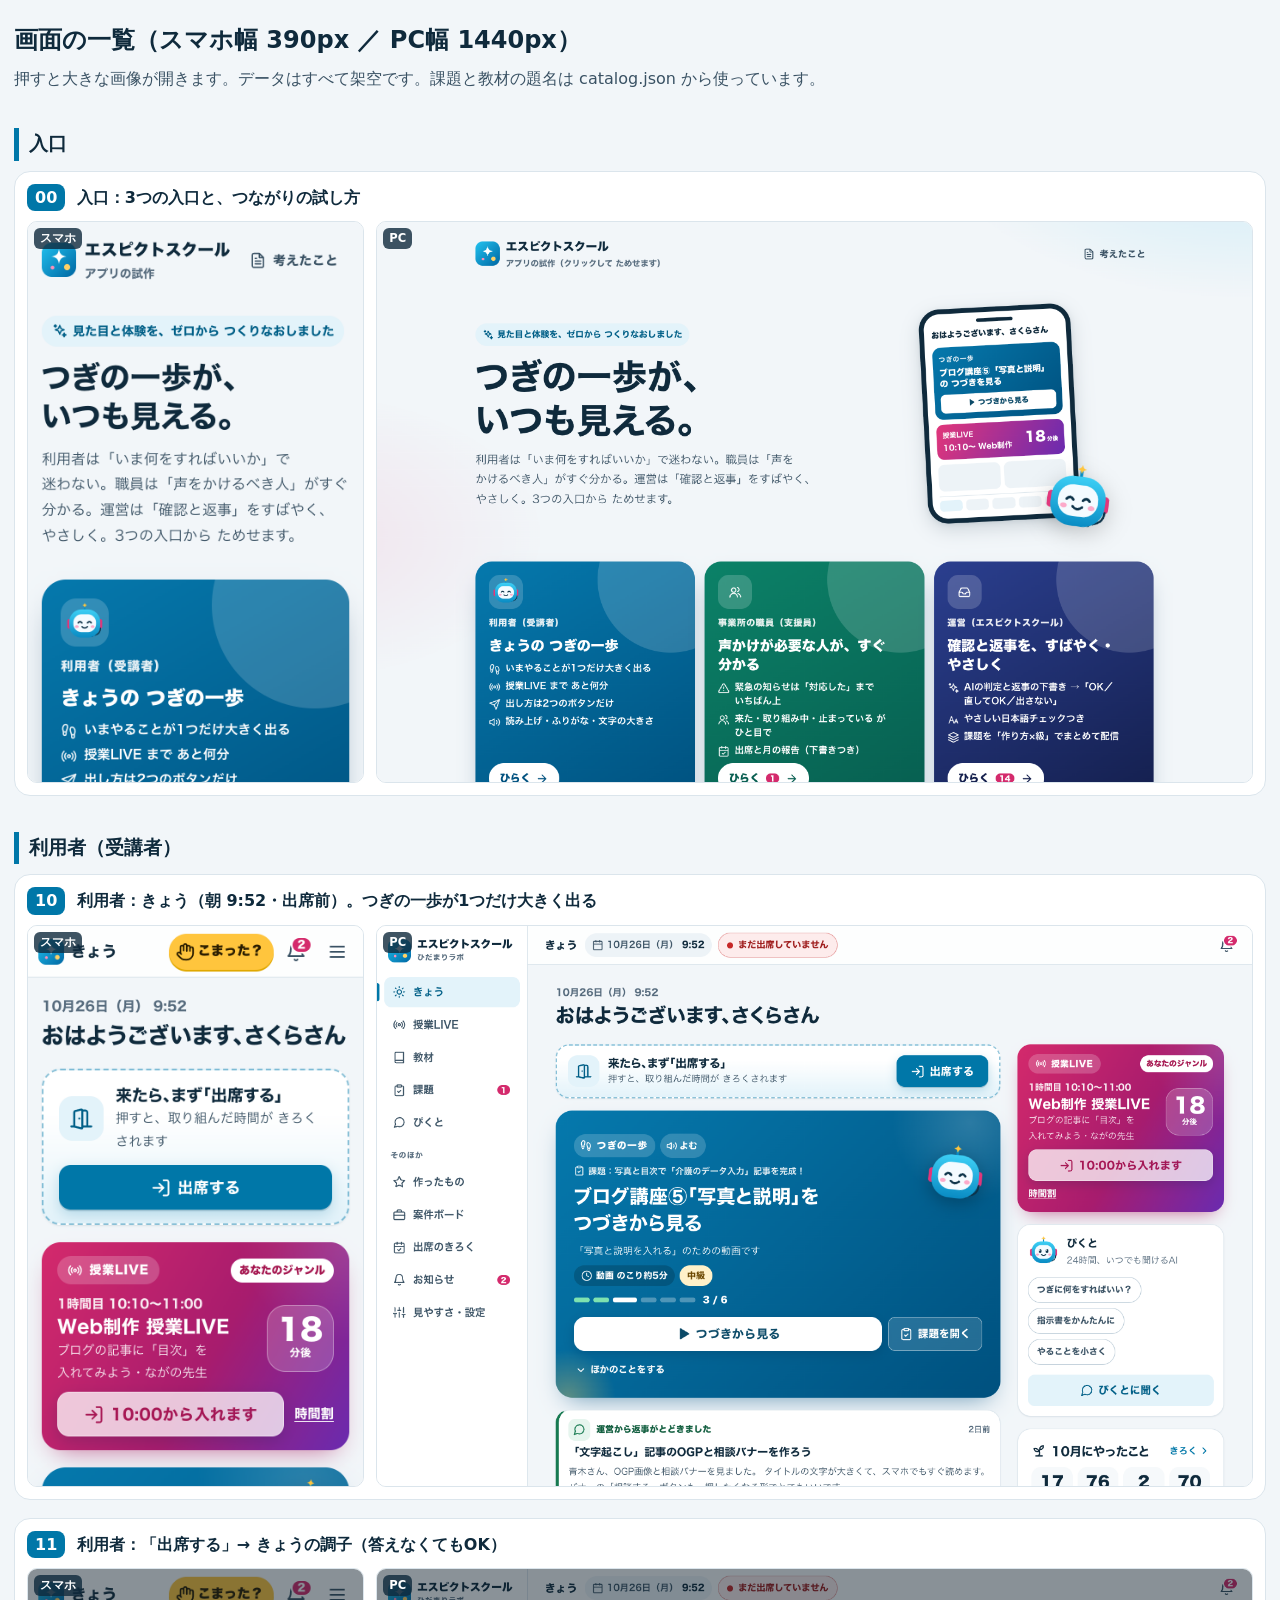
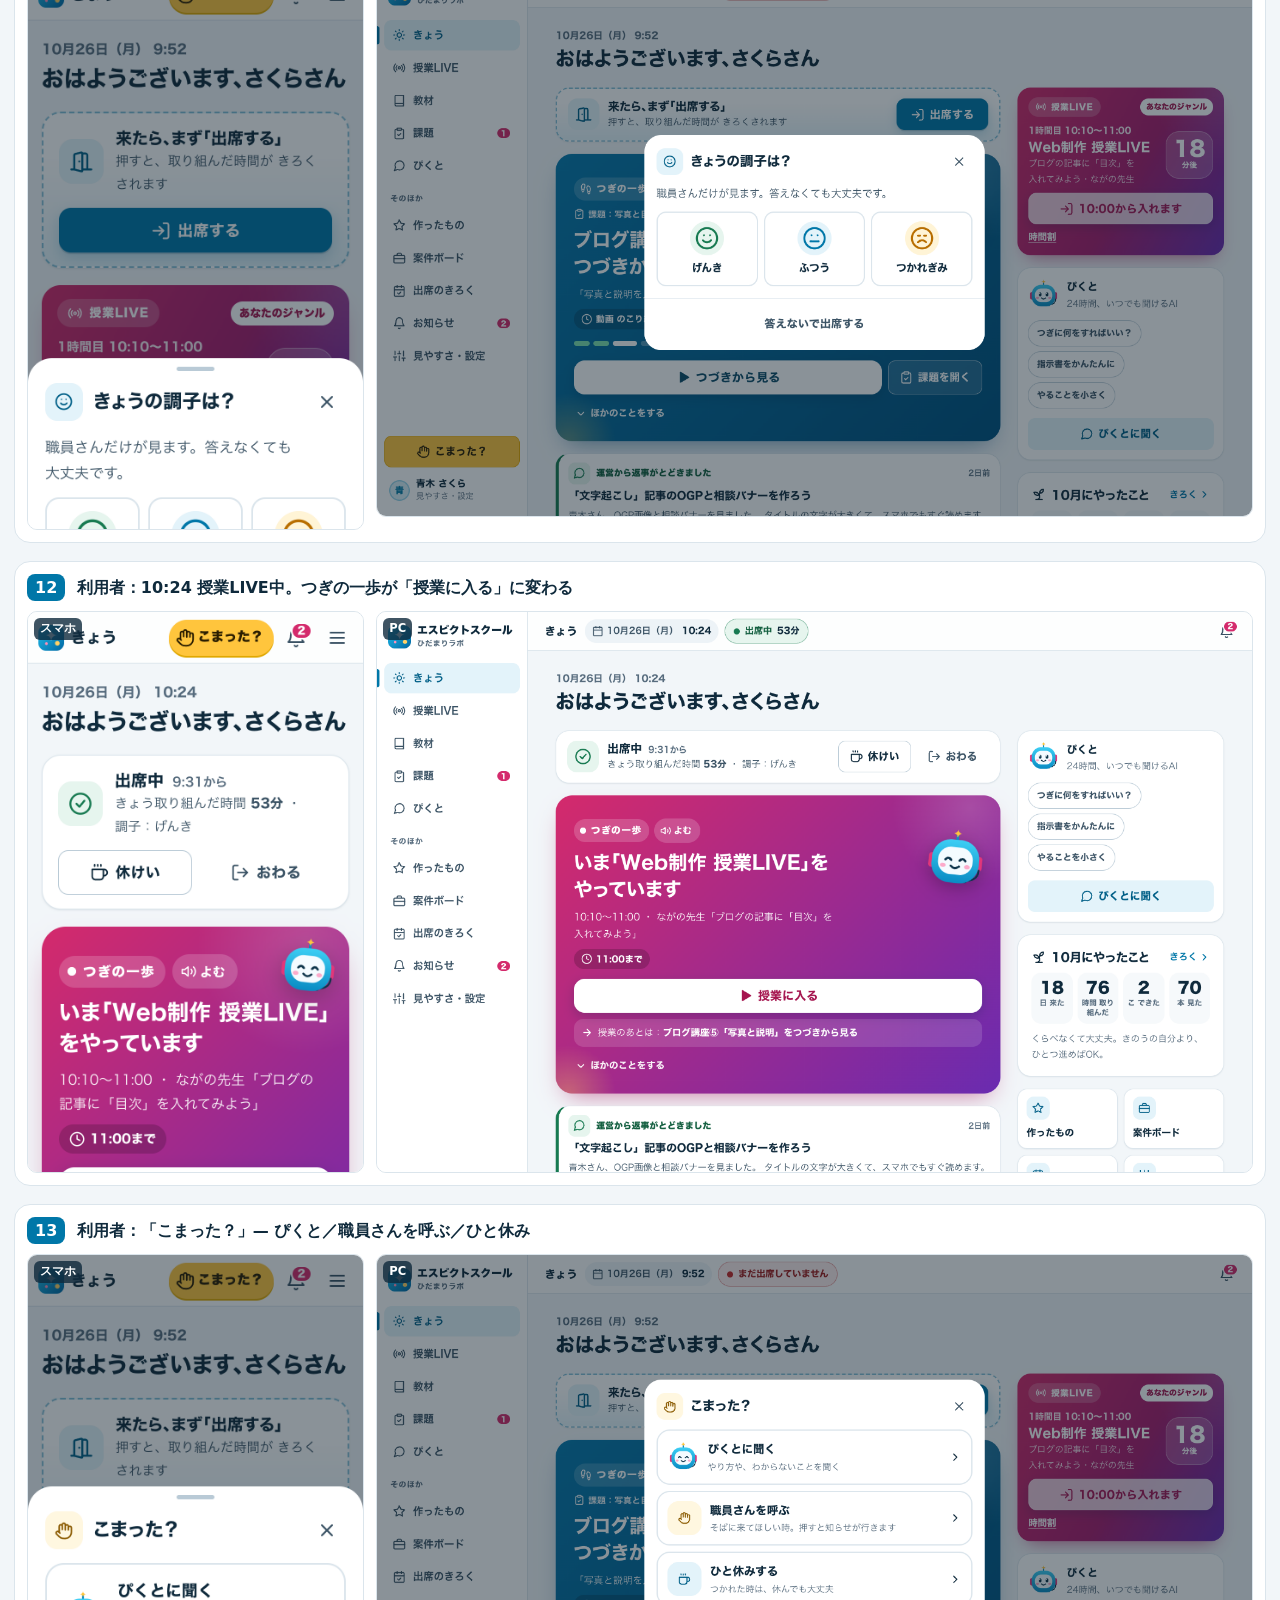
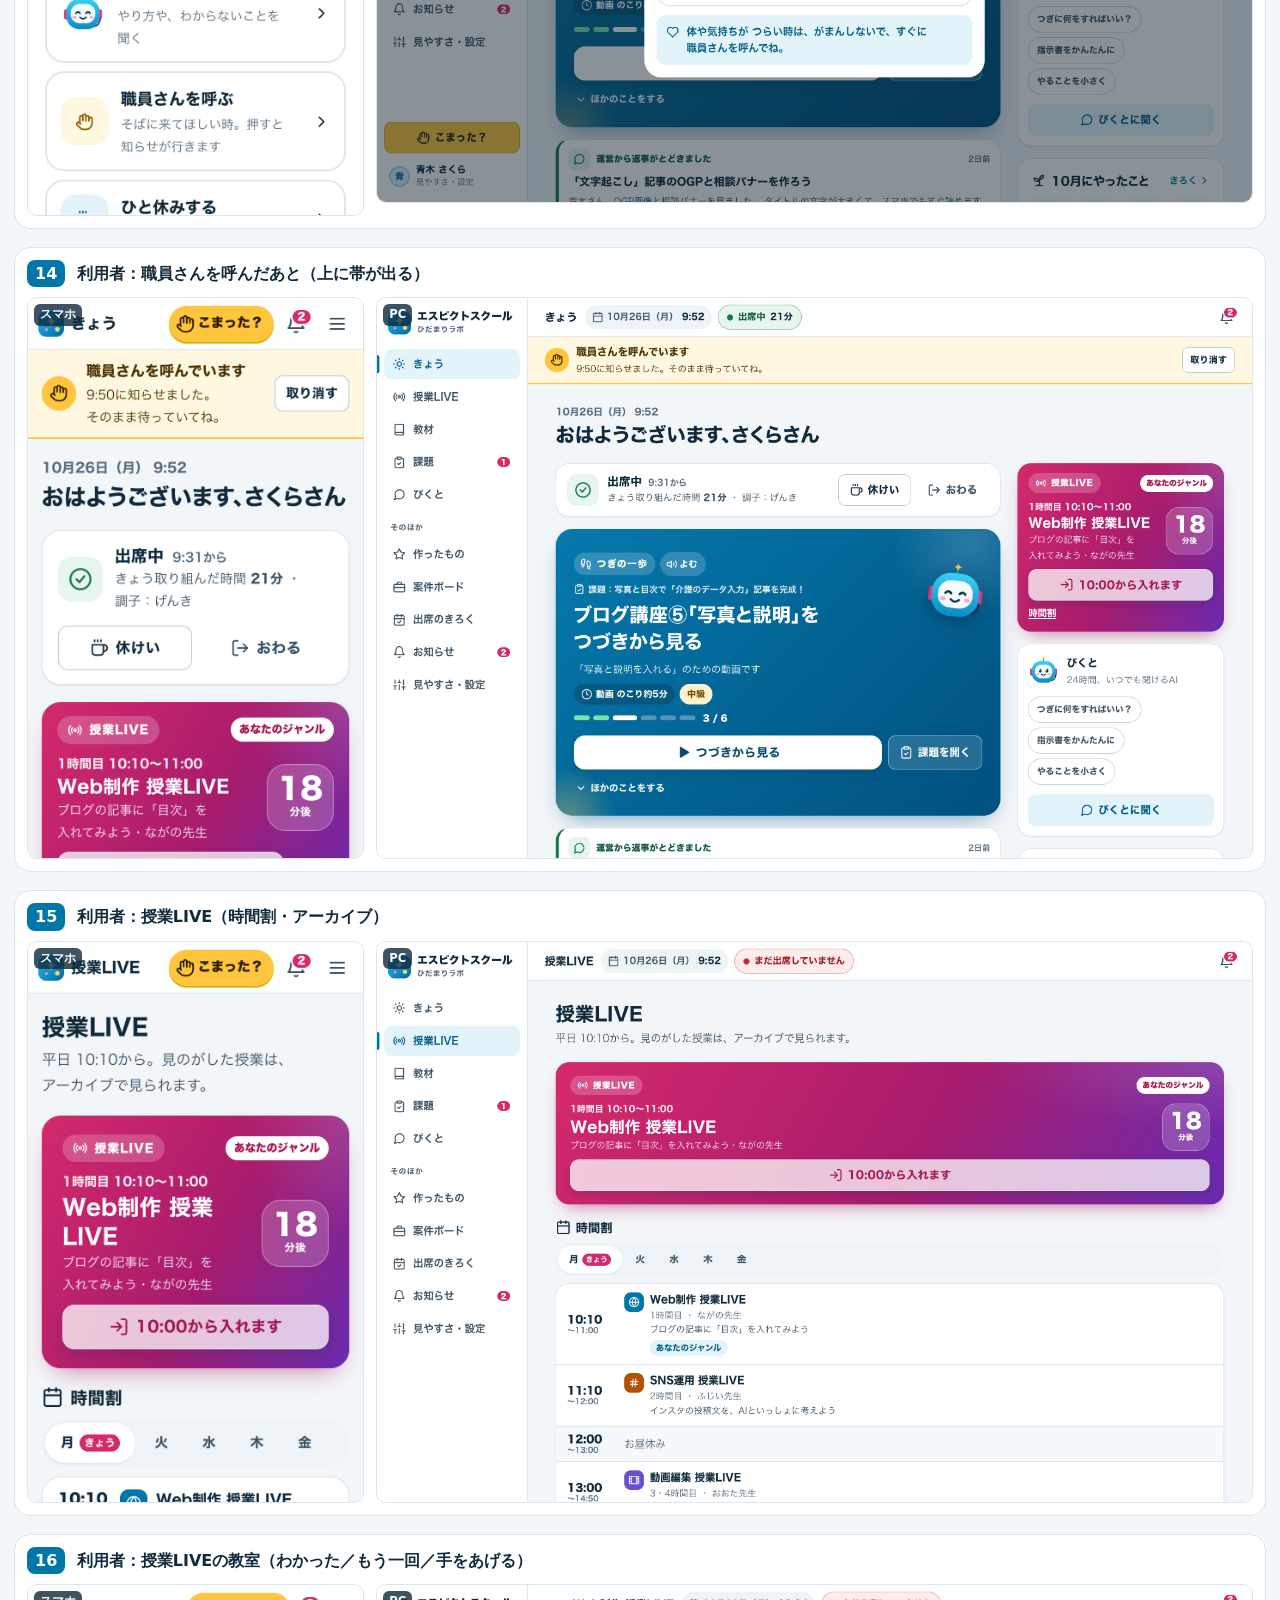
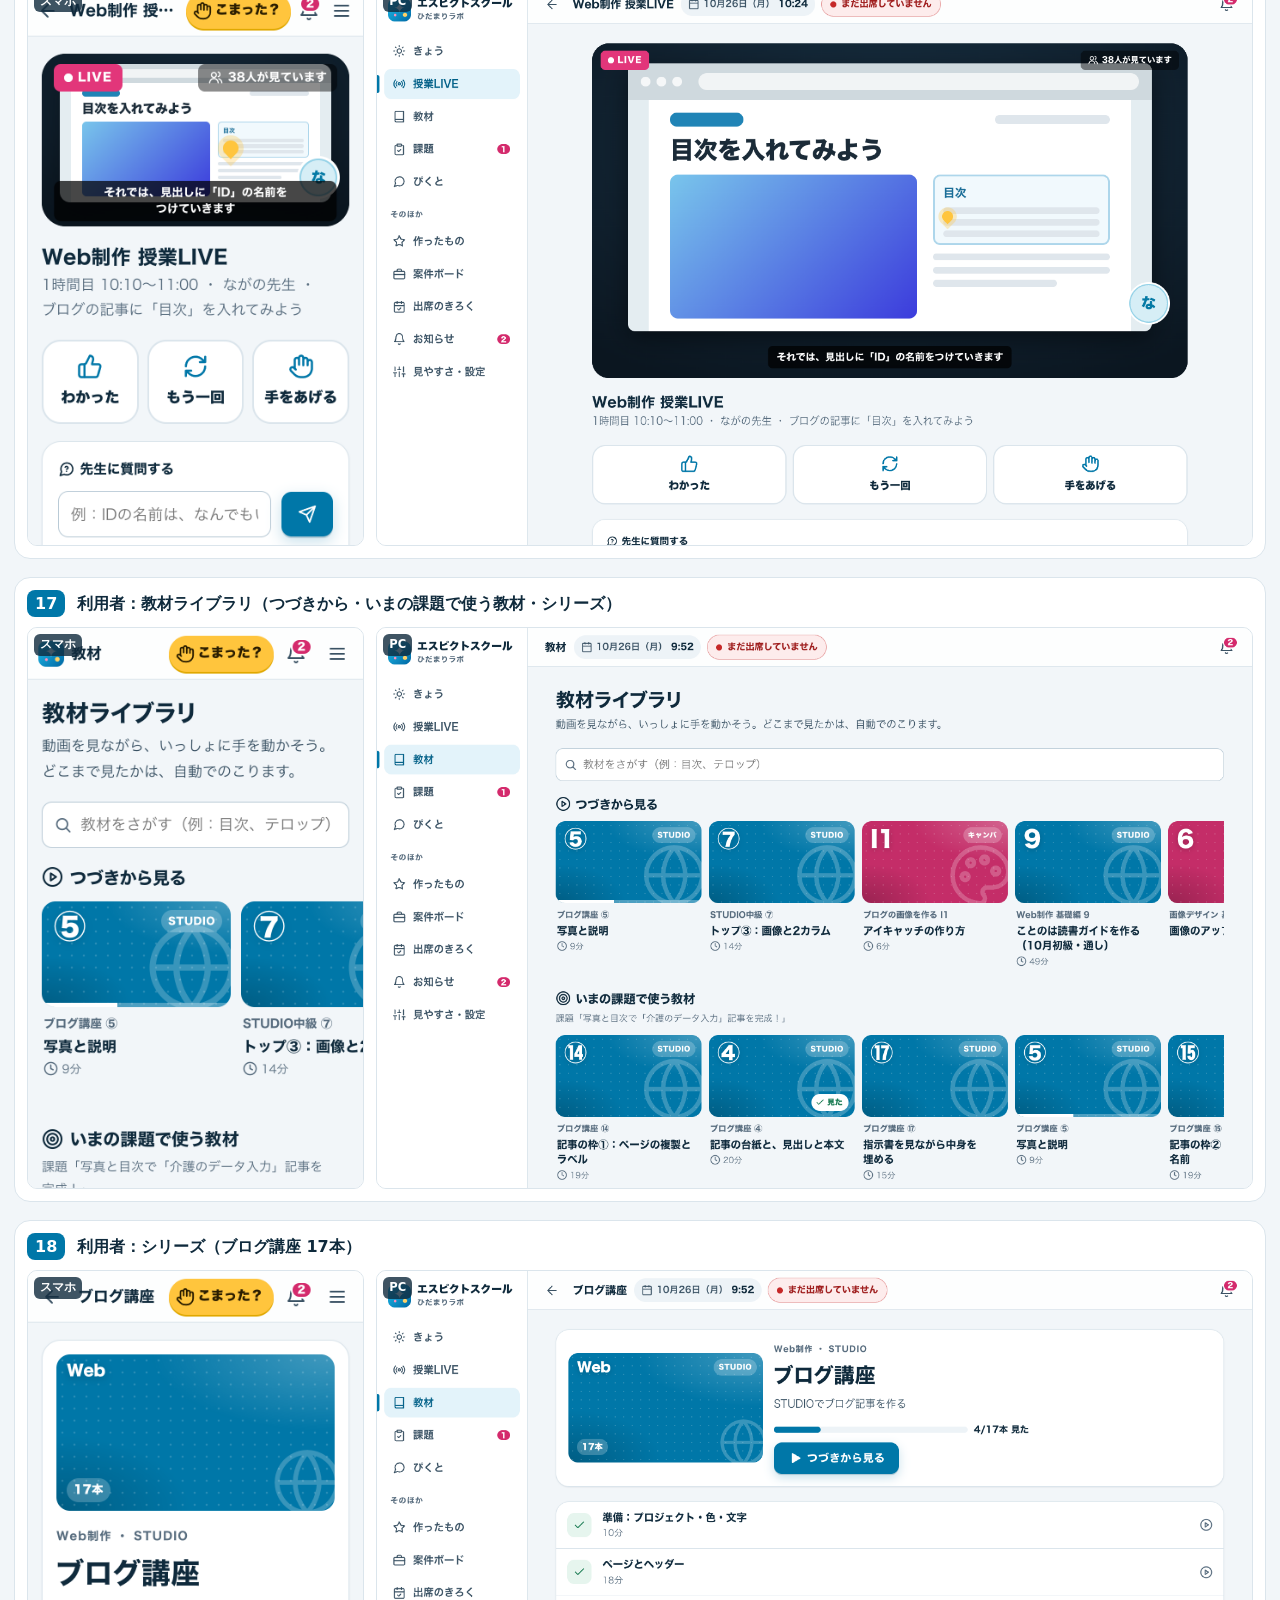
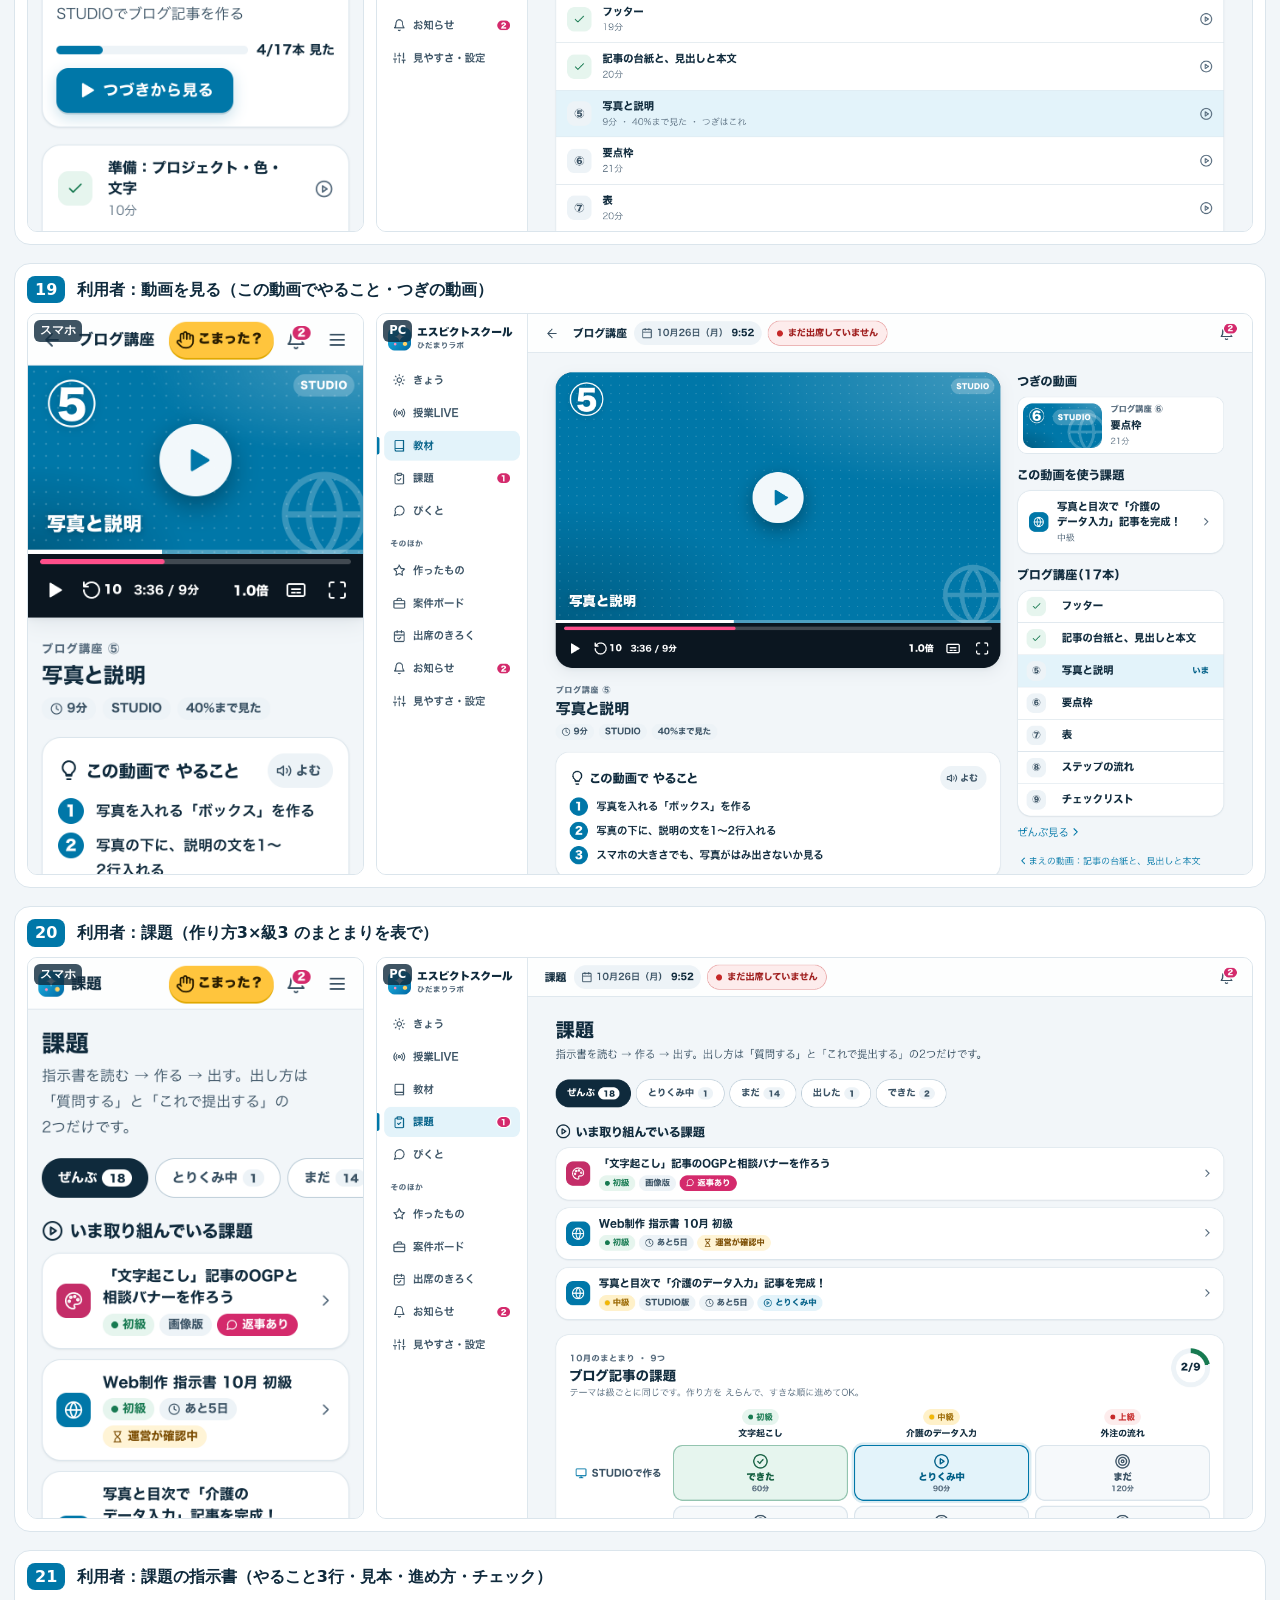
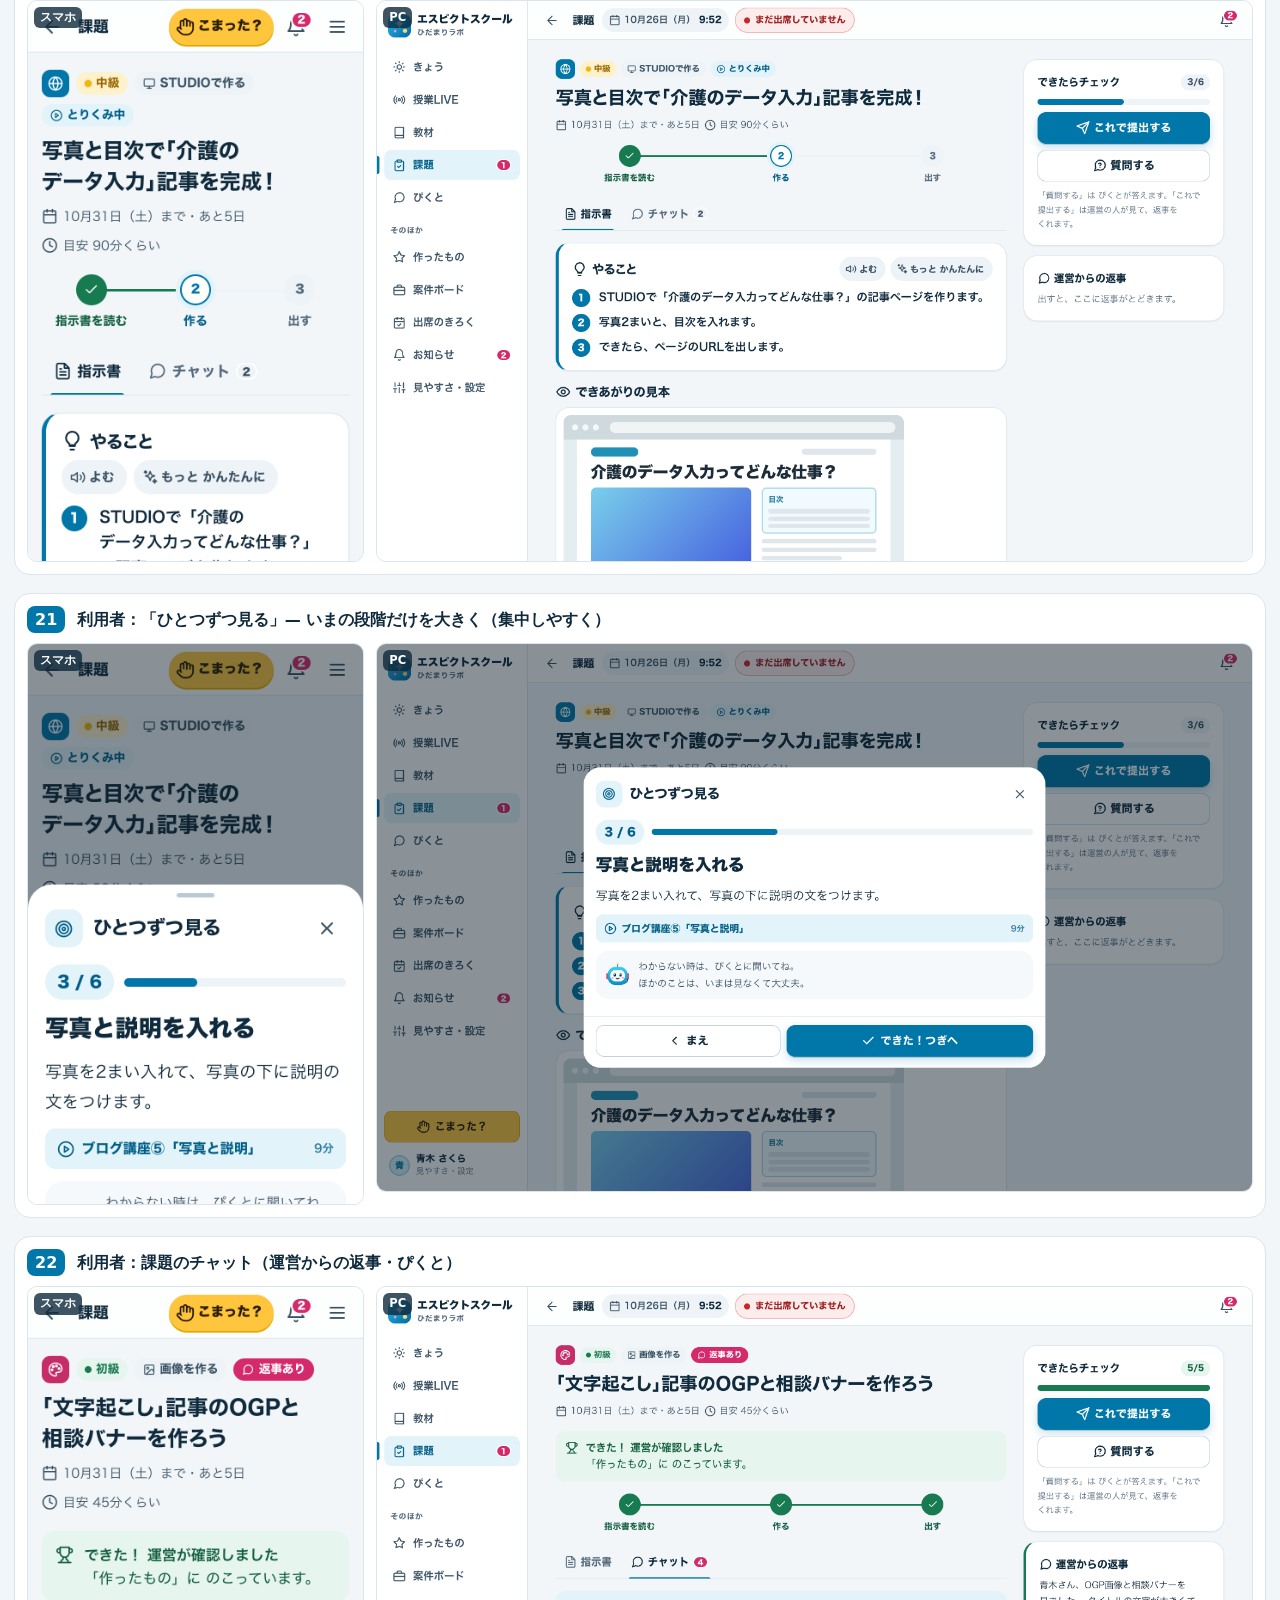
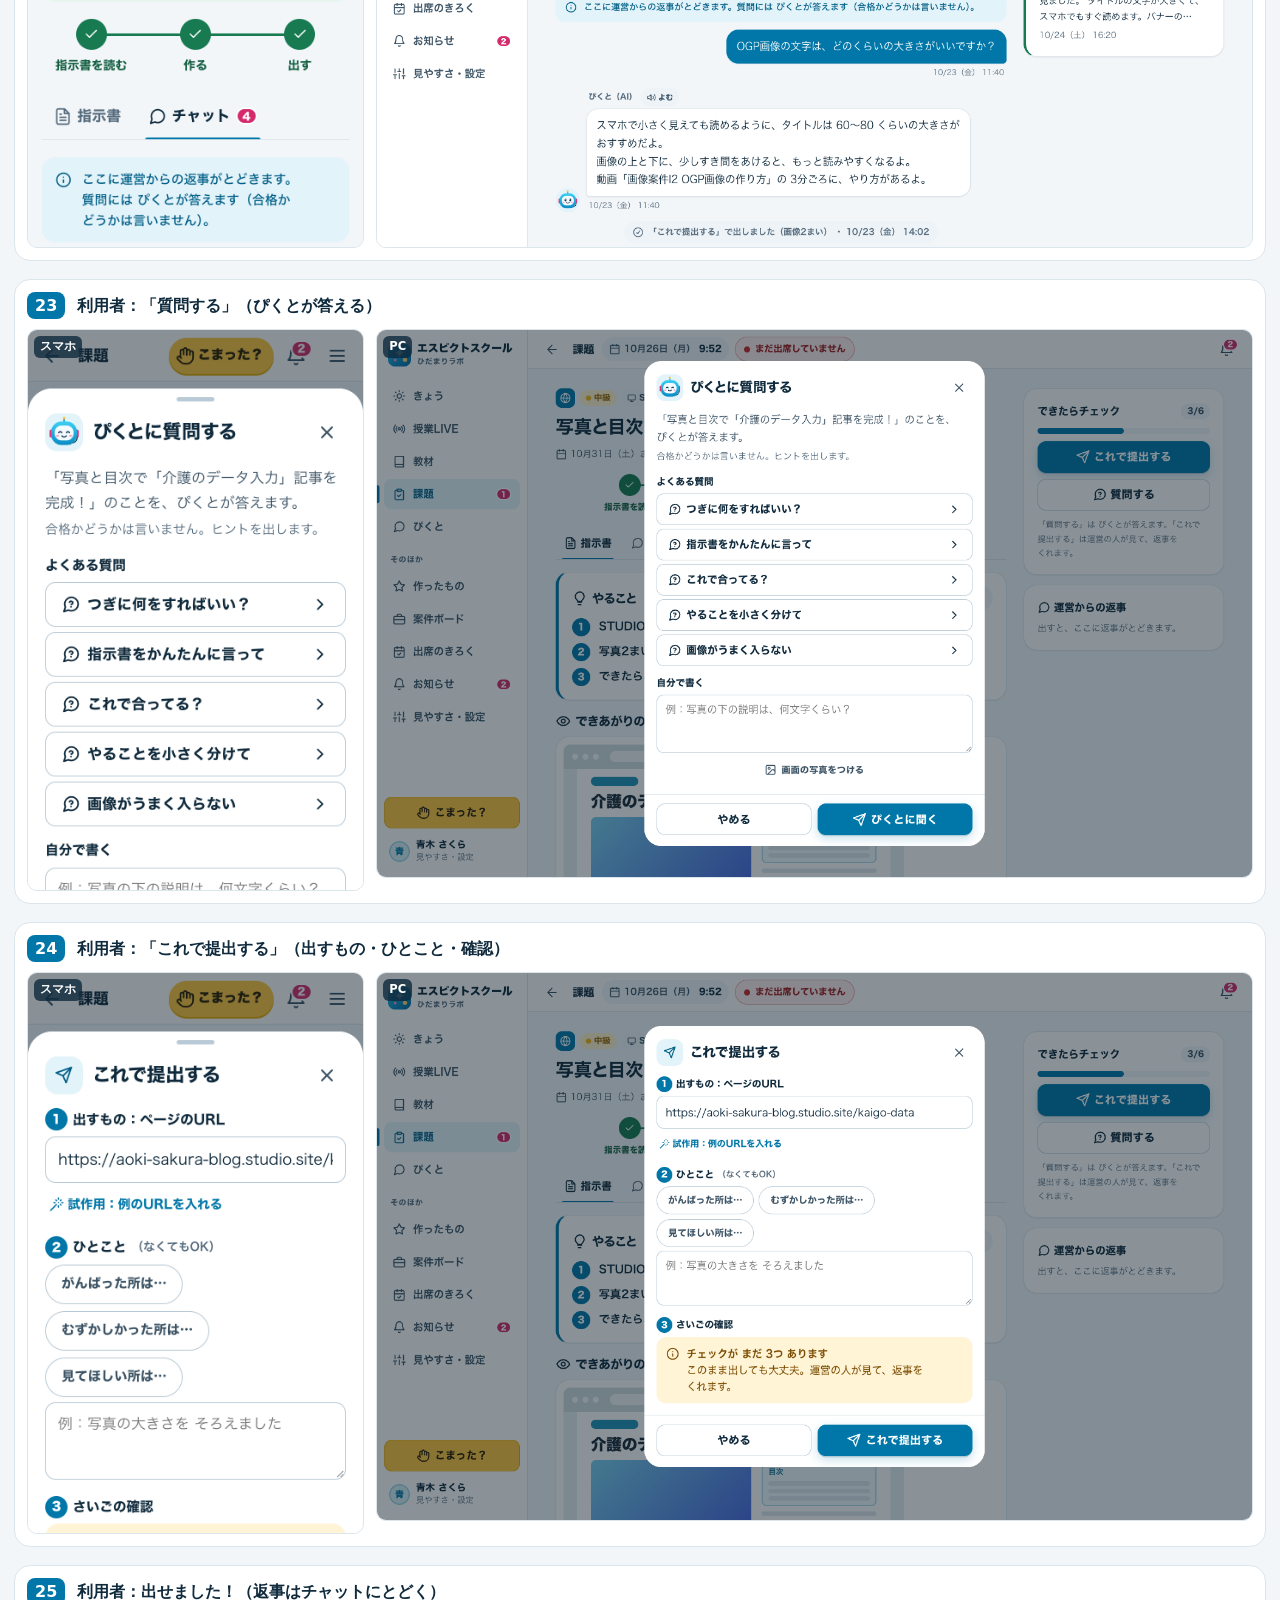
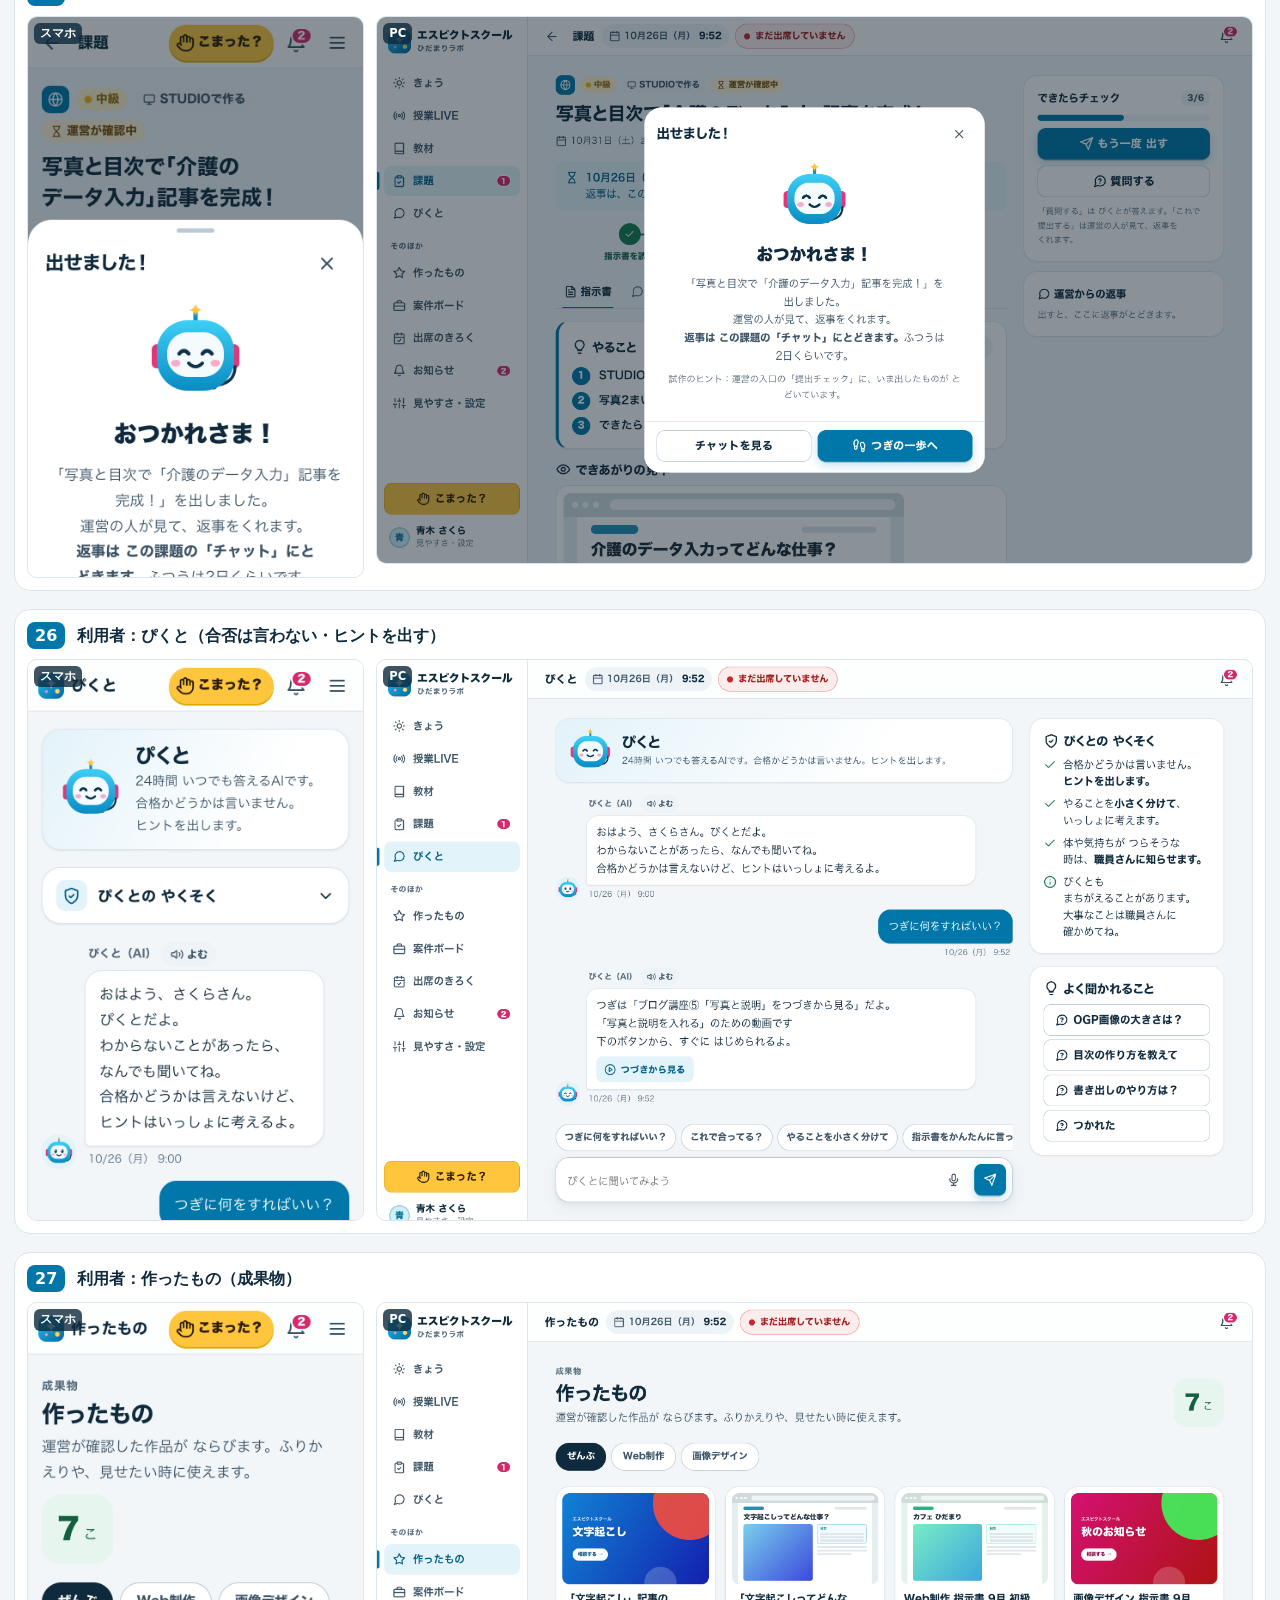
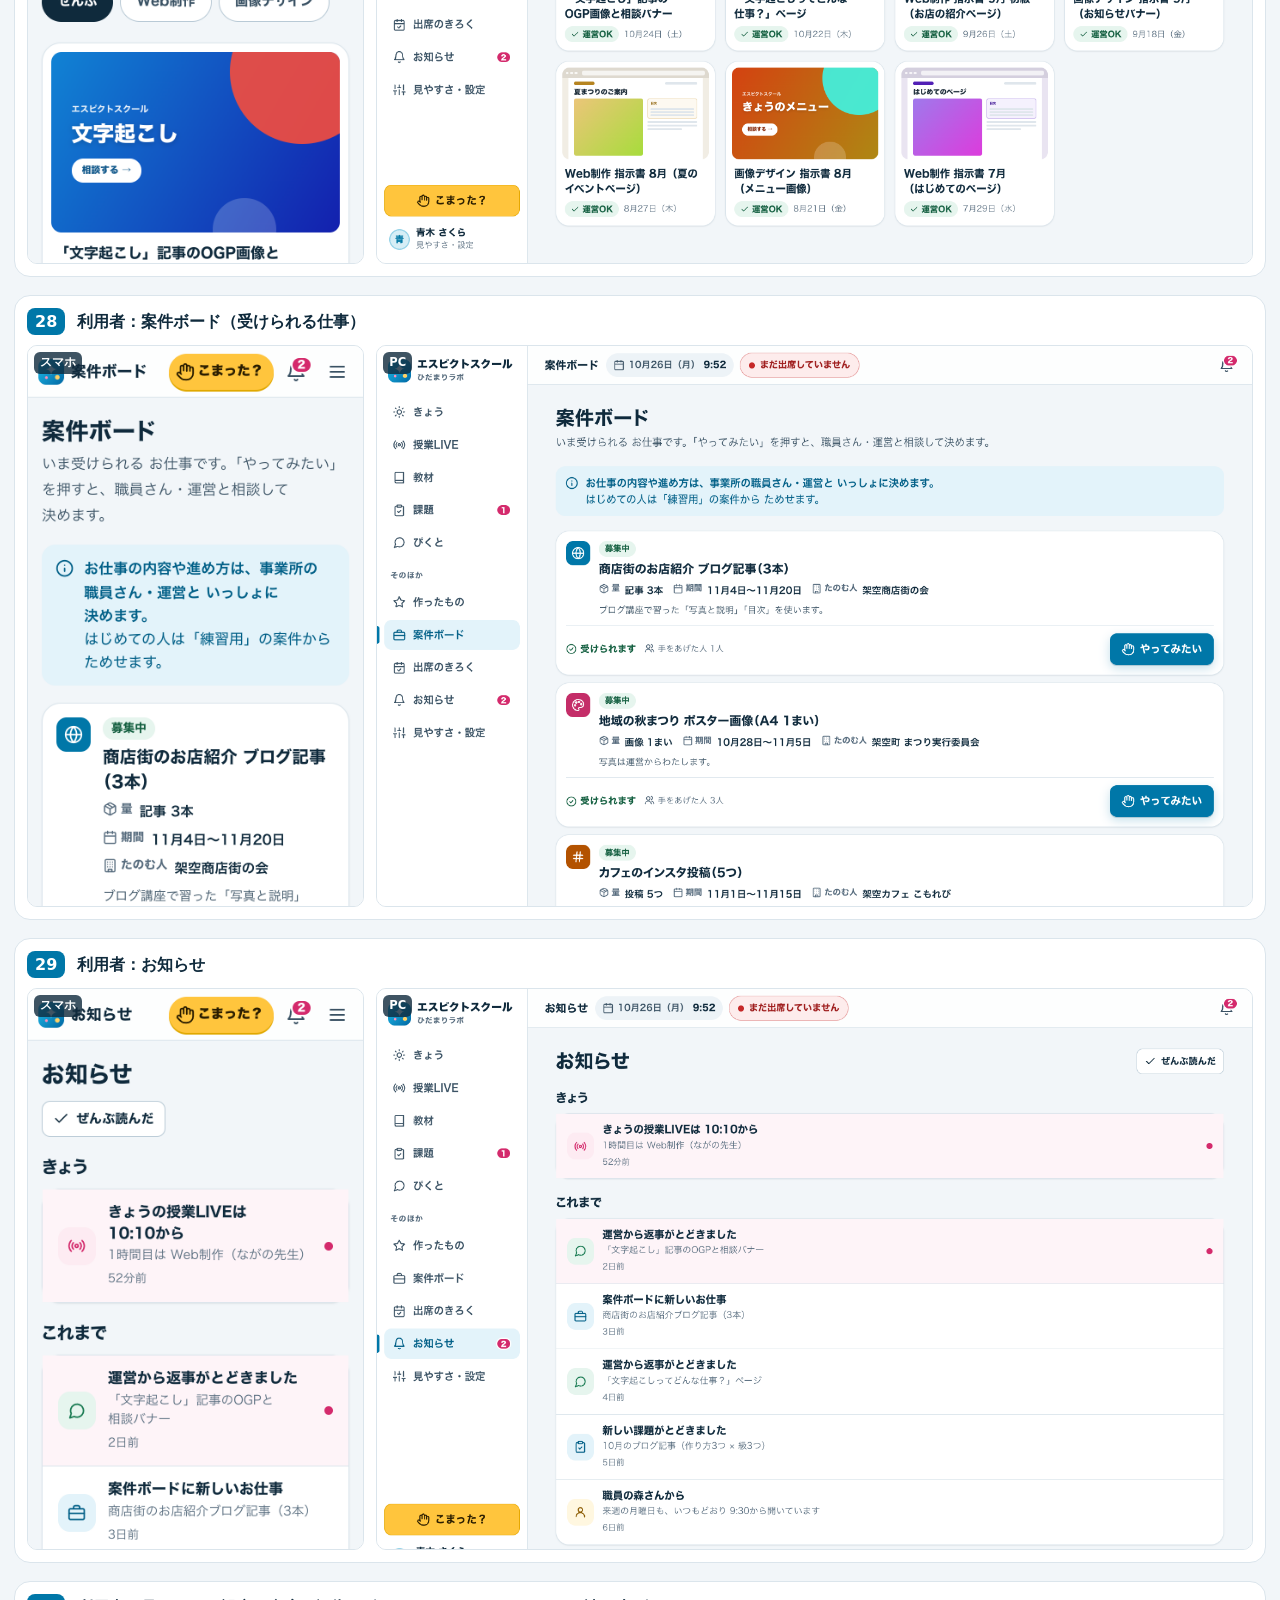
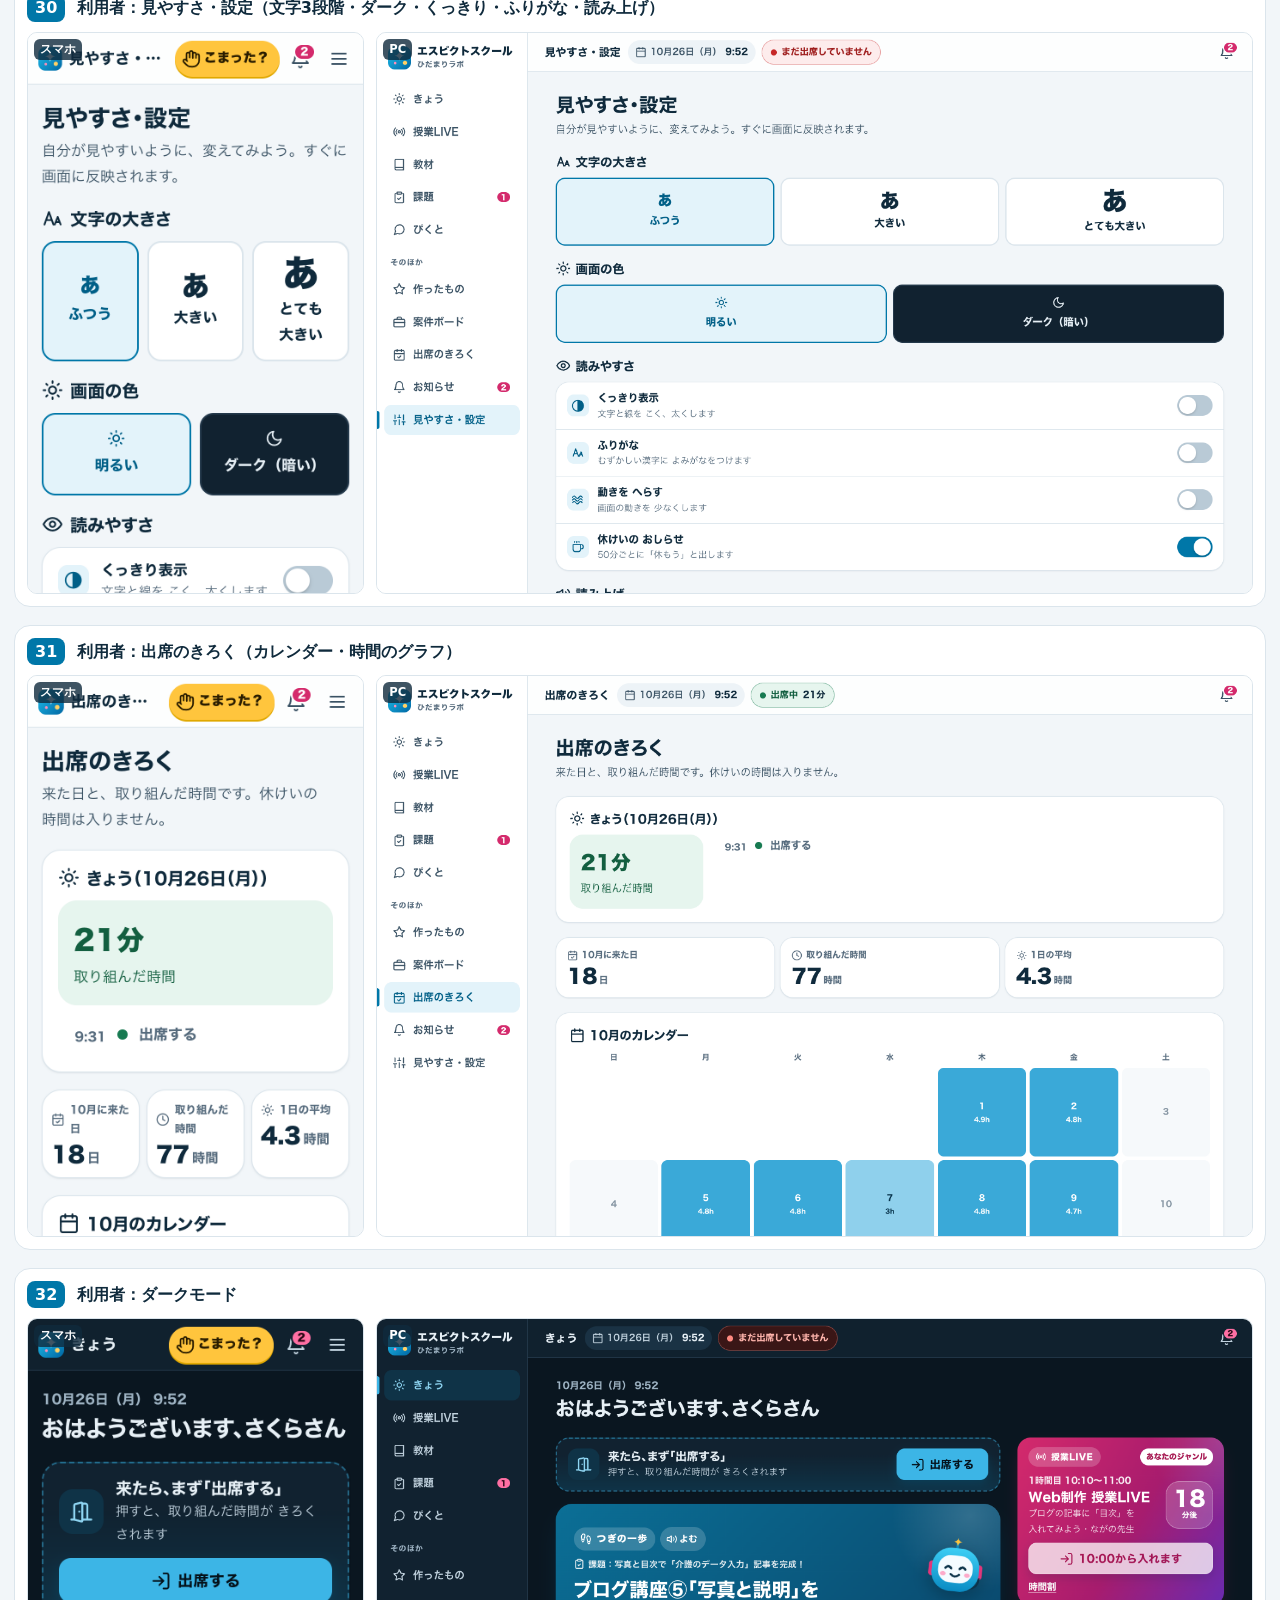
<file: shots/index.html>
<!doctype html><html lang="ja"><head>
<meta name="robots" content="noindex,nofollow"><meta charset="utf-8"><meta name="viewport" content="width=device-width,initial-scale=1"><title>画面の一覧｜エスピクトスクール（試作）</title>
<style>body{margin:0;font-family:"Hiragino Sans","BIZ UDPGothic",system-ui,sans-serif;background:#f2f6f9;color:#0f2a3c;line-height:1.7}main{max-width:1280px;margin:0 auto;padding:20px 14px 60px}h1{font-size:1.5rem;margin:0 0 4px}h2{margin:36px 0 10px;font-size:1.2rem;border-left:5px solid #0077a8;padding-left:10px}p{color:#3a5264;margin:0 0 8px}figure{margin:0 0 18px;background:#fff;border:1px solid #dbe5ec;border-radius:16px;padding:12px}figcaption{font-weight:700;margin-bottom:10px}figcaption b{display:inline-block;background:#0077a8;color:#fff;border-radius:8px;padding:0 8px;margin-right:6px}.pair{display:grid;grid-template-columns:minmax(0,1fr) minmax(0,2.6fr);gap:12px;align-items:start}.pair a{display:block;position:relative;border:1px solid #dbe5ec;border-radius:10px;overflow:hidden;max-height:560px;background:#fff}.pair img{width:100%;display:block}.pair span{position:absolute;left:6px;top:6px;background:rgba(15,42,60,.8);color:#fff;font-size:.72rem;font-weight:800;border-radius:6px;padding:1px 6px}@media(max-width:700px){.pair{grid-template-columns:1fr}.pair a.pc{max-height:320px}}</style></head>
<body><main><h1>画面の一覧（スマホ幅 390px ／ PC幅 1440px）</h1><p>押すと大きな画像が開きます。データはすべて架空です。課題と教材の題名は catalog.json から使っています。</p>
<h2>入口</h2><figure id="00-entrance"><figcaption><b>00</b> 入口：3つの入口と、つながりの試し方</figcaption><div class="pair"><a href="sp/00-entrance.png"><img loading="lazy" src="sp/00-entrance.png" alt="入口：3つの入口と、つながりの試し方（スマホ）"><span>スマホ</span></a><a href="pc/00-entrance.png" class="pc"><img loading="lazy" src="pc/00-entrance.png" alt="入口：3つの入口と、つながりの試し方（PC）"><span>PC</span></a></div></figure><h2>利用者（受講者）</h2><figure id="10-learner-home"><figcaption><b>10</b> 利用者：きょう（朝 9:52・出席前）。つぎの一歩が1つだけ大きく出る</figcaption><div class="pair"><a href="sp/10-learner-home.png"><img loading="lazy" src="sp/10-learner-home.png" alt="利用者：きょう（朝 9:52・出席前）。つぎの一歩が1つだけ大きく出る（スマホ）"><span>スマホ</span></a><a href="pc/10-learner-home.png" class="pc"><img loading="lazy" src="pc/10-learner-home.png" alt="利用者：きょう（朝 9:52・出席前）。つぎの一歩が1つだけ大きく出る（PC）"><span>PC</span></a></div></figure><figure id="11-learner-checkin"><figcaption><b>11</b> 利用者：「出席する」→ きょうの調子（答えなくてもOK）</figcaption><div class="pair"><a href="sp/11-learner-checkin.png"><img loading="lazy" src="sp/11-learner-checkin.png" alt="利用者：「出席する」→ きょうの調子（答えなくてもOK）（スマホ）"><span>スマホ</span></a><a href="pc/11-learner-checkin.png" class="pc"><img loading="lazy" src="pc/11-learner-checkin.png" alt="利用者：「出席する」→ きょうの調子（答えなくてもOK）（PC）"><span>PC</span></a></div></figure><figure id="12-learner-home-live"><figcaption><b>12</b> 利用者：10:24 授業LIVE中。つぎの一歩が「授業に入る」に変わる</figcaption><div class="pair"><a href="sp/12-learner-home-live.png"><img loading="lazy" src="sp/12-learner-home-live.png" alt="利用者：10:24 授業LIVE中。つぎの一歩が「授業に入る」に変わる（スマホ）"><span>スマホ</span></a><a href="pc/12-learner-home-live.png" class="pc"><img loading="lazy" src="pc/12-learner-home-live.png" alt="利用者：10:24 授業LIVE中。つぎの一歩が「授業に入る」に変わる（PC）"><span>PC</span></a></div></figure><figure id="13-learner-help"><figcaption><b>13</b> 利用者：「こまった？」— ぴくと／職員さんを呼ぶ／ひと休み</figcaption><div class="pair"><a href="sp/13-learner-help.png"><img loading="lazy" src="sp/13-learner-help.png" alt="利用者：「こまった？」— ぴくと／職員さんを呼ぶ／ひと休み（スマホ）"><span>スマホ</span></a><a href="pc/13-learner-help.png" class="pc"><img loading="lazy" src="pc/13-learner-help.png" alt="利用者：「こまった？」— ぴくと／職員さんを呼ぶ／ひと休み（PC）"><span>PC</span></a></div></figure><figure id="14-learner-called"><figcaption><b>14</b> 利用者：職員さんを呼んだあと（上に帯が出る）</figcaption><div class="pair"><a href="sp/14-learner-called.png"><img loading="lazy" src="sp/14-learner-called.png" alt="利用者：職員さんを呼んだあと（上に帯が出る）（スマホ）"><span>スマホ</span></a><a href="pc/14-learner-called.png" class="pc"><img loading="lazy" src="pc/14-learner-called.png" alt="利用者：職員さんを呼んだあと（上に帯が出る）（PC）"><span>PC</span></a></div></figure><figure id="15-learner-live"><figcaption><b>15</b> 利用者：授業LIVE（時間割・アーカイブ）</figcaption><div class="pair"><a href="sp/15-learner-live.png"><img loading="lazy" src="sp/15-learner-live.png" alt="利用者：授業LIVE（時間割・アーカイブ）（スマホ）"><span>スマホ</span></a><a href="pc/15-learner-live.png" class="pc"><img loading="lazy" src="pc/15-learner-live.png" alt="利用者：授業LIVE（時間割・アーカイブ）（PC）"><span>PC</span></a></div></figure><figure id="16-learner-live-room"><figcaption><b>16</b> 利用者：授業LIVEの教室（わかった／もう一回／手をあげる）</figcaption><div class="pair"><a href="sp/16-learner-live-room.png"><img loading="lazy" src="sp/16-learner-live-room.png" alt="利用者：授業LIVEの教室（わかった／もう一回／手をあげる）（スマホ）"><span>スマホ</span></a><a href="pc/16-learner-live-room.png" class="pc"><img loading="lazy" src="pc/16-learner-live-room.png" alt="利用者：授業LIVEの教室（わかった／もう一回／手をあげる）（PC）"><span>PC</span></a></div></figure><figure id="17-learner-library"><figcaption><b>17</b> 利用者：教材ライブラリ（つづきから・いまの課題で使う教材・シリーズ）</figcaption><div class="pair"><a href="sp/17-learner-library.png"><img loading="lazy" src="sp/17-learner-library.png" alt="利用者：教材ライブラリ（つづきから・いまの課題で使う教材・シリーズ）（スマホ）"><span>スマホ</span></a><a href="pc/17-learner-library.png" class="pc"><img loading="lazy" src="pc/17-learner-library.png" alt="利用者：教材ライブラリ（つづきから・いまの課題で使う教材・シリーズ）（PC）"><span>PC</span></a></div></figure><figure id="18-learner-series"><figcaption><b>18</b> 利用者：シリーズ（ブログ講座 17本）</figcaption><div class="pair"><a href="sp/18-learner-series.png"><img loading="lazy" src="sp/18-learner-series.png" alt="利用者：シリーズ（ブログ講座 17本）（スマホ）"><span>スマホ</span></a><a href="pc/18-learner-series.png" class="pc"><img loading="lazy" src="pc/18-learner-series.png" alt="利用者：シリーズ（ブログ講座 17本）（PC）"><span>PC</span></a></div></figure><figure id="19-learner-watch"><figcaption><b>19</b> 利用者：動画を見る（この動画でやること・つぎの動画）</figcaption><div class="pair"><a href="sp/19-learner-watch.png"><img loading="lazy" src="sp/19-learner-watch.png" alt="利用者：動画を見る（この動画でやること・つぎの動画）（スマホ）"><span>スマホ</span></a><a href="pc/19-learner-watch.png" class="pc"><img loading="lazy" src="pc/19-learner-watch.png" alt="利用者：動画を見る（この動画でやること・つぎの動画）（PC）"><span>PC</span></a></div></figure><figure id="20-learner-tasks"><figcaption><b>20</b> 利用者：課題（作り方3×級3 のまとまりを表で）</figcaption><div class="pair"><a href="sp/20-learner-tasks.png"><img loading="lazy" src="sp/20-learner-tasks.png" alt="利用者：課題（作り方3×級3 のまとまりを表で）（スマホ）"><span>スマホ</span></a><a href="pc/20-learner-tasks.png" class="pc"><img loading="lazy" src="pc/20-learner-tasks.png" alt="利用者：課題（作り方3×級3 のまとまりを表で）（PC）"><span>PC</span></a></div></figure><figure id="21-learner-task"><figcaption><b>21</b> 利用者：課題の指示書（やること3行・見本・進め方・チェック）</figcaption><div class="pair"><a href="sp/21-learner-task.png"><img loading="lazy" src="sp/21-learner-task.png" alt="利用者：課題の指示書（やること3行・見本・進め方・チェック）（スマホ）"><span>スマホ</span></a><a href="pc/21-learner-task.png" class="pc"><img loading="lazy" src="pc/21-learner-task.png" alt="利用者：課題の指示書（やること3行・見本・進め方・チェック）（PC）"><span>PC</span></a></div></figure><figure id="21b-learner-focus"><figcaption><b>21</b> 利用者：「ひとつずつ見る」— いまの段階だけを大きく（集中しやすく）</figcaption><div class="pair"><a href="sp/21b-learner-focus.png"><img loading="lazy" src="sp/21b-learner-focus.png" alt="利用者：「ひとつずつ見る」— いまの段階だけを大きく（集中しやすく）（スマホ）"><span>スマホ</span></a><a href="pc/21b-learner-focus.png" class="pc"><img loading="lazy" src="pc/21b-learner-focus.png" alt="利用者：「ひとつずつ見る」— いまの段階だけを大きく（集中しやすく）（PC）"><span>PC</span></a></div></figure><figure id="22-learner-task-chat"><figcaption><b>22</b> 利用者：課題のチャット（運営からの返事・ぴくと）</figcaption><div class="pair"><a href="sp/22-learner-task-chat.png"><img loading="lazy" src="sp/22-learner-task-chat.png" alt="利用者：課題のチャット（運営からの返事・ぴくと）（スマホ）"><span>スマホ</span></a><a href="pc/22-learner-task-chat.png" class="pc"><img loading="lazy" src="pc/22-learner-task-chat.png" alt="利用者：課題のチャット（運営からの返事・ぴくと）（PC）"><span>PC</span></a></div></figure><figure id="23-learner-ask"><figcaption><b>23</b> 利用者：「質問する」（ぴくとが答える）</figcaption><div class="pair"><a href="sp/23-learner-ask.png"><img loading="lazy" src="sp/23-learner-ask.png" alt="利用者：「質問する」（ぴくとが答える）（スマホ）"><span>スマホ</span></a><a href="pc/23-learner-ask.png" class="pc"><img loading="lazy" src="pc/23-learner-ask.png" alt="利用者：「質問する」（ぴくとが答える）（PC）"><span>PC</span></a></div></figure><figure id="24-learner-submit"><figcaption><b>24</b> 利用者：「これで提出する」（出すもの・ひとこと・確認）</figcaption><div class="pair"><a href="sp/24-learner-submit.png"><img loading="lazy" src="sp/24-learner-submit.png" alt="利用者：「これで提出する」（出すもの・ひとこと・確認）（スマホ）"><span>スマホ</span></a><a href="pc/24-learner-submit.png" class="pc"><img loading="lazy" src="pc/24-learner-submit.png" alt="利用者：「これで提出する」（出すもの・ひとこと・確認）（PC）"><span>PC</span></a></div></figure><figure id="25-learner-submitted"><figcaption><b>25</b> 利用者：出せました！（返事はチャットにとどく）</figcaption><div class="pair"><a href="sp/25-learner-submitted.png"><img loading="lazy" src="sp/25-learner-submitted.png" alt="利用者：出せました！（返事はチャットにとどく）（スマホ）"><span>スマホ</span></a><a href="pc/25-learner-submitted.png" class="pc"><img loading="lazy" src="pc/25-learner-submitted.png" alt="利用者：出せました！（返事はチャットにとどく）（PC）"><span>PC</span></a></div></figure><figure id="26-learner-pikuto"><figcaption><b>26</b> 利用者：ぴくと（合否は言わない・ヒントを出す）</figcaption><div class="pair"><a href="sp/26-learner-pikuto.png"><img loading="lazy" src="sp/26-learner-pikuto.png" alt="利用者：ぴくと（合否は言わない・ヒントを出す）（スマホ）"><span>スマホ</span></a><a href="pc/26-learner-pikuto.png" class="pc"><img loading="lazy" src="pc/26-learner-pikuto.png" alt="利用者：ぴくと（合否は言わない・ヒントを出す）（PC）"><span>PC</span></a></div></figure><figure id="27-learner-works"><figcaption><b>27</b> 利用者：作ったもの（成果物）</figcaption><div class="pair"><a href="sp/27-learner-works.png"><img loading="lazy" src="sp/27-learner-works.png" alt="利用者：作ったもの（成果物）（スマホ）"><span>スマホ</span></a><a href="pc/27-learner-works.png" class="pc"><img loading="lazy" src="pc/27-learner-works.png" alt="利用者：作ったもの（成果物）（PC）"><span>PC</span></a></div></figure><figure id="28-learner-jobs"><figcaption><b>28</b> 利用者：案件ボード（受けられる仕事）</figcaption><div class="pair"><a href="sp/28-learner-jobs.png"><img loading="lazy" src="sp/28-learner-jobs.png" alt="利用者：案件ボード（受けられる仕事）（スマホ）"><span>スマホ</span></a><a href="pc/28-learner-jobs.png" class="pc"><img loading="lazy" src="pc/28-learner-jobs.png" alt="利用者：案件ボード（受けられる仕事）（PC）"><span>PC</span></a></div></figure><figure id="29-learner-notices"><figcaption><b>29</b> 利用者：お知らせ</figcaption><div class="pair"><a href="sp/29-learner-notices.png"><img loading="lazy" src="sp/29-learner-notices.png" alt="利用者：お知らせ（スマホ）"><span>スマホ</span></a><a href="pc/29-learner-notices.png" class="pc"><img loading="lazy" src="pc/29-learner-notices.png" alt="利用者：お知らせ（PC）"><span>PC</span></a></div></figure><figure id="30-learner-settings"><figcaption><b>30</b> 利用者：見やすさ・設定（文字3段階・ダーク・くっきり・ふりがな・読み上げ）</figcaption><div class="pair"><a href="sp/30-learner-settings.png"><img loading="lazy" src="sp/30-learner-settings.png" alt="利用者：見やすさ・設定（文字3段階・ダーク・くっきり・ふりがな・読み上げ）（スマホ）"><span>スマホ</span></a><a href="pc/30-learner-settings.png" class="pc"><img loading="lazy" src="pc/30-learner-settings.png" alt="利用者：見やすさ・設定（文字3段階・ダーク・くっきり・ふりがな・読み上げ）（PC）"><span>PC</span></a></div></figure><figure id="31-learner-record"><figcaption><b>31</b> 利用者：出席のきろく（カレンダー・時間のグラフ）</figcaption><div class="pair"><a href="sp/31-learner-record.png"><img loading="lazy" src="sp/31-learner-record.png" alt="利用者：出席のきろく（カレンダー・時間のグラフ）（スマホ）"><span>スマホ</span></a><a href="pc/31-learner-record.png" class="pc"><img loading="lazy" src="pc/31-learner-record.png" alt="利用者：出席のきろく（カレンダー・時間のグラフ）（PC）"><span>PC</span></a></div></figure><figure id="32-learner-dark"><figcaption><b>32</b> 利用者：ダークモード</figcaption><div class="pair"><a href="sp/32-learner-dark.png"><img loading="lazy" src="sp/32-learner-dark.png" alt="利用者：ダークモード（スマホ）"><span>スマホ</span></a><a href="pc/32-learner-dark.png" class="pc"><img loading="lazy" src="pc/32-learner-dark.png" alt="利用者：ダークモード（PC）"><span>PC</span></a></div></figure><figure id="33-learner-bigtext-furigana"><figcaption><b>33</b> 利用者：文字「とても大きい」＋ふりがな</figcaption><div class="pair"><a href="sp/33-learner-bigtext-furigana.png"><img loading="lazy" src="sp/33-learner-bigtext-furigana.png" alt="利用者：文字「とても大きい」＋ふりがな（スマホ）"><span>スマホ</span></a><a href="pc/33-learner-bigtext-furigana.png" class="pc"><img loading="lazy" src="pc/33-learner-bigtext-furigana.png" alt="利用者：文字「とても大きい」＋ふりがな（PC）"><span>PC</span></a></div></figure><figure id="34-learner-contrast"><figcaption><b>34</b> 利用者：くっきり表示</figcaption><div class="pair"><a href="sp/34-learner-contrast.png"><img loading="lazy" src="sp/34-learner-contrast.png" alt="利用者：くっきり表示（スマホ）"><span>スマホ</span></a><a href="pc/34-learner-contrast.png" class="pc"><img loading="lazy" src="pc/34-learner-contrast.png" alt="利用者：くっきり表示（PC）"><span>PC</span></a></div></figure><h2>事業所の職員</h2><figure id="40-staff-today"><figcaption><b>40</b> 職員：きょうの様子（緊急の知らせが いちばん上）</figcaption><div class="pair"><a href="sp/40-staff-today.png"><img loading="lazy" src="sp/40-staff-today.png" alt="職員：きょうの様子（緊急の知らせが いちばん上）（スマホ）"><span>スマホ</span></a><a href="pc/40-staff-today.png" class="pc"><img loading="lazy" src="pc/40-staff-today.png" alt="職員：きょうの様子（緊急の知らせが いちばん上）（PC）"><span>PC</span></a></div></figure><figure id="41-staff-today-live"><figcaption><b>41</b> 職員：10:24 の様子（呼び出し＋緊急・授業中）</figcaption><div class="pair"><a href="sp/41-staff-today-live.png"><img loading="lazy" src="sp/41-staff-today-live.png" alt="職員：10:24 の様子（呼び出し＋緊急・授業中）（スマホ）"><span>スマホ</span></a><a href="pc/41-staff-today-live.png" class="pc"><img loading="lazy" src="pc/41-staff-today-live.png" alt="職員：10:24 の様子（呼び出し＋緊急・授業中）（PC）"><span>PC</span></a></div></figure><figure id="42-staff-resolve"><figcaption><b>42</b> 職員：「対応した」を押すと、メモを残して消える</figcaption><div class="pair"><a href="sp/42-staff-resolve.png"><img loading="lazy" src="sp/42-staff-resolve.png" alt="職員：「対応した」を押すと、メモを残して消える（スマホ）"><span>スマホ</span></a><a href="pc/42-staff-resolve.png" class="pc"><img loading="lazy" src="pc/42-staff-resolve.png" alt="職員：「対応した」を押すと、メモを残して消える（PC）"><span>PC</span></a></div></figure><figure id="43-staff-people"><figcaption><b>43</b> 職員：利用者の一覧</figcaption><div class="pair"><a href="sp/43-staff-people.png"><img loading="lazy" src="sp/43-staff-people.png" alt="職員：利用者の一覧（スマホ）"><span>スマホ</span></a><a href="pc/43-staff-people.png" class="pc"><img loading="lazy" src="pc/43-staff-people.png" alt="職員：利用者の一覧（PC）"><span>PC</span></a></div></figure><figure id="44-staff-person"><figcaption><b>44</b> 職員：利用者のくわしい様子</figcaption><div class="pair"><a href="sp/44-staff-person.png"><img loading="lazy" src="sp/44-staff-person.png" alt="職員：利用者のくわしい様子（スマホ）"><span>スマホ</span></a><a href="pc/44-staff-person.png" class="pc"><img loading="lazy" src="pc/44-staff-person.png" alt="職員：利用者のくわしい様子（PC）"><span>PC</span></a></div></figure><figure id="45-staff-person-sakura"><figcaption><b>45</b> 職員：利用者のくわしい様子（さくら）</figcaption><div class="pair"><a href="sp/45-staff-person-sakura.png"><img loading="lazy" src="sp/45-staff-person-sakura.png" alt="職員：利用者のくわしい様子（さくら）（スマホ）"><span>スマホ</span></a><a href="pc/45-staff-person-sakura.png" class="pc"><img loading="lazy" src="pc/45-staff-person-sakura.png" alt="職員：利用者のくわしい様子（さくら）（PC）"><span>PC</span></a></div></figure><figure id="46-staff-attendance"><figcaption><b>46</b> 職員：出席（日ごと）</figcaption><div class="pair"><a href="sp/46-staff-attendance.png"><img loading="lazy" src="sp/46-staff-attendance.png" alt="職員：出席（日ごと）（スマホ）"><span>スマホ</span></a><a href="pc/46-staff-attendance.png" class="pc"><img loading="lazy" src="pc/46-staff-attendance.png" alt="職員：出席（日ごと）（PC）"><span>PC</span></a></div></figure><figure id="47-staff-attendance-month"><figcaption><b>47</b> 職員：出席（月の一覧・CSV）</figcaption><div class="pair"><a href="sp/47-staff-attendance-month.png"><img loading="lazy" src="sp/47-staff-attendance-month.png" alt="職員：出席（月の一覧・CSV）（スマホ）"><span>スマホ</span></a><a href="pc/47-staff-attendance-month.png" class="pc"><img loading="lazy" src="pc/47-staff-attendance-month.png" alt="職員：出席（月の一覧・CSV）（PC）"><span>PC</span></a></div></figure><figure id="48-staff-report"><figcaption><b>48</b> 職員：月の報告（10月）</figcaption><div class="pair"><a href="sp/48-staff-report.png"><img loading="lazy" src="sp/48-staff-report.png" alt="職員：月の報告（10月）（スマホ）"><span>スマホ</span></a><a href="pc/48-staff-report.png" class="pc"><img loading="lazy" src="pc/48-staff-report.png" alt="職員：月の報告（10月）（PC）"><span>PC</span></a></div></figure><figure id="49-staff-report-person"><figcaption><b>49</b> 職員：月の報告（ひとり分・AIの下書き）</figcaption><div class="pair"><a href="sp/49-staff-report-person.png"><img loading="lazy" src="sp/49-staff-report-person.png" alt="職員：月の報告（ひとり分・AIの下書き）（スマホ）"><span>スマホ</span></a><a href="pc/49-staff-report-person.png" class="pc"><img loading="lazy" src="pc/49-staff-report-person.png" alt="職員：月の報告（ひとり分・AIの下書き）（PC）"><span>PC</span></a></div></figure><figure id="50-staff-schedule"><figcaption><b>50</b> 職員：授業の予定</figcaption><div class="pair"><a href="sp/50-staff-schedule.png"><img loading="lazy" src="sp/50-staff-schedule.png" alt="職員：授業の予定（スマホ）"><span>スマホ</span></a><a href="pc/50-staff-schedule.png" class="pc"><img loading="lazy" src="pc/50-staff-schedule.png" alt="職員：授業の予定（PC）"><span>PC</span></a></div></figure><figure id="51-staff-settings"><figcaption><b>51</b> 職員：設定</figcaption><div class="pair"><a href="sp/51-staff-settings.png"><img loading="lazy" src="sp/51-staff-settings.png" alt="職員：設定（スマホ）"><span>スマホ</span></a><a href="pc/51-staff-settings.png" class="pc"><img loading="lazy" src="pc/51-staff-settings.png" alt="職員：設定（PC）"><span>PC</span></a></div></figure><h2>運営</h2><figure id="60-admin-home"><figcaption><b>60</b> 運営：ホーム（数字・データの気になる所）</figcaption><div class="pair"><a href="sp/60-admin-home.png"><img loading="lazy" src="sp/60-admin-home.png" alt="運営：ホーム（数字・データの気になる所）（スマホ）"><span>スマホ</span></a><a href="pc/60-admin-home.png" class="pc"><img loading="lazy" src="pc/60-admin-home.png" alt="運営：ホーム（数字・データの気になる所）（PC）"><span>PC</span></a></div></figure><figure id="61-admin-review"><figcaption><b>61</b> 運営：提出チェック（AIの判定と返事の下書き → OK／直してOK／出さない）</figcaption><div class="pair"><a href="sp/61-admin-review.png"><img loading="lazy" src="sp/61-admin-review.png" alt="運営：提出チェック（AIの判定と返事の下書き → OK／直してOK／出さない）（スマホ）"><span>スマホ</span></a><a href="pc/61-admin-review.png" class="pc"><img loading="lazy" src="pc/61-admin-review.png" alt="運営：提出チェック（AIの判定と返事の下書き → OK／直してOK／出さない）（PC）"><span>PC</span></a></div></figure><figure id="62-admin-review-item"><figcaption><b>62</b> 運営：提出チェック（1件）</figcaption><div class="pair"><a href="sp/62-admin-review-item.png"><img loading="lazy" src="sp/62-admin-review-item.png" alt="運営：提出チェック（1件）（スマホ）"><span>スマホ</span></a><a href="pc/62-admin-review-item.png" class="pc"><img loading="lazy" src="pc/62-admin-review-item.png" alt="運営：提出チェック（1件）（PC）"><span>PC</span></a></div></figure><figure id="63-admin-deliver"><figcaption><b>63</b> 運営：配信（課題・授業・教材）</figcaption><div class="pair"><a href="sp/63-admin-deliver.png"><img loading="lazy" src="sp/63-admin-deliver.png" alt="運営：配信（課題・授業・教材）（スマホ）"><span>スマホ</span></a><a href="pc/63-admin-deliver.png" class="pc"><img loading="lazy" src="pc/63-admin-deliver.png" alt="運営：配信（課題・授業・教材）（PC）"><span>PC</span></a></div></figure><figure id="64-admin-deliver-new"><figcaption><b>64</b> 運営：課題を作る（作り方×級を まとめて）</figcaption><div class="pair"><a href="sp/64-admin-deliver-new.png"><img loading="lazy" src="sp/64-admin-deliver-new.png" alt="運営：課題を作る（作り方×級を まとめて）（スマホ）"><span>スマホ</span></a><a href="pc/64-admin-deliver-new.png" class="pc"><img loading="lazy" src="pc/64-admin-deliver-new.png" alt="運営：課題を作る（作り方×級を まとめて）（PC）"><span>PC</span></a></div></figure><figure id="65-admin-jobs"><figcaption><b>65</b> 運営：案件ボード</figcaption><div class="pair"><a href="sp/65-admin-jobs.png"><img loading="lazy" src="sp/65-admin-jobs.png" alt="運営：案件ボード（スマホ）"><span>スマホ</span></a><a href="pc/65-admin-jobs.png" class="pc"><img loading="lazy" src="pc/65-admin-jobs.png" alt="運営：案件ボード（PC）"><span>PC</span></a></div></figure><figure id="66-admin-job"><figcaption><b>66</b> 運営：案件（手をあげた人）</figcaption><div class="pair"><a href="sp/66-admin-job.png"><img loading="lazy" src="sp/66-admin-job.png" alt="運営：案件（手をあげた人）（スマホ）"><span>スマホ</span></a><a href="pc/66-admin-job.png" class="pc"><img loading="lazy" src="pc/66-admin-job.png" alt="運営：案件（手をあげた人）（PC）"><span>PC</span></a></div></figure><figure id="67-admin-users"><figcaption><b>67</b> 運営：利用者</figcaption><div class="pair"><a href="sp/67-admin-users.png"><img loading="lazy" src="sp/67-admin-users.png" alt="運営：利用者（スマホ）"><span>スマホ</span></a><a href="pc/67-admin-users.png" class="pc"><img loading="lazy" src="pc/67-admin-users.png" alt="運営：利用者（PC）"><span>PC</span></a></div></figure><figure id="68-admin-facilities"><figcaption><b>68</b> 運営：事業所</figcaption><div class="pair"><a href="sp/68-admin-facilities.png"><img loading="lazy" src="sp/68-admin-facilities.png" alt="運営：事業所（スマホ）"><span>スマホ</span></a><a href="pc/68-admin-facilities.png" class="pc"><img loading="lazy" src="pc/68-admin-facilities.png" alt="運営：事業所（PC）"><span>PC</span></a></div></figure><figure id="69-admin-facility"><figcaption><b>69</b> 運営：事業所のくわしい様子</figcaption><div class="pair"><a href="sp/69-admin-facility.png"><img loading="lazy" src="sp/69-admin-facility.png" alt="運営：事業所のくわしい様子（スマホ）"><span>スマホ</span></a><a href="pc/69-admin-facility.png" class="pc"><img loading="lazy" src="pc/69-admin-facility.png" alt="運営：事業所のくわしい様子（PC）"><span>PC</span></a></div></figure><figure id="70-admin-delivery"><figcaption><b>70</b> 運営：納品</figcaption><div class="pair"><a href="sp/70-admin-delivery.png"><img loading="lazy" src="sp/70-admin-delivery.png" alt="運営：納品（スマホ）"><span>スマホ</span></a><a href="pc/70-admin-delivery.png" class="pc"><img loading="lazy" src="pc/70-admin-delivery.png" alt="運営：納品（PC）"><span>PC</span></a></div></figure><figure id="71-admin-settings"><figcaption><b>71</b> 運営：設定</figcaption><div class="pair"><a href="sp/71-admin-settings.png"><img loading="lazy" src="sp/71-admin-settings.png" alt="運営：設定（スマホ）"><span>スマホ</span></a><a href="pc/71-admin-settings.png" class="pc"><img loading="lazy" src="pc/71-admin-settings.png" alt="運営：設定（PC）"><span>PC</span></a></div></figure></main></body></html>
</file>
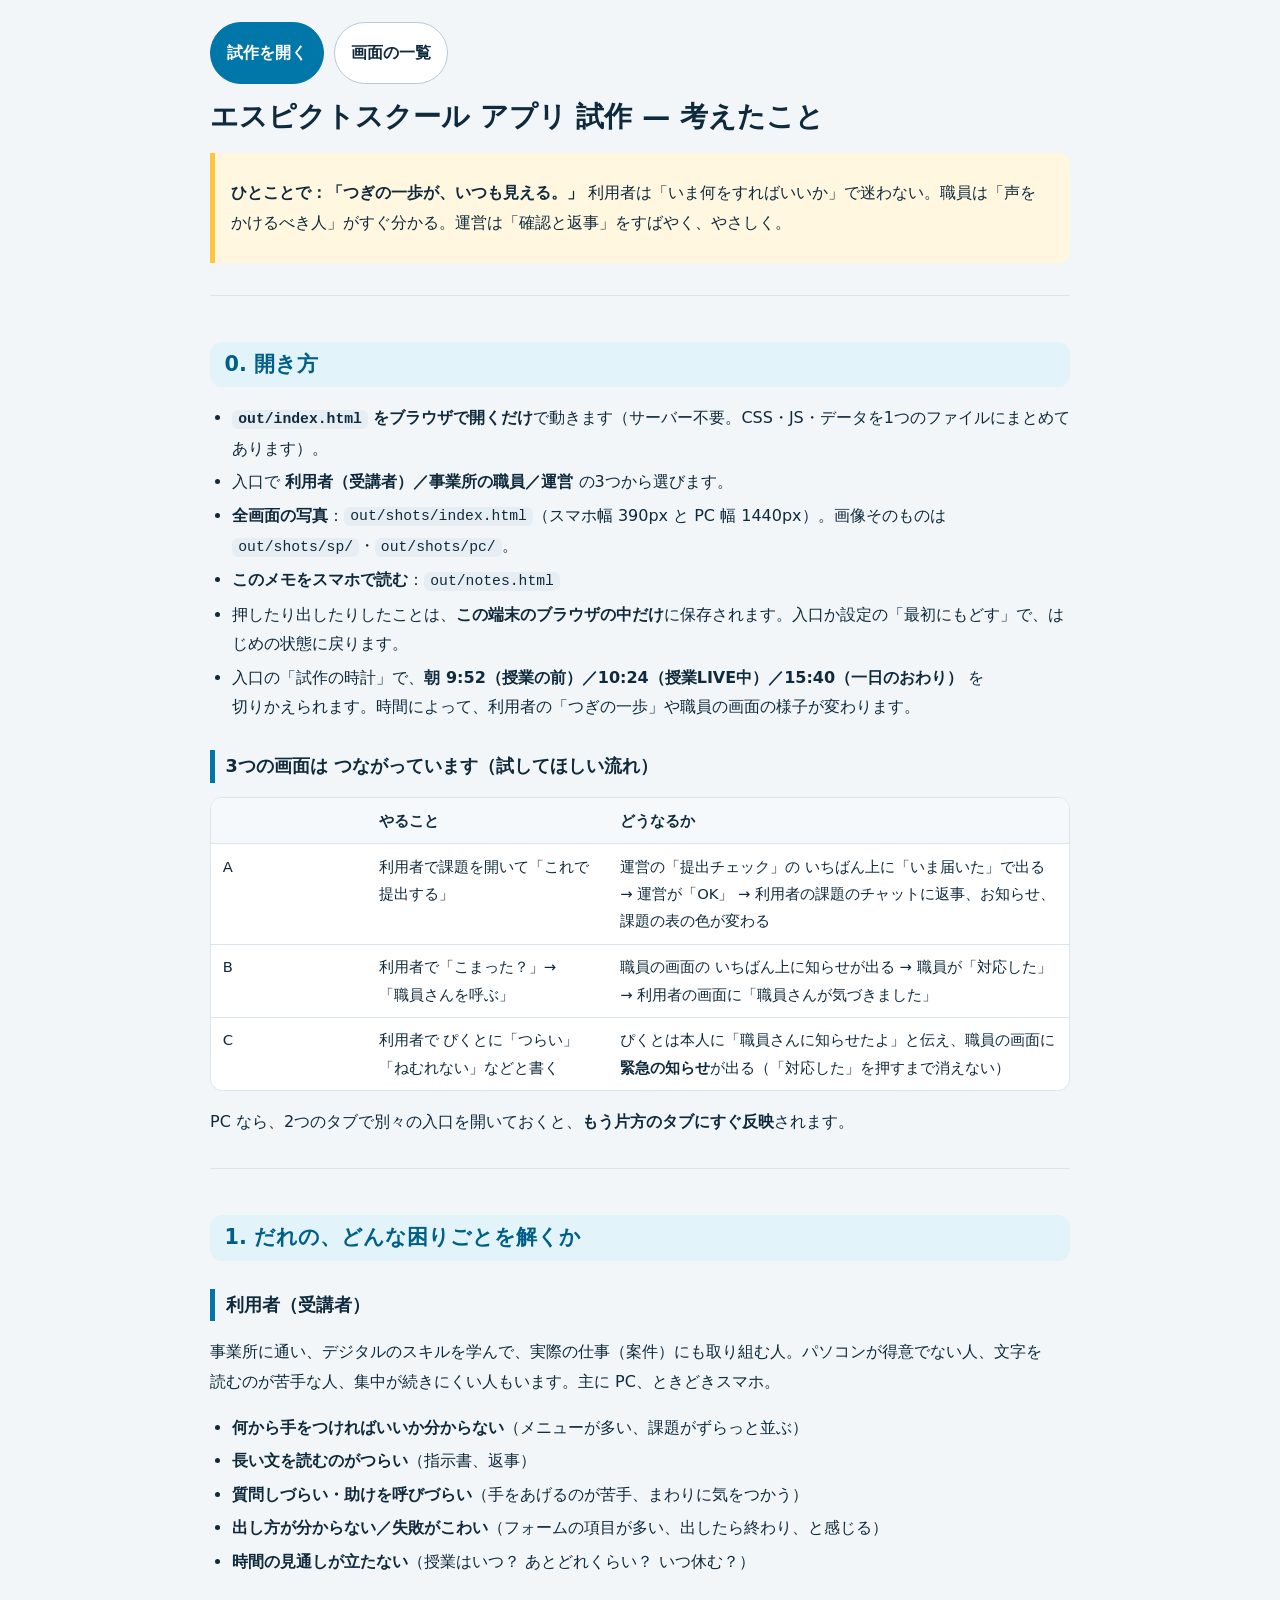
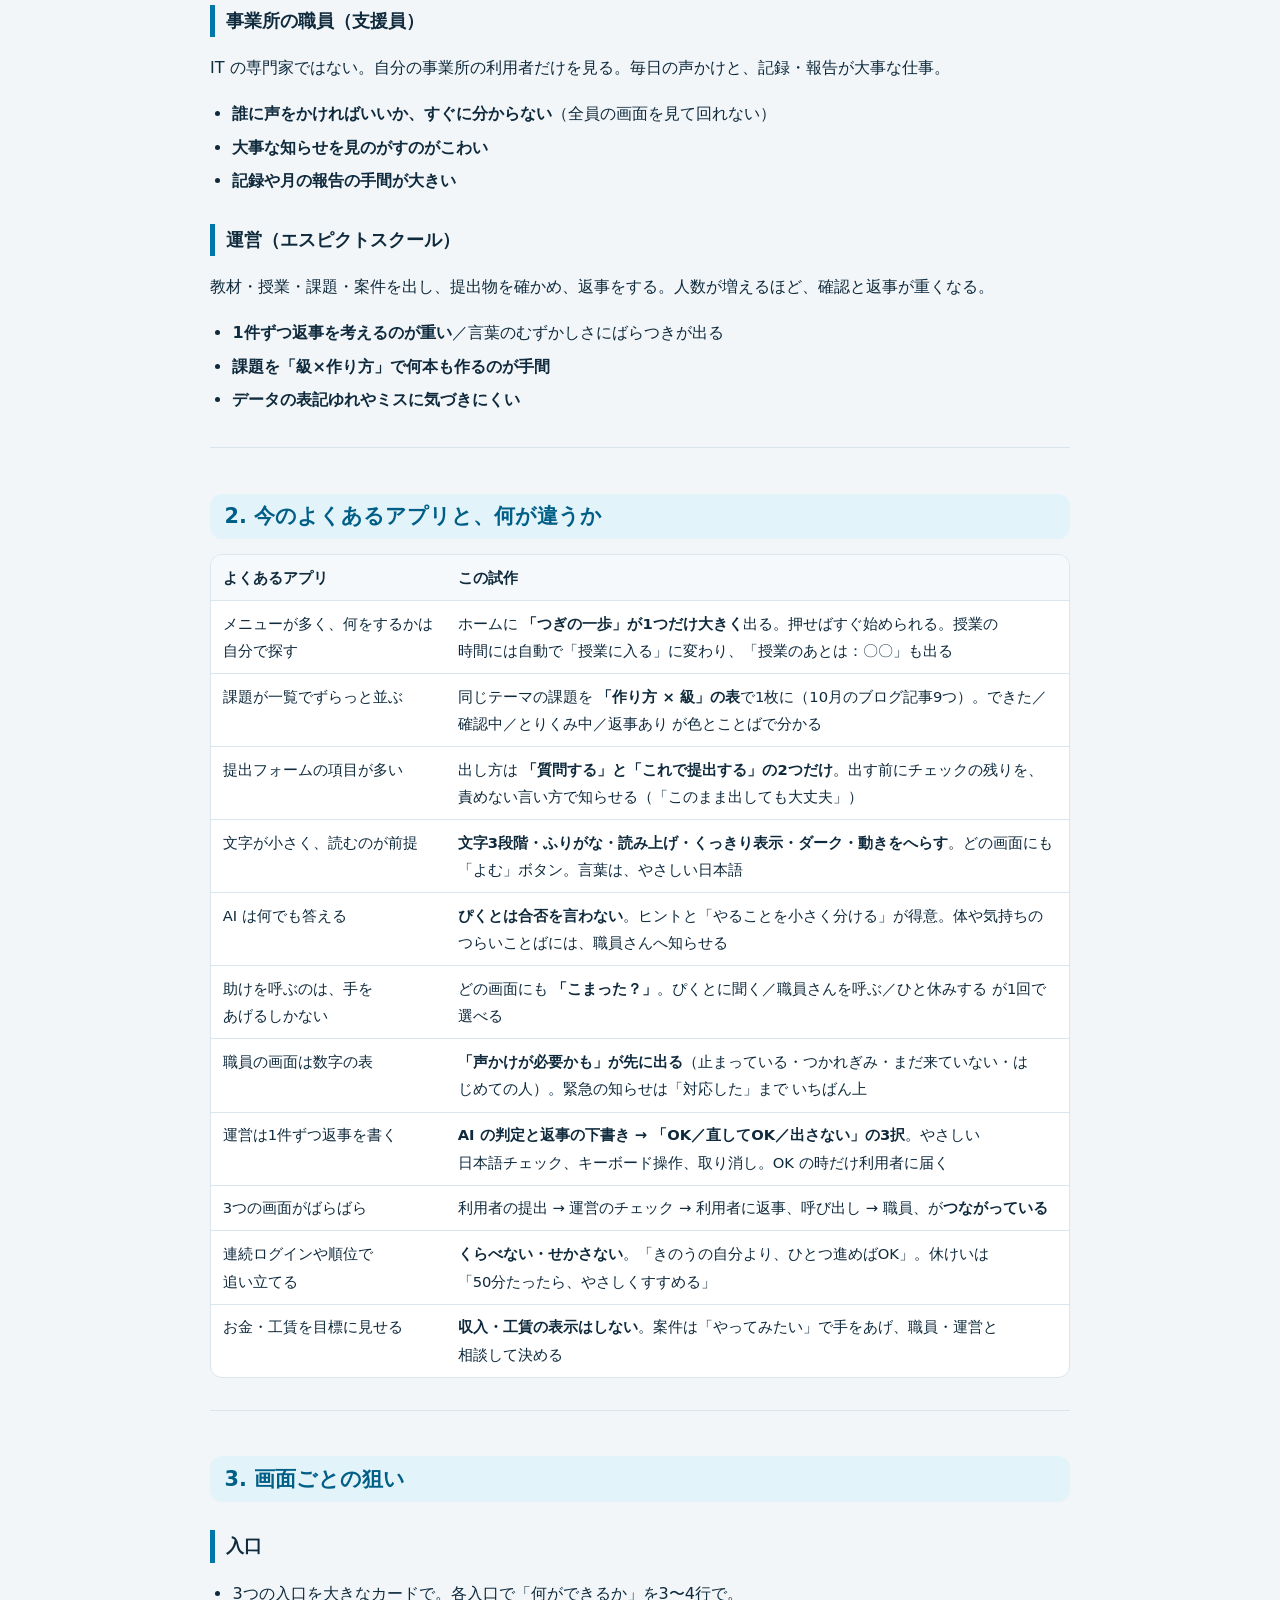
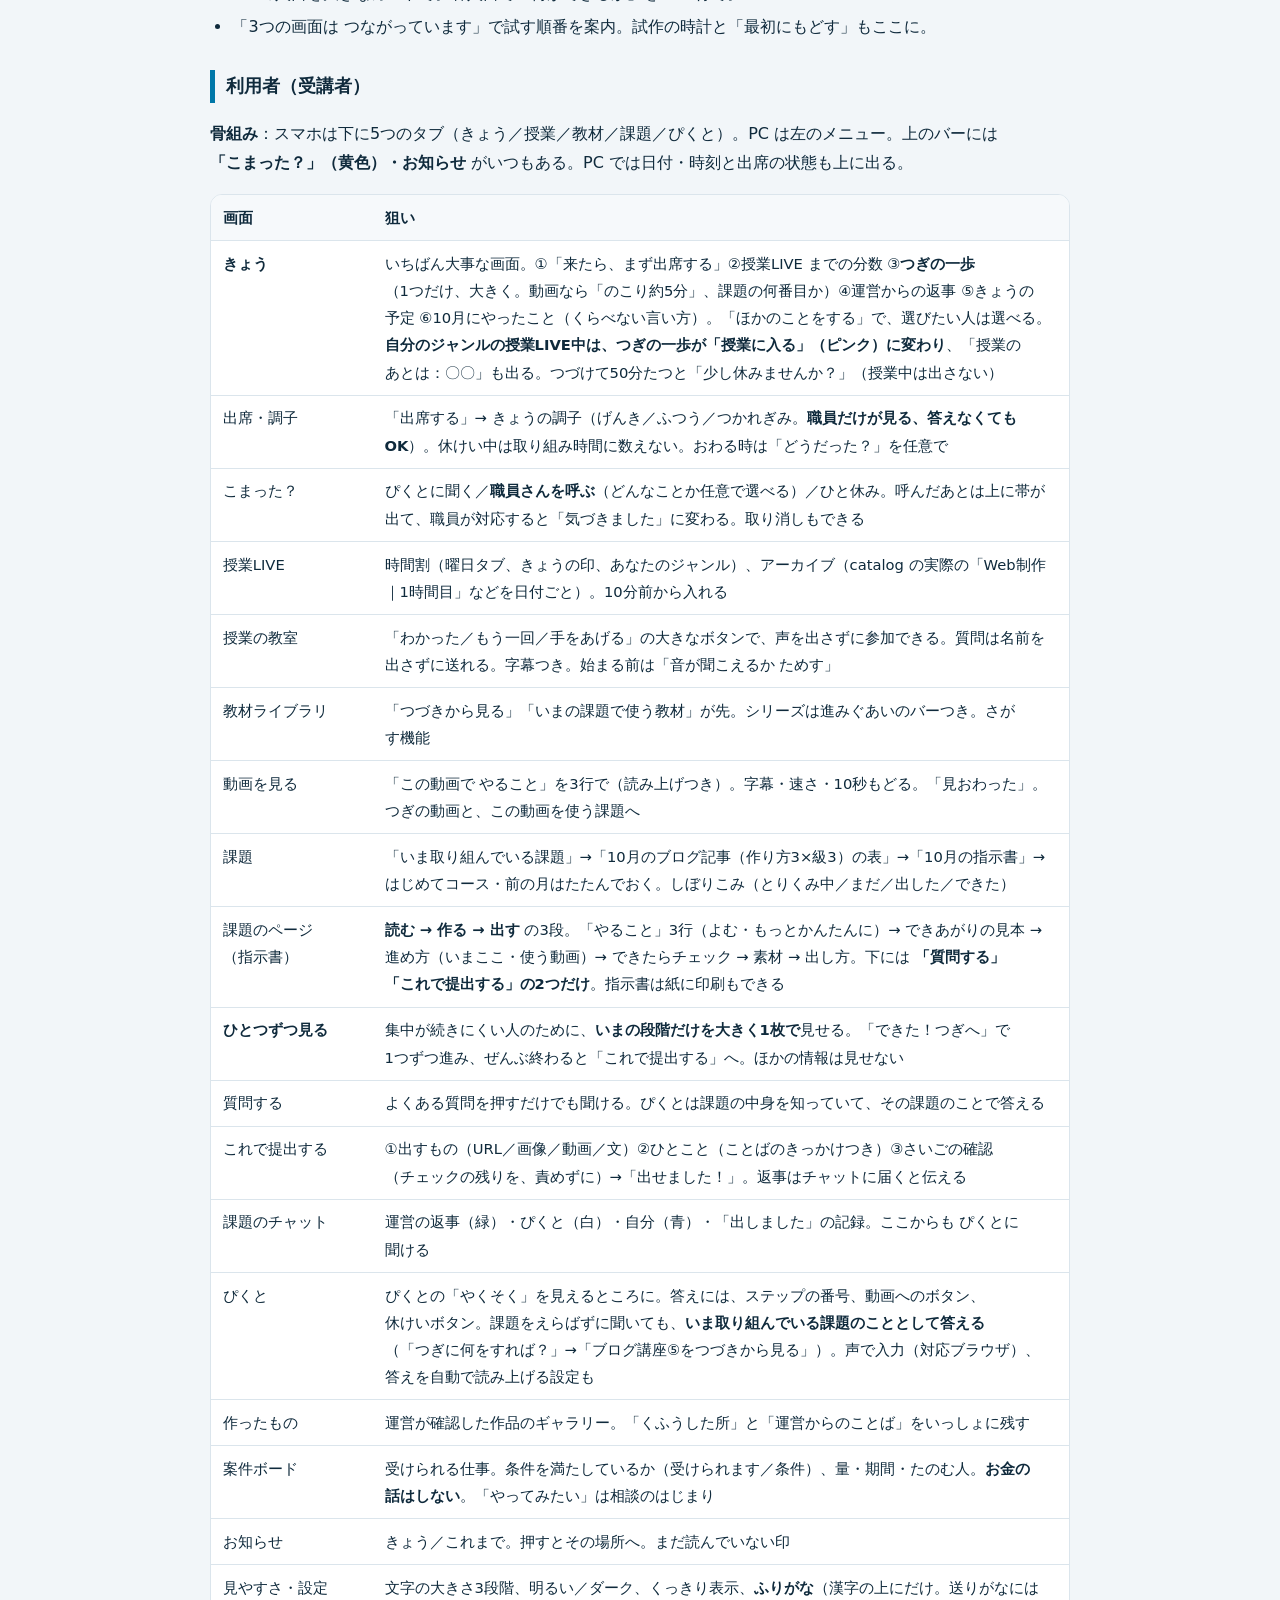
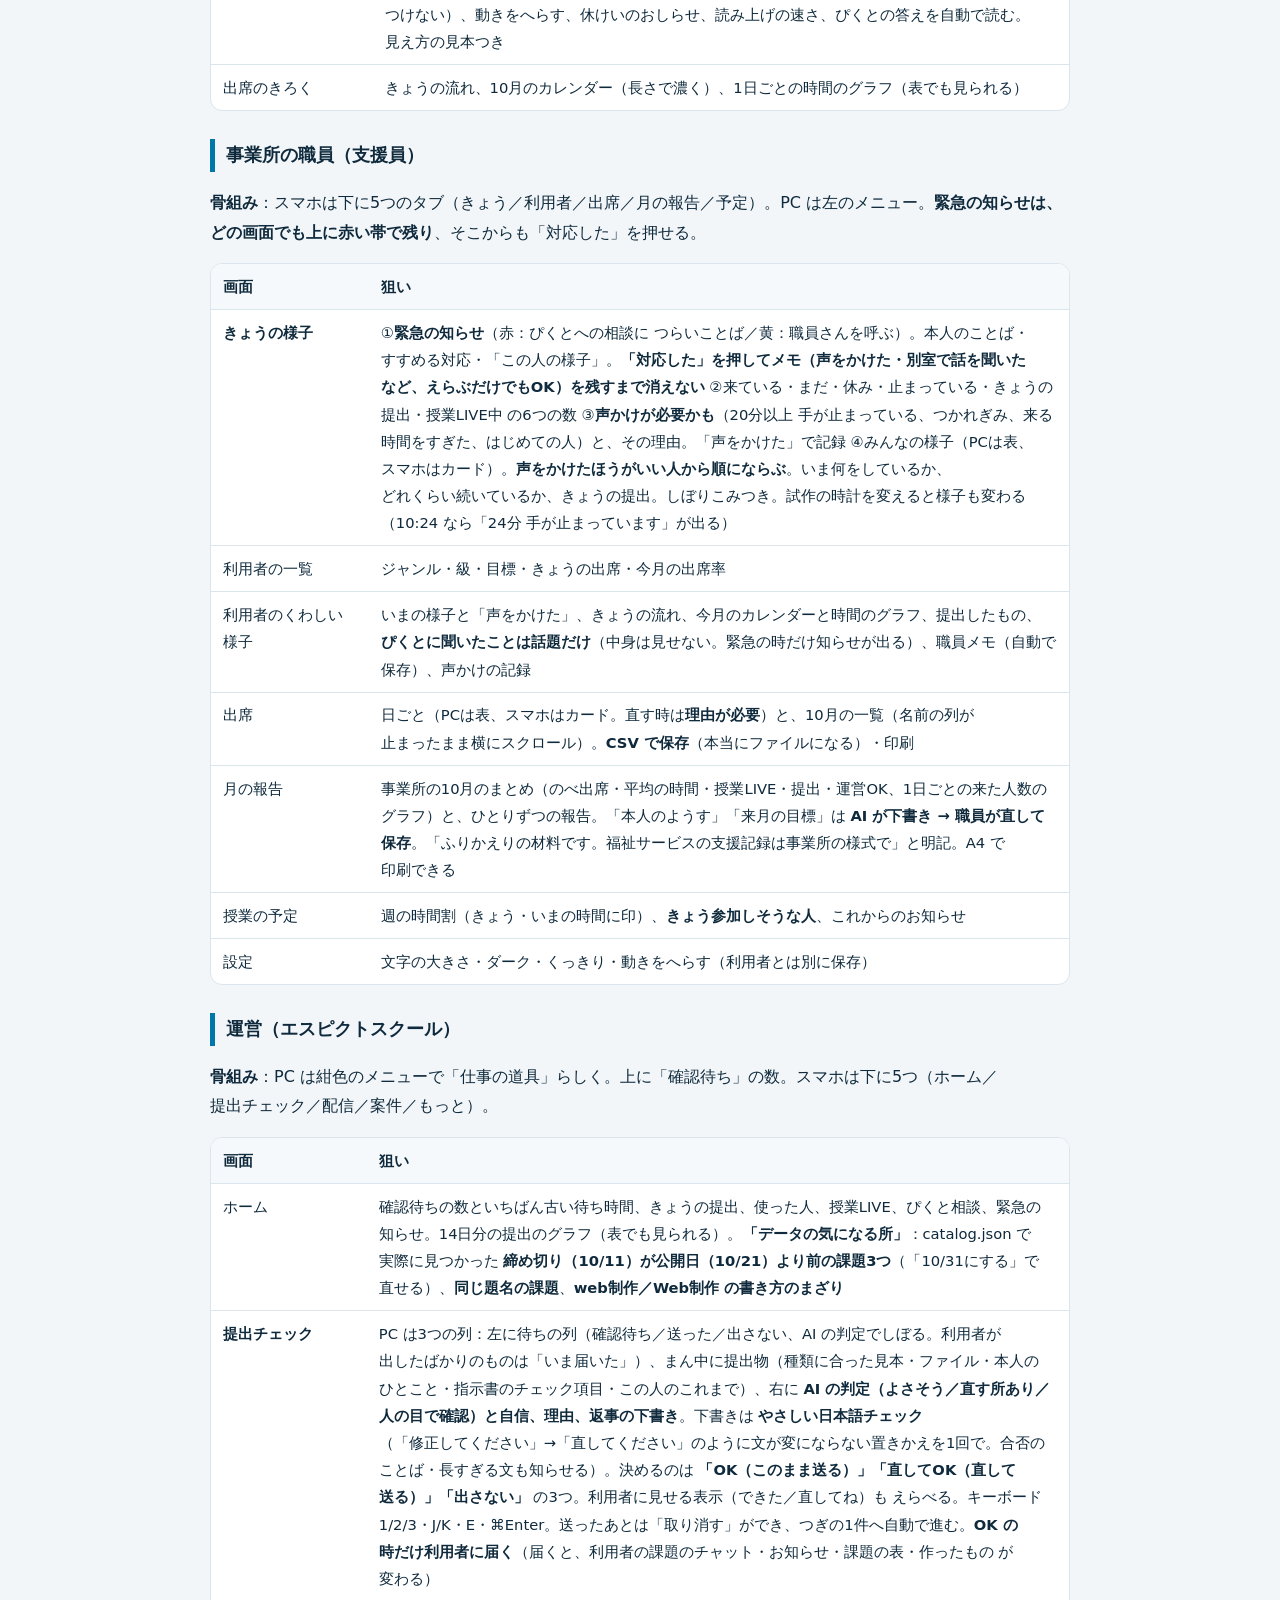
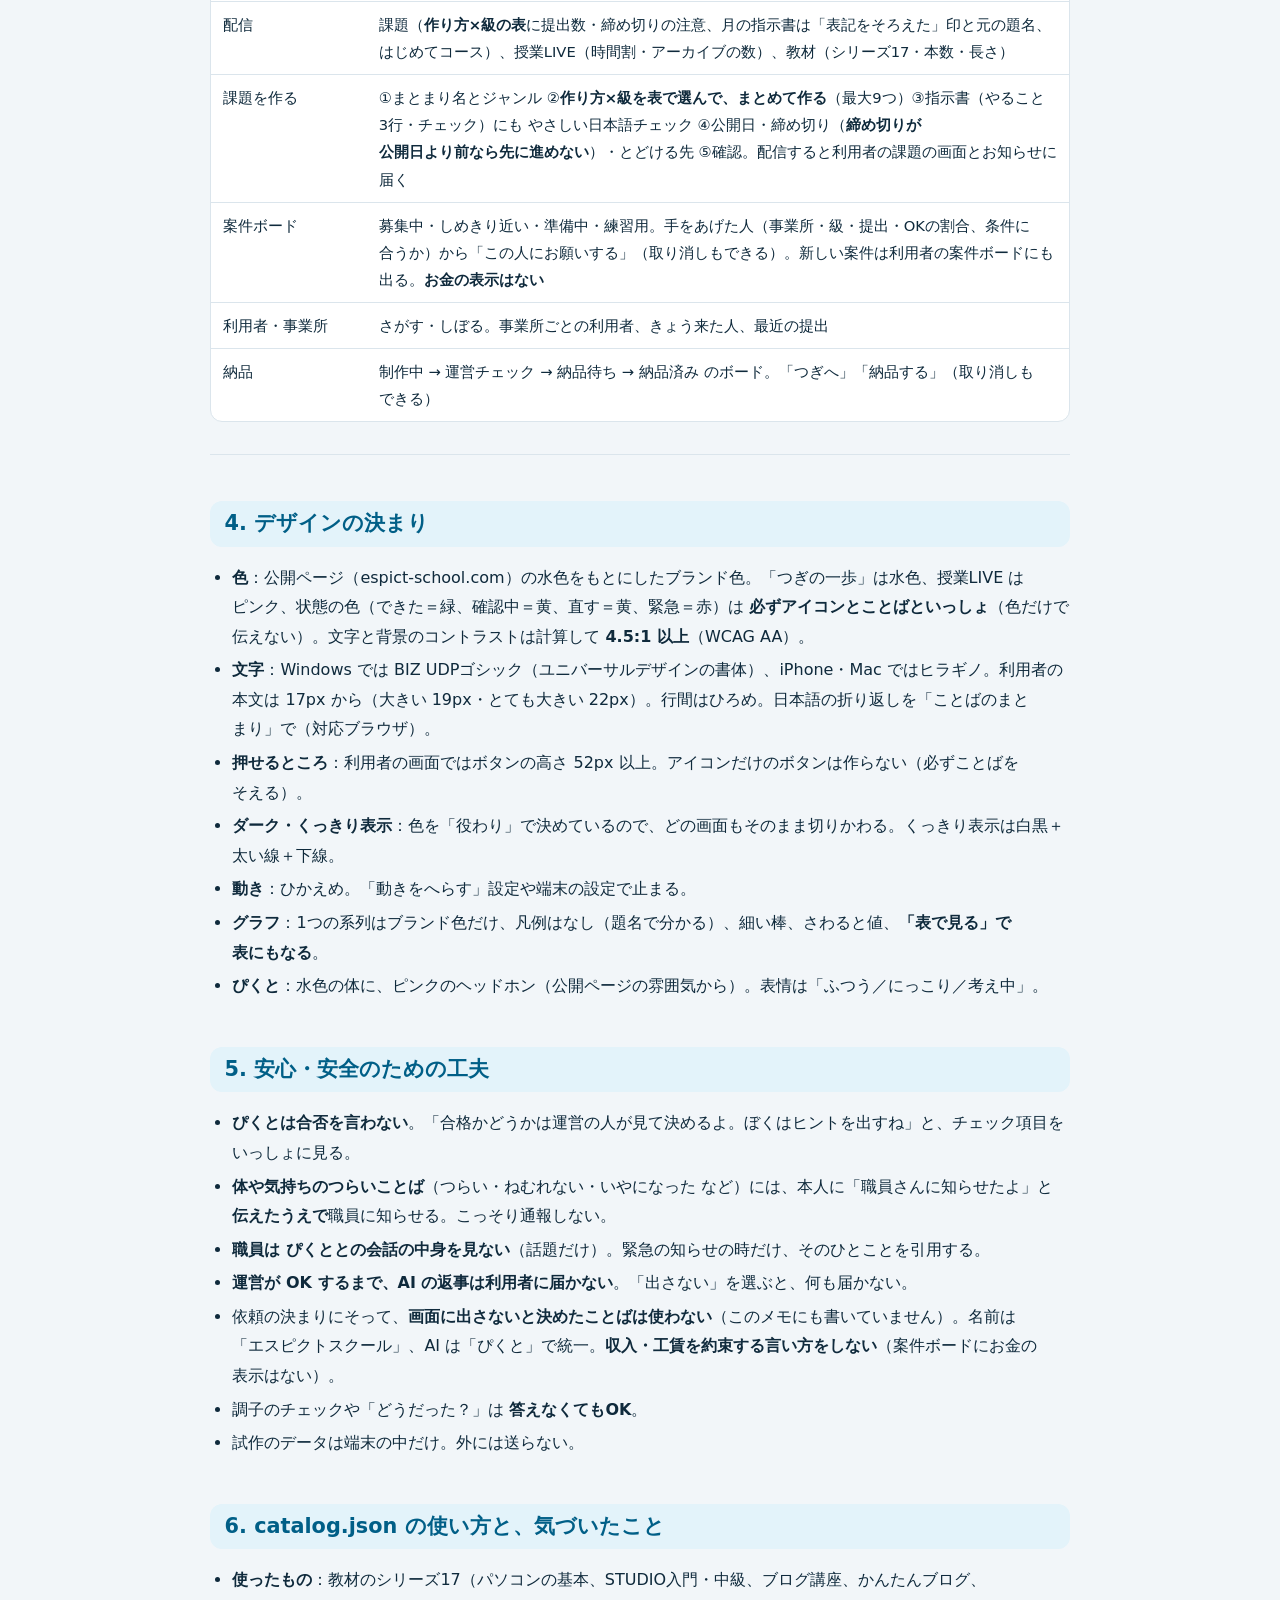
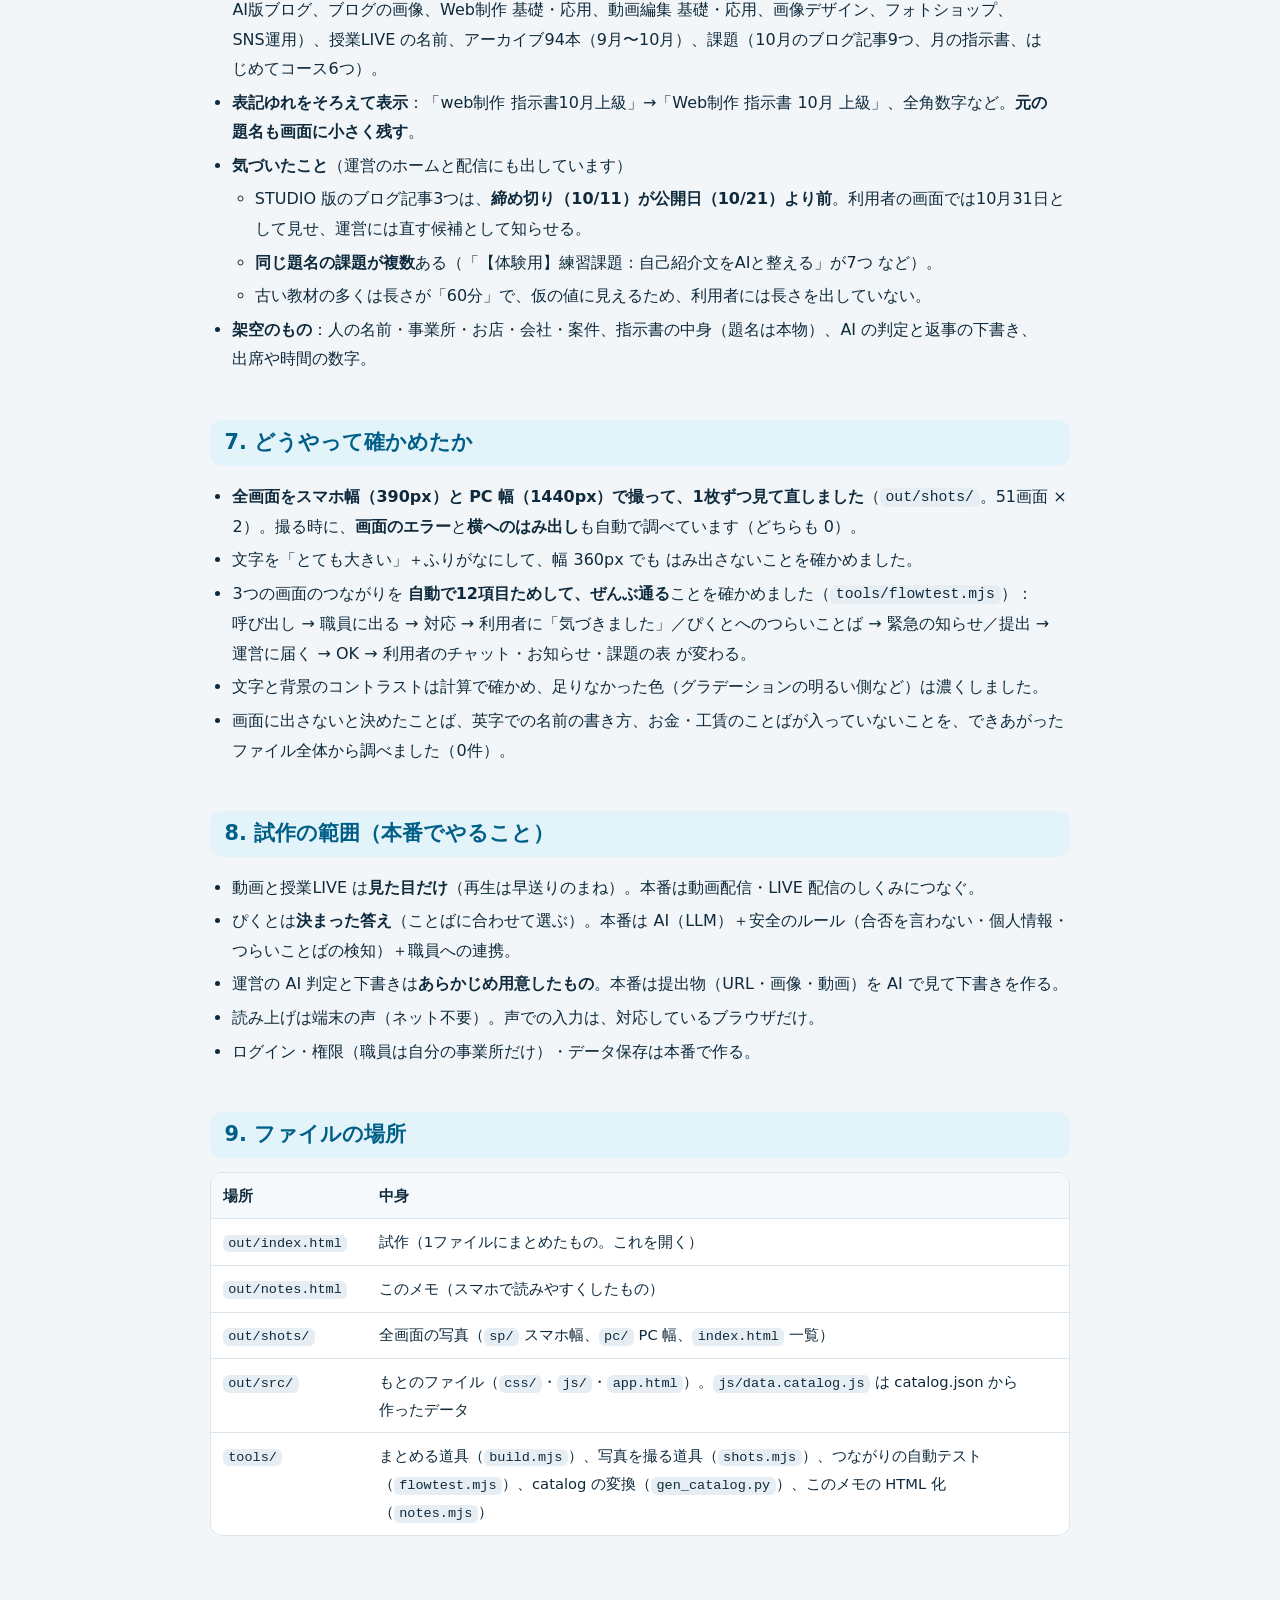
<file: notes.html>
<!doctype html><html lang="ja"><head>
<meta name="robots" content="noindex,nofollow"><meta charset="utf-8"><meta name="viewport" content="width=device-width,initial-scale=1">
<title>考えたこと｜エスピクトスクール アプリ（試作）</title>
<style>
:root{color-scheme:light}
body{margin:0;background:#f2f6f9;color:#0f2a3c;font-family:"BIZ UDPGothic","Hiragino Sans","Hiragino Kaku Gothic ProN","Noto Sans JP","Yu Gothic UI",Meiryo,system-ui,sans-serif;line-height:1.85;word-break:auto-phrase;overflow-wrap:anywhere;-webkit-text-size-adjust:100%}
main{max-width:860px;margin:0 auto;padding:22px 16px 80px}
.top{display:flex;gap:10px;flex-wrap:wrap;margin-bottom:14px}.top a{display:inline-flex;align-items:center;min-height:44px;padding:8px 16px;border-radius:999px;background:#fff;border:1.5px solid #b9cad6;color:#0f2a3c;font-weight:800;text-decoration:none}.top a.primary{background:#0077a8;border-color:#0077a8;color:#fff}
h1{font-size:1.75rem;line-height:1.35;margin:.4em 0 .6em}
h2{font-size:1.3rem;line-height:1.4;margin:2.2em 0 .7em;padding:.4em .7em;border-radius:12px;background:#e3f3fa;color:#005f87}
h3{font-size:1.1rem;margin:1.6em 0 .4em;border-left:5px solid #0077a8;padding-left:.6em}
h4{font-size:1rem;margin:1.2em 0 .3em}
p,li{font-size:1rem}
ul,ol{padding-left:1.4em}
li{margin:.25em 0}
a{color:#0077a8}
code{background:#e6eef4;border-radius:6px;padding:.1em .4em;font-size:.92em}
blockquote{margin:1em 0;padding:.6em 1em;border-left:5px solid #ffc53d;background:#fff7e0;border-radius:0 12px 12px 0}
table{border-collapse:separate;border-spacing:0;width:100%;margin:1em 0;background:#fff;border:1px solid #dbe5ec;border-radius:12px;overflow:hidden;font-size:.92rem;display:block;overflow-x:auto}
th,td{padding:.6em .8em;border-bottom:1px solid #dbe5ec;text-align:left;vertical-align:top;min-width:9em}
th{background:#f6f9fb;font-weight:800}
tr:last-child td{border-bottom:0}
hr{border:0;border-top:1px solid #dbe5ec;margin:2em 0}
strong{font-weight:800}
</style></head><body><main><nav class="top"><a class="primary" href="index.html#/">試作を開く</a><a href="shots/index.html">画面の一覧</a></nav><h1>エスピクトスクール アプリ 試作 — 考えたこと</h1>
<blockquote>
<p><strong>ひとことで：「つぎの一歩が、いつも見える。」</strong>
利用者は「いま何をすればいいか」で迷わない。職員は「声をかけるべき人」がすぐ分かる。運営は「確認と返事」をすばやく、やさしく。</p>
</blockquote>
<hr>
<h2>0. 開き方</h2>
<ul>
<li><strong><code>out/index.html</code> をブラウザで開くだけ</strong>で動きます（サーバー不要。CSS・JS・データを1つのファイルにまとめてあります）。</li>
<li>入口で <strong>利用者（受講者）／事業所の職員／運営</strong> の3つから選びます。</li>
<li><strong>全画面の写真</strong>：<code>out/shots/index.html</code>（スマホ幅 390px と PC 幅 1440px）。画像そのものは <code>out/shots/sp/</code>・<code>out/shots/pc/</code>。</li>
<li><strong>このメモをスマホで読む</strong>：<code>out/notes.html</code></li>
<li>押したり出したりしたことは、<strong>この端末のブラウザの中だけ</strong>に保存されます。入口か設定の「最初にもどす」で、はじめの状態に戻ります。</li>
<li>入口の「試作の時計」で、<strong>朝 9:52（授業の前）／10:24（授業LIVE中）／15:40（一日のおわり）</strong> を切りかえられます。時間によって、利用者の「つぎの一歩」や職員の画面の様子が変わります。</li>
</ul>
<h3>3つの画面は つながっています（試してほしい流れ）</h3>
<table>
<thead>
<tr>
<th></th>
<th>やること</th>
<th>どうなるか</th>
</tr>
</thead>
<tbody><tr>
<td>A</td>
<td>利用者で課題を開いて「これで提出する」</td>
<td>運営の「提出チェック」の いちばん上に「いま届いた」で出る → 運営が「OK」 → 利用者の課題のチャットに返事、お知らせ、課題の表の色が変わる</td>
</tr>
<tr>
<td>B</td>
<td>利用者で「こまった？」→「職員さんを呼ぶ」</td>
<td>職員の画面の いちばん上に知らせが出る → 職員が「対応した」 → 利用者の画面に「職員さんが気づきました」</td>
</tr>
<tr>
<td>C</td>
<td>利用者で ぴくとに「つらい」「ねむれない」などと書く</td>
<td>ぴくとは本人に「職員さんに知らせたよ」と伝え、職員の画面に<strong>緊急の知らせ</strong>が出る（「対応した」を押すまで消えない）</td>
</tr>
</tbody></table>
<p>PC なら、2つのタブで別々の入口を開いておくと、<strong>もう片方のタブにすぐ反映</strong>されます。</p>
<hr>
<h2>1. だれの、どんな困りごとを解くか</h2>
<h3>利用者（受講者）</h3>
<p>事業所に通い、デジタルのスキルを学んで、実際の仕事（案件）にも取り組む人。パソコンが得意でない人、文字を読むのが苦手な人、集中が続きにくい人もいます。主に PC、ときどきスマホ。</p>
<ul>
<li><strong>何から手をつければいいか分からない</strong>（メニューが多い、課題がずらっと並ぶ）</li>
<li><strong>長い文を読むのがつらい</strong>（指示書、返事）</li>
<li><strong>質問しづらい・助けを呼びづらい</strong>（手をあげるのが苦手、まわりに気をつかう）</li>
<li><strong>出し方が分からない／失敗がこわい</strong>（フォームの項目が多い、出したら終わり、と感じる）</li>
<li><strong>時間の見通しが立たない</strong>（授業はいつ？ あとどれくらい？ いつ休む？）</li>
</ul>
<h3>事業所の職員（支援員）</h3>
<p>IT の専門家ではない。自分の事業所の利用者だけを見る。毎日の声かけと、記録・報告が大事な仕事。</p>
<ul>
<li><strong>誰に声をかければいいか、すぐに分からない</strong>（全員の画面を見て回れない）</li>
<li><strong>大事な知らせを見のがすのがこわい</strong></li>
<li><strong>記録や月の報告の手間が大きい</strong></li>
</ul>
<h3>運営（エスピクトスクール）</h3>
<p>教材・授業・課題・案件を出し、提出物を確かめ、返事をする。人数が増えるほど、確認と返事が重くなる。</p>
<ul>
<li><strong>1件ずつ返事を考えるのが重い</strong>／言葉のむずかしさにばらつきが出る</li>
<li><strong>課題を「級×作り方」で何本も作るのが手間</strong></li>
<li><strong>データの表記ゆれやミスに気づきにくい</strong></li>
</ul>
<hr>
<h2>2. 今のよくあるアプリと、何が違うか</h2>
<table>
<thead>
<tr>
<th>よくあるアプリ</th>
<th>この試作</th>
</tr>
</thead>
<tbody><tr>
<td>メニューが多く、何をするかは自分で探す</td>
<td>ホームに <strong>「つぎの一歩」が1つだけ大きく</strong>出る。押せばすぐ始められる。授業の時間には自動で「授業に入る」に変わり、「授業のあとは：〇〇」も出る</td>
</tr>
<tr>
<td>課題が一覧でずらっと並ぶ</td>
<td>同じテーマの課題を <strong>「作り方 × 級」の表</strong>で1枚に（10月のブログ記事9つ）。できた／確認中／とりくみ中／返事あり が色とことばで分かる</td>
</tr>
<tr>
<td>提出フォームの項目が多い</td>
<td>出し方は <strong>「質問する」と「これで提出する」の2つだけ</strong>。出す前にチェックの残りを、責めない言い方で知らせる（「このまま出しても大丈夫」）</td>
</tr>
<tr>
<td>文字が小さく、読むのが前提</td>
<td><strong>文字3段階・ふりがな・読み上げ・くっきり表示・ダーク・動きをへらす</strong>。どの画面にも「よむ」ボタン。言葉は、やさしい日本語</td>
</tr>
<tr>
<td>AI は何でも答える</td>
<td><strong>ぴくとは合否を言わない</strong>。ヒントと「やることを小さく分ける」が得意。体や気持ちのつらいことばには、職員さんへ知らせる</td>
</tr>
<tr>
<td>助けを呼ぶのは、手をあげるしかない</td>
<td>どの画面にも <strong>「こまった？」</strong>。ぴくとに聞く／職員さんを呼ぶ／ひと休みする が1回で選べる</td>
</tr>
<tr>
<td>職員の画面は数字の表</td>
<td><strong>「声かけが必要かも」が先に出る</strong>（止まっている・つかれぎみ・まだ来ていない・はじめての人）。緊急の知らせは「対応した」まで いちばん上</td>
</tr>
<tr>
<td>運営は1件ずつ返事を書く</td>
<td><strong>AI の判定と返事の下書き → 「OK／直してOK／出さない」の3択</strong>。やさしい日本語チェック、キーボード操作、取り消し。OK の時だけ利用者に届く</td>
</tr>
<tr>
<td>3つの画面がばらばら</td>
<td>利用者の提出 → 運営のチェック → 利用者に返事、呼び出し → 職員、が<strong>つながっている</strong></td>
</tr>
<tr>
<td>連続ログインや順位で追い立てる</td>
<td><strong>くらべない・せかさない</strong>。「きのうの自分より、ひとつ進めばOK」。休けいは「50分たったら、やさしくすすめる」</td>
</tr>
<tr>
<td>お金・工賃を目標に見せる</td>
<td><strong>収入・工賃の表示はしない</strong>。案件は「やってみたい」で手をあげ、職員・運営と相談して決める</td>
</tr>
</tbody></table>
<hr>
<h2>3. 画面ごとの狙い</h2>
<h3>入口</h3>
<ul>
<li>3つの入口を大きなカードで。各入口で「何ができるか」を3〜4行で。</li>
<li>「3つの画面は つながっています」で試す順番を案内。試作の時計と「最初にもどす」もここに。</li>
</ul>
<h3>利用者（受講者）</h3>
<p><strong>骨組み</strong>：スマホは下に5つのタブ（きょう／授業／教材／課題／ぴくと）。PC は左のメニュー。上のバーには <strong>「こまった？」（黄色）・お知らせ</strong> がいつもある。PC では日付・時刻と出席の状態も上に出る。</p>
<table>
<thead>
<tr>
<th>画面</th>
<th>狙い</th>
</tr>
</thead>
<tbody><tr>
<td><strong>きょう</strong></td>
<td>いちばん大事な画面。①「来たら、まず出席する」②授業LIVE までの分数 ③<strong>つぎの一歩</strong>（1つだけ、大きく。動画なら「のこり約5分」、課題の何番目か）④運営からの返事 ⑤きょうの予定 ⑥10月にやったこと（くらべない言い方）。「ほかのことをする」で、選びたい人は選べる。<strong>自分のジャンルの授業LIVE中は、つぎの一歩が「授業に入る」（ピンク）に変わり</strong>、「授業のあとは：〇〇」も出る。つづけて50分たつと「少し休みませんか？」（授業中は出さない）</td>
</tr>
<tr>
<td>出席・調子</td>
<td>「出席する」→ きょうの調子（げんき／ふつう／つかれぎみ。<strong>職員だけが見る、答えなくてもOK</strong>）。休けい中は取り組み時間に数えない。おわる時は「どうだった？」を任意で</td>
</tr>
<tr>
<td>こまった？</td>
<td>ぴくとに聞く／<strong>職員さんを呼ぶ</strong>（どんなことか任意で選べる）／ひと休み。呼んだあとは上に帯が出て、職員が対応すると「気づきました」に変わる。取り消しもできる</td>
</tr>
<tr>
<td>授業LIVE</td>
<td>時間割（曜日タブ、きょうの印、あなたのジャンル）、アーカイブ（catalog の実際の「Web制作｜1時間目」などを日付ごと）。10分前から入れる</td>
</tr>
<tr>
<td>授業の教室</td>
<td>「わかった／もう一回／手をあげる」の大きなボタンで、声を出さずに参加できる。質問は名前を出さずに送れる。字幕つき。始まる前は「音が聞こえるか ためす」</td>
</tr>
<tr>
<td>教材ライブラリ</td>
<td>「つづきから見る」「いまの課題で使う教材」が先。シリーズは進みぐあいのバーつき。さがす機能</td>
</tr>
<tr>
<td>動画を見る</td>
<td>「この動画で やること」を3行で（読み上げつき）。字幕・速さ・10秒もどる。「見おわった」。つぎの動画と、この動画を使う課題へ</td>
</tr>
<tr>
<td>課題</td>
<td>「いま取り組んでいる課題」→「10月のブログ記事（作り方3×級3）の表」→「10月の指示書」→ はじめてコース・前の月はたたんでおく。しぼりこみ（とりくみ中／まだ／出した／できた）</td>
</tr>
<tr>
<td>課題のページ（指示書）</td>
<td><strong>読む → 作る → 出す</strong> の3段。「やること」3行（よむ・もっとかんたんに）→ できあがりの見本 → 進め方（いまここ・使う動画）→ できたらチェック → 素材 → 出し方。下には <strong>「質問する」「これで提出する」の2つだけ</strong>。指示書は紙に印刷もできる</td>
</tr>
<tr>
<td><strong>ひとつずつ見る</strong></td>
<td>集中が続きにくい人のために、<strong>いまの段階だけを大きく1枚で</strong>見せる。「できた！つぎへ」で1つずつ進み、ぜんぶ終わると「これで提出する」へ。ほかの情報は見せない</td>
</tr>
<tr>
<td>質問する</td>
<td>よくある質問を押すだけでも聞ける。ぴくとは課題の中身を知っていて、その課題のことで答える</td>
</tr>
<tr>
<td>これで提出する</td>
<td>①出すもの（URL／画像／動画／文）②ひとこと（ことばのきっかけつき）③さいごの確認（チェックの残りを、責めずに）→「出せました！」。返事はチャットに届くと伝える</td>
</tr>
<tr>
<td>課題のチャット</td>
<td>運営の返事（緑）・ぴくと（白）・自分（青）・「出しました」の記録。ここからも ぴくとに聞ける</td>
</tr>
<tr>
<td>ぴくと</td>
<td>ぴくとの「やくそく」を見えるところに。答えには、ステップの番号、動画へのボタン、休けいボタン。課題をえらばずに聞いても、<strong>いま取り組んでいる課題のこととして答える</strong>（「つぎに何をすれば？」→「ブログ講座⑤をつづきから見る」）。声で入力（対応ブラウザ）、答えを自動で読み上げる設定も</td>
</tr>
<tr>
<td>作ったもの</td>
<td>運営が確認した作品のギャラリー。「くふうした所」と「運営からのことば」をいっしょに残す</td>
</tr>
<tr>
<td>案件ボード</td>
<td>受けられる仕事。条件を満たしているか（受けられます／条件）、量・期間・たのむ人。<strong>お金の話はしない</strong>。「やってみたい」は相談のはじまり</td>
</tr>
<tr>
<td>お知らせ</td>
<td>きょう／これまで。押すとその場所へ。まだ読んでいない印</td>
</tr>
<tr>
<td>見やすさ・設定</td>
<td>文字の大きさ3段階、明るい／ダーク、くっきり表示、<strong>ふりがな</strong>（漢字の上にだけ。送りがなには つけない）、動きをへらす、休けいのおしらせ、読み上げの速さ、ぴくとの答えを自動で読む。見え方の見本つき</td>
</tr>
<tr>
<td>出席のきろく</td>
<td>きょうの流れ、10月のカレンダー（長さで濃く）、1日ごとの時間のグラフ（表でも見られる）</td>
</tr>
</tbody></table>
<h3>事業所の職員（支援員）</h3>
<p><strong>骨組み</strong>：スマホは下に5つのタブ（きょう／利用者／出席／月の報告／予定）。PC は左のメニュー。<strong>緊急の知らせは、どの画面でも上に赤い帯で残り</strong>、そこからも「対応した」を押せる。</p>
<table>
<thead>
<tr>
<th>画面</th>
<th>狙い</th>
</tr>
</thead>
<tbody><tr>
<td><strong>きょうの様子</strong></td>
<td>①<strong>緊急の知らせ</strong>（赤：ぴくとへの相談に つらいことば／黄：職員さんを呼ぶ）。本人のことば・すすめる対応・「この人の様子」。<strong>「対応した」を押してメモ（声をかけた・別室で話を聞いた など、えらぶだけでもOK）を残すまで消えない</strong> ②来ている・まだ・休み・止まっている・きょうの提出・授業LIVE中 の6つの数 ③<strong>声かけが必要かも</strong>（20分以上 手が止まっている、つかれぎみ、来る時間をすぎた、はじめての人）と、その理由。「声をかけた」で記録 ④みんなの様子（PCは表、スマホはカード）。<strong>声をかけたほうがいい人から順にならぶ</strong>。いま何をしているか、どれくらい続いているか、きょうの提出。しぼりこみつき。試作の時計を変えると様子も変わる（10:24 なら「24分 手が止まっています」が出る）</td>
</tr>
<tr>
<td>利用者の一覧</td>
<td>ジャンル・級・目標・きょうの出席・今月の出席率</td>
</tr>
<tr>
<td>利用者のくわしい様子</td>
<td>いまの様子と「声をかけた」、きょうの流れ、今月のカレンダーと時間のグラフ、提出したもの、<strong>ぴくとに聞いたことは話題だけ</strong>（中身は見せない。緊急の時だけ知らせが出る）、職員メモ（自動で保存）、声かけの記録</td>
</tr>
<tr>
<td>出席</td>
<td>日ごと（PCは表、スマホはカード。直す時は<strong>理由が必要</strong>）と、10月の一覧（名前の列が止まったまま横にスクロール）。<strong>CSV で保存</strong>（本当にファイルになる）・印刷</td>
</tr>
<tr>
<td>月の報告</td>
<td>事業所の10月のまとめ（のべ出席・平均の時間・授業LIVE・提出・運営OK、1日ごとの来た人数のグラフ）と、ひとりずつの報告。「本人のようす」「来月の目標」は <strong>AI が下書き → 職員が直して保存</strong>。「ふりかえりの材料です。福祉サービスの支援記録は事業所の様式で」と明記。A4 で印刷できる</td>
</tr>
<tr>
<td>授業の予定</td>
<td>週の時間割（きょう・いまの時間に印）、<strong>きょう参加しそうな人</strong>、これからのお知らせ</td>
</tr>
<tr>
<td>設定</td>
<td>文字の大きさ・ダーク・くっきり・動きをへらす（利用者とは別に保存）</td>
</tr>
</tbody></table>
<h3>運営（エスピクトスクール）</h3>
<p><strong>骨組み</strong>：PC は紺色のメニューで「仕事の道具」らしく。上に「確認待ち」の数。スマホは下に5つ（ホーム／提出チェック／配信／案件／もっと）。</p>
<table>
<thead>
<tr>
<th>画面</th>
<th>狙い</th>
</tr>
</thead>
<tbody><tr>
<td>ホーム</td>
<td>確認待ちの数といちばん古い待ち時間、きょうの提出、使った人、授業LIVE、ぴくと相談、緊急の知らせ。14日分の提出のグラフ（表でも見られる）。<strong>「データの気になる所」</strong>：catalog.json で実際に見つかった <strong>締め切り（10/11）が公開日（10/21）より前の課題3つ</strong>（「10/31にする」で直せる）、<strong>同じ題名の課題</strong>、<strong>web制作／Web制作 の書き方のまざり</strong></td>
</tr>
<tr>
<td><strong>提出チェック</strong></td>
<td>PC は3つの列：左に待ちの列（確認待ち／送った／出さない、AI の判定でしぼる。利用者が出したばかりのものは「いま届いた」）、まん中に提出物（種類に合った見本・ファイル・本人のひとこと・指示書のチェック項目・この人のこれまで）、右に <strong>AI の判定（よさそう／直す所あり／人の目で確認）と自信、理由、返事の下書き</strong>。下書きは <strong>やさしい日本語チェック</strong>（「修正してください」→「直してください」のように文が変にならない置きかえを1回で。合否のことば・長すぎる文も知らせる）。決めるのは <strong>「OK（このまま送る）」「直してOK（直して送る）」「出さない」</strong> の3つ。利用者に見せる表示（できた／直してね）も えらべる。キーボード 1/2/3・J/K・E・⌘Enter。送ったあとは「取り消す」ができ、つぎの1件へ自動で進む。<strong>OK の時だけ利用者に届く</strong>（届くと、利用者の課題のチャット・お知らせ・課題の表・作ったもの が変わる）</td>
</tr>
<tr>
<td>配信</td>
<td>課題（<strong>作り方×級の表</strong>に提出数・締め切りの注意、月の指示書は「表記をそろえた」印と元の題名、はじめてコース）、授業LIVE（時間割・アーカイブの数）、教材（シリーズ17・本数・長さ）</td>
</tr>
<tr>
<td>課題を作る</td>
<td>①まとまり名とジャンル ②<strong>作り方×級を表で選んで、まとめて作る</strong>（最大9つ）③指示書（やること3行・チェック）にも やさしい日本語チェック ④公開日・締め切り（<strong>締め切りが公開日より前なら先に進めない</strong>）・とどける先 ⑤確認。配信すると利用者の課題の画面とお知らせに届く</td>
</tr>
<tr>
<td>案件ボード</td>
<td>募集中・しめきり近い・準備中・練習用。手をあげた人（事業所・級・提出・OKの割合、条件に合うか）から「この人にお願いする」（取り消しもできる）。新しい案件は利用者の案件ボードにも出る。<strong>お金の表示はない</strong></td>
</tr>
<tr>
<td>利用者・事業所</td>
<td>さがす・しぼる。事業所ごとの利用者、きょう来た人、最近の提出</td>
</tr>
<tr>
<td>納品</td>
<td>制作中 → 運営チェック → 納品待ち → 納品済み のボード。「つぎへ」「納品する」（取り消しもできる）</td>
</tr>
</tbody></table>
<hr>
<h2>4. デザインの決まり</h2>
<ul>
<li><strong>色</strong>：公開ページ（espict-school.com）の水色をもとにしたブランド色。「つぎの一歩」は水色、授業LIVE はピンク、状態の色（できた＝緑、確認中＝黄、直す＝黄、緊急＝赤）は <strong>必ずアイコンとことばといっしょ</strong>（色だけで伝えない）。文字と背景のコントラストは計算して <strong>4.5:1 以上</strong>（WCAG AA）。</li>
<li><strong>文字</strong>：Windows では BIZ UDPゴシック（ユニバーサルデザインの書体）、iPhone・Mac ではヒラギノ。利用者の本文は 17px から（大きい 19px・とても大きい 22px）。行間はひろめ。日本語の折り返しを「ことばのまとまり」で（対応ブラウザ）。</li>
<li><strong>押せるところ</strong>：利用者の画面ではボタンの高さ 52px 以上。アイコンだけのボタンは作らない（必ずことばをそえる）。</li>
<li><strong>ダーク・くっきり表示</strong>：色を「役わり」で決めているので、どの画面もそのまま切りかわる。くっきり表示は白黒＋太い線＋下線。</li>
<li><strong>動き</strong>：ひかえめ。「動きをへらす」設定や端末の設定で止まる。</li>
<li><strong>グラフ</strong>：1つの系列はブランド色だけ、凡例はなし（題名で分かる）、細い棒、さわると値、<strong>「表で見る」で表にもなる</strong>。</li>
<li><strong>ぴくと</strong>：水色の体に、ピンクのヘッドホン（公開ページの雰囲気から）。表情は「ふつう／にっこり／考え中」。</li>
</ul>
<h2>5. 安心・安全のための工夫</h2>
<ul>
<li><strong>ぴくとは合否を言わない</strong>。「合格かどうかは運営の人が見て決めるよ。ぼくはヒントを出すね」と、チェック項目を いっしょに見る。</li>
<li><strong>体や気持ちのつらいことば</strong>（つらい・ねむれない・いやになった など）には、本人に「職員さんに知らせたよ」と<strong>伝えたうえで</strong>職員に知らせる。こっそり通報しない。</li>
<li><strong>職員は ぴくととの会話の中身を見ない</strong>（話題だけ）。緊急の知らせの時だけ、そのひとことを引用する。</li>
<li><strong>運営が OK するまで、AI の返事は利用者に届かない</strong>。「出さない」を選ぶと、何も届かない。</li>
<li>依頼の決まりにそって、<strong>画面に出さないと決めたことばは使わない</strong>（このメモにも書いていません）。名前は「エスピクトスクール」、AI は「ぴくと」で統一。<strong>収入・工賃を約束する言い方をしない</strong>（案件ボードにお金の表示はない）。</li>
<li>調子のチェックや「どうだった？」は <strong>答えなくてもOK</strong>。</li>
<li>試作のデータは端末の中だけ。外には送らない。</li>
</ul>
<h2>6. catalog.json の使い方と、気づいたこと</h2>
<ul>
<li><strong>使ったもの</strong>：教材のシリーズ17（パソコンの基本、STUDIO入門・中級、ブログ講座、かんたんブログ、AI版ブログ、ブログの画像、Web制作 基礎・応用、動画編集 基礎・応用、画像デザイン、フォトショップ、SNS運用）、授業LIVE の名前、アーカイブ94本（9月〜10月）、課題（10月のブログ記事9つ、月の指示書、はじめてコース6つ）。</li>
<li><strong>表記ゆれをそろえて表示</strong>：「web制作 指示書10月上級」→「Web制作 指示書 10月 上級」、全角数字など。<strong>元の題名も画面に小さく残す</strong>。</li>
<li><strong>気づいたこと</strong>（運営のホームと配信にも出しています）<ul>
<li>STUDIO 版のブログ記事3つは、<strong>締め切り（10/11）が公開日（10/21）より前</strong>。利用者の画面では10月31日として見せ、運営には直す候補として知らせる。</li>
<li><strong>同じ題名の課題が複数</strong>ある（「【体験用】練習課題：自己紹介文をAIと整える」が7つ など）。</li>
<li>古い教材の多くは長さが「60分」で、仮の値に見えるため、利用者には長さを出していない。</li>
</ul>
</li>
<li><strong>架空のもの</strong>：人の名前・事業所・お店・会社・案件、指示書の中身（題名は本物）、AI の判定と返事の下書き、出席や時間の数字。</li>
</ul>
<h2>7. どうやって確かめたか</h2>
<ul>
<li><strong>全画面をスマホ幅（390px）と PC 幅（1440px）で撮って、1枚ずつ見て直しました</strong>（<code>out/shots/</code>。51画面 × 2）。撮る時に、<strong>画面のエラー</strong>と<strong>横へのはみ出し</strong>も自動で調べています（どちらも 0）。</li>
<li>文字を「とても大きい」＋ふりがなにして、幅 360px でも はみ出さないことを確かめました。</li>
<li>3つの画面のつながりを <strong>自動で12項目ためして、ぜんぶ通る</strong>ことを確かめました（<code>tools/flowtest.mjs</code>）：呼び出し → 職員に出る → 対応 → 利用者に「気づきました」／ぴくとへのつらいことば → 緊急の知らせ／提出 → 運営に届く → OK → 利用者のチャット・お知らせ・課題の表 が変わる。</li>
<li>文字と背景のコントラストは計算で確かめ、足りなかった色（グラデーションの明るい側など）は濃くしました。</li>
<li>画面に出さないと決めたことば、英字での名前の書き方、お金・工賃のことばが入っていないことを、できあがったファイル全体から調べました（0件）。</li>
</ul>
<h2>8. 試作の範囲（本番でやること）</h2>
<ul>
<li>動画と授業LIVE は<strong>見た目だけ</strong>（再生は早送りのまね）。本番は動画配信・LIVE 配信のしくみにつなぐ。</li>
<li>ぴくとは<strong>決まった答え</strong>（ことばに合わせて選ぶ）。本番は AI（LLM）＋安全のルール（合否を言わない・個人情報・つらいことばの検知）＋職員への連携。</li>
<li>運営の AI 判定と下書きは<strong>あらかじめ用意したもの</strong>。本番は提出物（URL・画像・動画）を AI で見て下書きを作る。</li>
<li>読み上げは端末の声（ネット不要）。声での入力は、対応しているブラウザだけ。</li>
<li>ログイン・権限（職員は自分の事業所だけ）・データ保存は本番で作る。</li>
</ul>
<h2>9. ファイルの場所</h2>
<table>
<thead>
<tr>
<th>場所</th>
<th>中身</th>
</tr>
</thead>
<tbody><tr>
<td><code>out/index.html</code></td>
<td>試作（1ファイルにまとめたもの。これを開く）</td>
</tr>
<tr>
<td><code>out/notes.html</code></td>
<td>このメモ（スマホで読みやすくしたもの）</td>
</tr>
<tr>
<td><code>out/shots/</code></td>
<td>全画面の写真（<code>sp/</code> スマホ幅、<code>pc/</code> PC 幅、<code>index.html</code> 一覧）</td>
</tr>
<tr>
<td><code>out/src/</code></td>
<td>もとのファイル（<code>css/</code>・<code>js/</code>・<code>app.html</code>）。<code>js/data.catalog.js</code> は catalog.json から作ったデータ</td>
</tr>
<tr>
<td><code>tools/</code></td>
<td>まとめる道具（<code>build.mjs</code>）、写真を撮る道具（<code>shots.mjs</code>）、つながりの自動テスト（<code>flowtest.mjs</code>）、catalog の変換（<code>gen_catalog.py</code>）、このメモの HTML 化（<code>notes.mjs</code>）</td>
</tr>
</tbody></table>
</main></body></html>
</file>
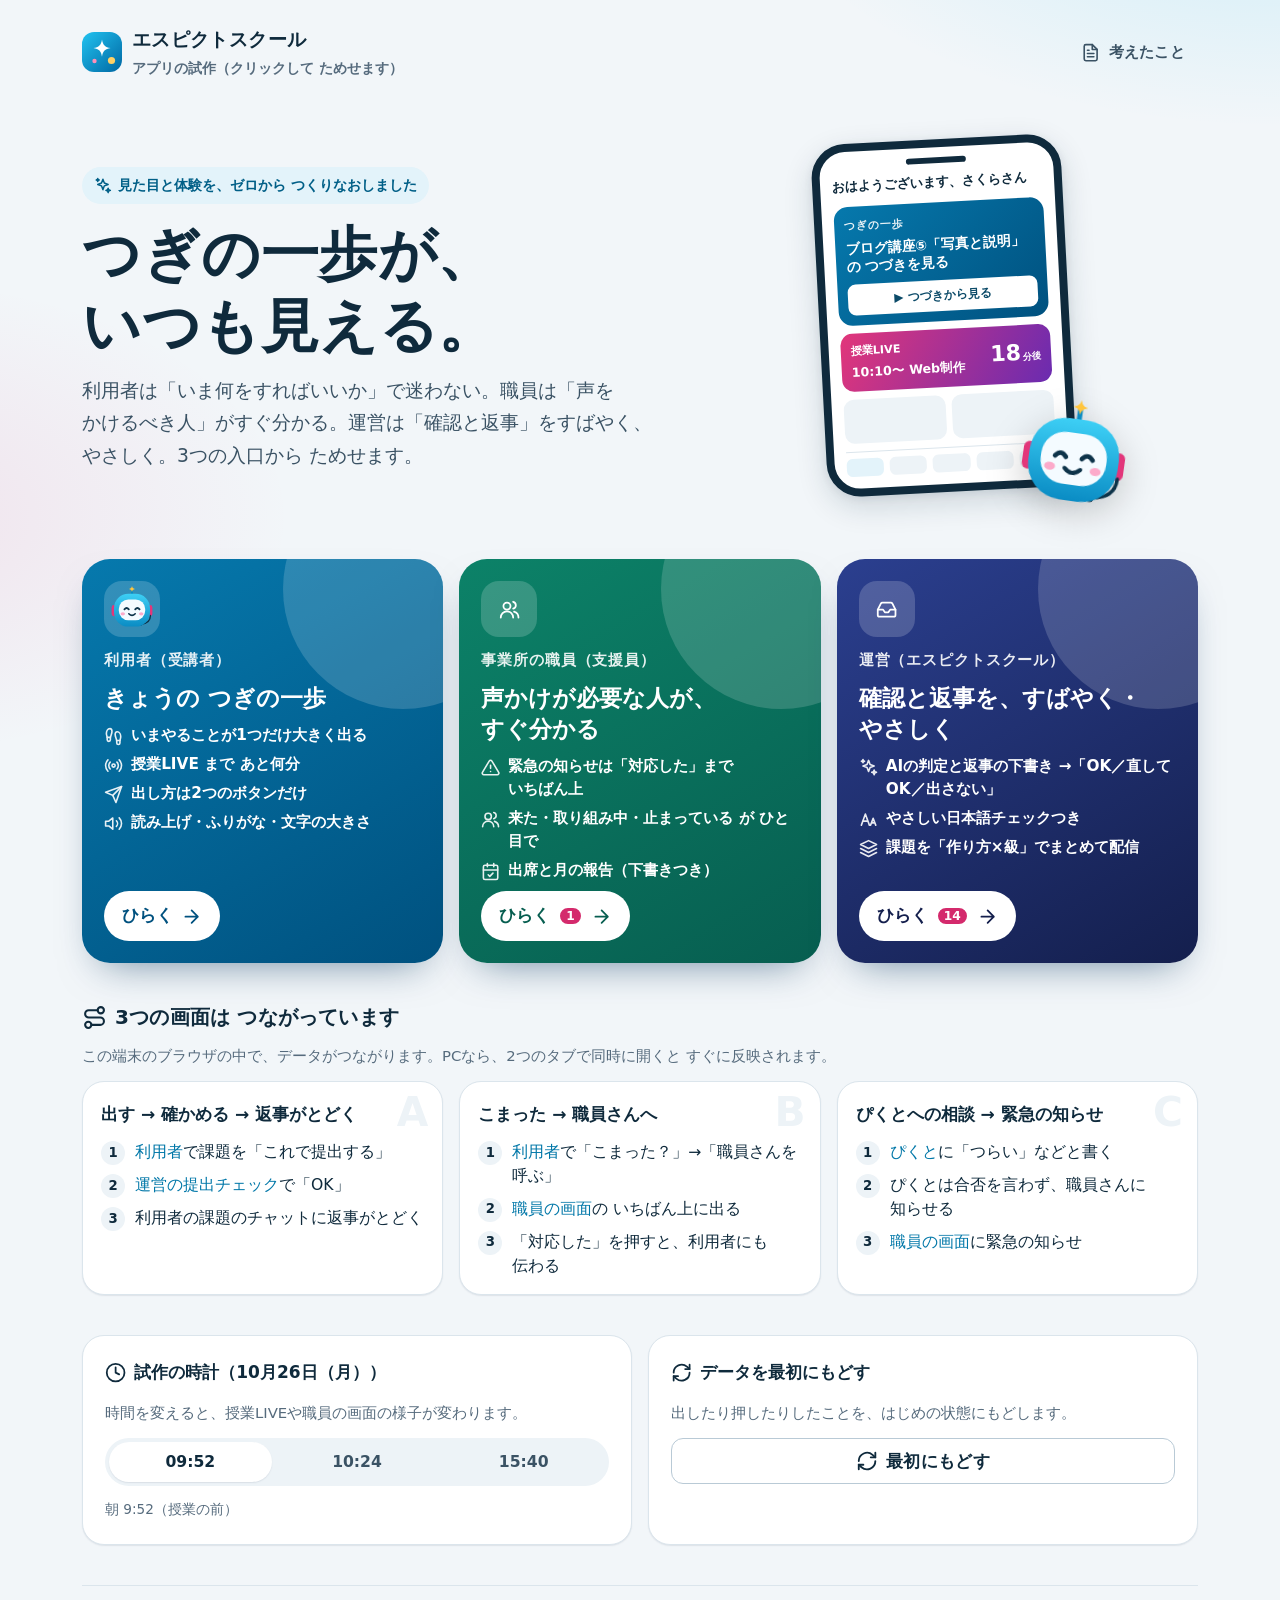
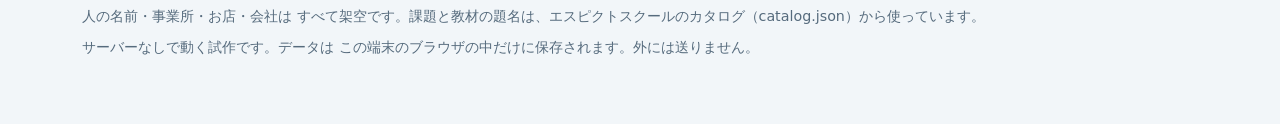
<file: src/app.html>
<!doctype html>
<html lang="ja" data-role="entrance" data-fs="1" data-theme="light">
<head>
<meta charset="utf-8">
<meta name="viewport" content="width=device-width, initial-scale=1, viewport-fit=cover">
<meta name="theme-color" content="#ffffff">
<meta name="description" content="エスピクトスクール アプリの試作（利用者・職員・運営）">
<title>エスピクトスクール（試作）</title>
<link rel="icon" href="data:image/svg+xml,%3Csvg xmlns='http://www.w3.org/2000/svg' viewBox='0 0 40 40'%3E%3Cdefs%3E%3ClinearGradient id='g' x1='0' y1='0' x2='1' y2='1'%3E%3Cstop offset='0' stop-color='%2322c3f0'/%3E%3Cstop offset='1' stop-color='%230067a3'/%3E%3C/linearGradient%3E%3C/defs%3E%3Crect width='40' height='40' rx='12' fill='url(%23g)'/%3E%3Cpath d='M20 7.5c.9 5.6 3 7.7 8.6 8.6-5.6.9-7.7 3-8.6 8.6-.9-5.6-3-7.7-8.6-8.6 5.6-.9 7.7-3 8.6-8.6z' fill='%23fff'/%3E%3Ccircle cx='29.5' cy='28.5' r='3.6' fill='%23ffd166'/%3E%3C/svg%3E">
<link rel="stylesheet" href="css/tokens.css">
<link rel="stylesheet" href="css/base.css">
<link rel="stylesheet" href="css/components.css">
<link rel="stylesheet" href="css/art.css">
<link rel="stylesheet" href="css/learner.css">
<link rel="stylesheet" href="css/staff.css">
<link rel="stylesheet" href="css/admin.css">
<link rel="stylesheet" href="css/entrance.css">
</head>
<body>
<div id="app"><noscript>この試作は JavaScript を使います。ブラウザの設定で JavaScript を有効にしてください。</noscript></div>
<script src="js/icons.js"></script>
<script src="js/core.js"></script>
<script src="js/data.catalog.js"></script>
<script src="js/content.js"></script>
<script src="js/data.seed.js"></script>
<script src="js/furigana.js"></script>
<script src="js/art.js"></script>
<script src="js/pikuto.js"></script>
<script src="js/learner.js"></script>
<script src="js/learner-tasks.js"></script>
<script src="js/staff.js"></script>
<script src="js/admin.js"></script>
<script src="js/entrance.js"></script>
<script src="js/boot.js"></script>
</body>
</html>
</file>
<file: src/css/tokens.css>
/* =========================================================
   エスピクトスクール 試作 — デザインの決まり（色・文字・形）
   ・色はすべて「役わり」の名前で使う（--ink, --primary など）
   ・ダーク／くっきり表示は、この役わりの値だけを入れかえる
   ========================================================= */

:root {
  /* ---- ブランド（公開ページの水色をもとにした段階） ---- */
  --brand-50:  #eaf7fc;
  --brand-100: #d3eef9;
  --brand-200: #a9ddf2;
  --brand-300: #6cc6ea;
  --brand-400: #22aee0;
  --brand-500: #0094c8;
  --brand-600: #0077a8;
  --brand-700: #005f87;
  --brand-800: #0b4a68;
  --brand-900: #0d3349;
  --cyan:      #00b8ec;

  /* ---- アクセント（元気・LIVE） ---- */
  --pink-50:  #fdebf2;
  --pink-500: #e2367a;
  --pink-600: #c81e63;
  --sun-50:   #fff7e0;
  --sun-300:  #ffd66b;
  --sun-400:  #ffc53d;

  /* ---- 状態の色（いつも アイコン＋ことば と いっしょに使う） ---- */
  --ok:        #177a51;  --ok-soft:   #e6f5ee;  --ok-ink:   #135f40;
  --warn:      #b86e00;  --warn-soft: #fff4d6;  --warn-ink: #7a4b00;
  --bad:       #c62828;  --bad-soft:  #fdecec;  --bad-ink:  #9f1d1d;
  --info:      #0077a8;  --info-soft: #e3f3fa;  --info-ink: #005f87;

  /* ---- 級の色（カタログの 🟢🟡🔴 に合わせる） ---- */
  --lv1: #177a51;  --lv1-soft: #e6f5ee;
  --lv2: #9a6700;  --lv2-soft: #fff1c9;  --lv2-dot: #f2b705;
  --lv3: #c62828;  --lv3-soft: #fdecec;

  /* ---- ジャンルの色（白い文字が 4.5:1 以上になる濃さ） ---- */
  --g-pc:      #50657a;
  --g-web:     #0077a8;
  --g-ai:      #0b7a70;
  --g-design:  #c42d68;
  --g-video:   #6a4fcf;
  --g-sns:     #b35200;
  --g-esports: #3d7a2e;

  /* ---- 役わりの色（明るい画面） ---- */
  --bg:          #f2f6f9;
  --bg-tint:     #e8f3f8;
  --surface:     #ffffff;
  --surface-2:   #f6f9fb;
  --surface-3:   #edf3f7;
  --line:        #dbe5ec;
  --line-strong: #b9cad6;
  --ink:         #0f2a3c;
  --ink-2:       #3a5264;
  --ink-3:       #566b7d;
  --primary:     #0077a8;
  --primary-hover:#00698f;
  --primary-ink: #ffffff;
  --primary-soft:#e3f3fa;
  --primary-soft-ink:#005f87;
  --live:        #d42a6c;
  --live-soft:   #fdebf2;
  --live-ink:    #a5154f;
  --focus:       #ffb703;
  --focus-ring:  0 0 0 3px var(--surface), 0 0 0 6px #0f2a3c;
  --scrim:       rgba(10, 28, 40, .48);

  --hero-1: #0679ad;
  --hero-2: #00517f;
  --hero-ink: #ffffff;

  /* ---- 形 ---- */
  --r-xs: 8px;
  --r-sm: 12px;
  --r:    16px;
  --r-lg: 22px;
  --r-xl: 28px;
  --r-full: 999px;

  --sh-1: 0 1px 2px rgba(15, 42, 60, .06), 0 1px 1px rgba(15, 42, 60, .03);
  --sh-2: 0 2px 6px rgba(15, 42, 60, .06), 0 8px 24px rgba(15, 42, 60, .07);
  --sh-3: 0 10px 30px rgba(15, 42, 60, .16), 0 2px 8px rgba(15, 42, 60, .08);
  --sh-pop: 0 18px 50px rgba(8, 30, 48, .28);

  /* ---- 文字 ---- */
  --font: "BIZ UDPGothic", "Hiragino Sans", "Hiragino Kaku Gothic ProN", "Noto Sans JP",
          "Yu Gothic UI", "YuGothic", "Meiryo", system-ui, sans-serif;
  --font-num: "SF Pro Rounded", "Hiragino Sans", "BIZ UDPGothic", system-ui, sans-serif;
  --lh: 1.75;
  --lh-tight: 1.4;

  /* ---- 動き ---- */
  --ease: cubic-bezier(.2, .8, .2, 1);
  --t-fast: 120ms;
  --t: 200ms;
  --t-slow: 360ms;

  /* ---- レイアウト ---- */
  --topbar-h: 60px;
  --tabbar-h: 68px;
  --side-w: 248px;
  --content-max: 1180px;
  --safe-b: env(safe-area-inset-bottom, 0px);

  color-scheme: light;
}

/* ---- 文字の大きさ（3段階） ---- */
html[data-fs="1"] { font-size: 106.25%; } /* 17px：ふつう */
html[data-fs="2"] { font-size: 118.75%; } /* 19px：大きい */
html[data-fs="3"] { font-size: 137.5%;  } /* 22px：とても大きい */
html[data-role="staff"][data-fs="1"],
html[data-role="admin"][data-fs="1"] { font-size: 100%; }
html[data-role="staff"][data-fs="2"],
html[data-role="admin"][data-fs="2"] { font-size: 112.5%; }
html[data-role="staff"][data-fs="3"],
html[data-role="admin"][data-fs="3"] { font-size: 125%; }

/* =========================================================
   ダークモード
   ========================================================= */
html[data-theme="dark"] {
  --bg:          #0a1620;
  --bg-tint:     #0d1f2c;
  --surface:     #112230;
  --surface-2:   #152a3a;
  --surface-3:   #1a3244;
  --line:        #24394b;
  --line-strong: #36506a;
  --ink:         #e7f0f6;
  --ink-2:       #c2d3df;
  --ink-3:       #9fb4c4;
  --primary:     #3cb5e6;
  --primary-hover:#5cc4ee;
  --primary-ink: #04121b;
  --primary-soft:#0f3347;
  --primary-soft-ink:#8fd6f3;
  --live:        #ff6fa3;
  --live-soft:   #3a1527;
  --live-ink:    #ffb3cf;
  --focus-ring:  0 0 0 3px var(--bg), 0 0 0 6px #ffd166;
  --scrim:       rgba(0, 0, 0, .6);

  --ok:   #57d39a; --ok-soft:   #10301f; --ok-ink:   #8fe6bd;
  --warn: #ffc857; --warn-soft: #33270b; --warn-ink: #ffd98a;
  --bad:  #ff8a80; --bad-soft:  #3a1616; --bad-ink:  #ffb4ac;
  --info: #5cc6f0; --info-soft: #0f3347; --info-ink: #8fd6f3;

  --lv1: #57d39a; --lv1-soft: #10301f;
  --lv2: #ffd166; --lv2-soft: #33270b; --lv2-dot: #ffd166;
  --lv3: #ff8a80; --lv3-soft: #3a1616;

  --hero-1: #0b6f96;
  --hero-2: #0a3f63;

  --sh-1: 0 1px 2px rgba(0, 0, 0, .3);
  --sh-2: 0 2px 6px rgba(0, 0, 0, .25), 0 8px 24px rgba(0, 0, 0, .25);
  --sh-3: 0 10px 30px rgba(0, 0, 0, .45);
  --sh-pop: 0 18px 50px rgba(0, 0, 0, .6);
  color-scheme: dark;
}

/* =========================================================
   くっきり表示（コントラストを強く・線を太く・下線を出す）
   ========================================================= */
html[data-contrast="high"] {
  --bg:          #ffffff;
  --bg-tint:     #ffffff;
  --surface:     #ffffff;
  --surface-2:   #ffffff;
  --surface-3:   #f0f0f0;
  --line:        #000000;
  --line-strong: #000000;
  --ink:         #000000;
  --ink-2:       #000000;
  --ink-3:       #1a1a1a;
  --primary:     #004a6e;
  --primary-hover:#003a57;
  --primary-soft:#ffffff;
  --primary-soft-ink:#003a57;
  --live:        #9c0f45;
  --live-soft:   #ffffff;
  --live-ink:    #7a0a35;
  --ok: #0b5233; --ok-soft: #ffffff; --ok-ink: #0b5233;
  --warn: #6b4100; --warn-soft: #ffffff; --warn-ink: #6b4100;
  --bad: #8f1414; --bad-soft: #ffffff; --bad-ink: #8f1414;
  --info: #004a6e; --info-soft: #ffffff; --info-ink: #004a6e;
  --lv1: #0b5233; --lv2: #6b4100; --lv3: #8f1414;
  --lv1-soft: #ffffff; --lv2-soft: #ffffff; --lv3-soft: #ffffff;
  --hero-1: #004a6e; --hero-2: #002b40;
  --sh-1: none; --sh-2: none; --sh-3: 0 0 0 2px #000; --sh-pop: 0 0 0 3px #000;
  --focus-ring: 0 0 0 3px #ffffff, 0 0 0 7px #000000;
}
html[data-contrast="high"][data-theme="dark"] {
  --bg: #000000; --bg-tint: #000000; --surface: #000000; --surface-2: #000000; --surface-3: #111111;
  --line: #ffffff; --line-strong: #ffffff;
  --ink: #ffffff; --ink-2: #ffffff; --ink-3: #f0f0f0;
  --primary: #ffe14d; --primary-hover: #fff07a; --primary-ink: #000000;
  --primary-soft: #000000; --primary-soft-ink: #ffe14d;
  --live: #ff8fbd; --live-soft: #000000; --live-ink: #ff8fbd;
  --ok: #7dffb8; --ok-soft: #000; --ok-ink: #7dffb8;
  --warn: #ffd84d; --warn-soft: #000; --warn-ink: #ffd84d;
  --bad: #ff9e9e; --bad-soft: #000; --bad-ink: #ff9e9e;
  --info: #7fdcff; --info-soft: #000; --info-ink: #7fdcff;
  --lv1: #7dffb8; --lv2: #ffd84d; --lv3: #ff9e9e;
  --lv1-soft: #000; --lv2-soft: #000; --lv3-soft: #000;
  --hero-1: #000000; --hero-2: #000000;
  --focus-ring: 0 0 0 3px #000000, 0 0 0 7px #ffe14d;
  --sh-3: 0 0 0 2px #fff; --sh-pop: 0 0 0 3px #fff;
}

/* 動きをへらす（設定 または 端末の設定） */
html[data-motion="reduce"] { --t-fast: 0ms; --t: 0ms; --t-slow: 0ms; }
@media (prefers-reduced-motion: reduce) {
  :root { --t-fast: 0ms; --t: 0ms; --t-slow: 0ms; }
}
</file>
<file: src/css/base.css>
/* =========================================================
   土台：リセット・文字・レイアウトの部品
   ========================================================= */
*, *::before, *::after { box-sizing: border-box; }
html { -webkit-text-size-adjust: 100%; text-size-adjust: 100%; scroll-padding-top: calc(var(--topbar-h) + 12px); }
body {
  margin: 0;
  font-family: var(--font);
  font-size: 1rem;
  line-height: var(--lh);
  color: var(--ink);
  background: var(--bg);
  -webkit-font-smoothing: antialiased;
  text-rendering: optimizeLegibility;
  font-feature-settings: "palt" 0;
  overflow-wrap: anywhere;
  line-break: strict;
  word-break: normal;
  word-break: auto-phrase; /* 日本語を「ことばのまとまり」で折り返す（対応ブラウザのみ） */
}
img, svg, video, canvas { display: block; max-width: 100%; }
svg { flex-shrink: 0; }
button, input, textarea, select { font: inherit; color: inherit; }
button { cursor: pointer; background: none; border: 0; padding: 0; }
a { color: var(--primary); text-decoration: none; }
a:hover { text-decoration: underline; text-underline-offset: 3px; }
html[data-contrast="high"] a { text-decoration: underline; text-underline-offset: 3px; }
h1, h2, h3, h4, p, ul, ol, figure { margin: 0; }
ul, ol { padding: 0; list-style: none; }
h1, h2, h3, h4 { line-height: var(--lh-tight); font-weight: 800; letter-spacing: .01em; font-feature-settings: "palt" 1; }
strong, b { font-weight: 800; }
hr { border: 0; border-top: 1px solid var(--line); margin: 0; }
:focus { outline: none; }
:focus-visible { outline: none; box-shadow: var(--focus-ring); border-radius: var(--r-xs); }
[tabindex="-1"]:focus, [tabindex="-1"]:focus-visible { box-shadow: none; }
::selection { background: var(--brand-200); color: #0f2a3c; }
[hidden] { display: none !important; }

ruby { ruby-position: over; ruby-align: center; }
.furi { display: inline; }
rt { font-size: .52em; font-weight: 600; color: var(--ink-2); letter-spacing: 0; line-height: 1; user-select: none; }
.btn rt, .hero rt, .live-card rt { color: inherit; opacity: .9; }

/* 数字：表や時刻はそろえる、大きな数字はそのまま */
.num, time, .tabnum { font-variant-numeric: tabular-nums; }

/* ---- 見えないけれど読み上げに使う ---- */
.sr-only {
  position: absolute !important; width: 1px; height: 1px; padding: 0; margin: -1px;
  overflow: hidden; clip: rect(0, 0, 0, 0); white-space: nowrap; border: 0;
}
.skip-link {
  position: fixed; left: 12px; top: -60px; z-index: 1000; background: var(--ink); color: var(--surface);
  padding: 10px 16px; border-radius: var(--r-sm); font-weight: 700; transition: top var(--t);
}
.skip-link:focus { top: 12px; }

/* =========================================================
   アプリの骨組み
   ========================================================= */
.app {
  min-height: 100vh;
  min-height: 100dvh;
  display: grid;
  grid-template-columns: 1fr;
}
.main-col { min-width: 0; display: flex; flex-direction: column; }
.main {
  flex: 1;
  width: 100%;
  max-width: var(--content-max);
  margin: 0 auto;
  padding: 20px 16px calc(var(--tabbar-h) + 40px + var(--safe-b));
}
.main.main-wide { max-width: 1480px; }
.main.main-flush { padding: 0; max-width: none; }

@media (min-width: 760px) {
  .app { grid-template-columns: 92px 1fr; }
  .main { padding: 28px 28px 56px; }
}
@media (min-width: 1100px) {
  .app { grid-template-columns: var(--side-w) 1fr; }
  .main { padding: 32px 40px 64px; }
}

/* ---- 上のバー ---- */
.topbar {
  position: sticky; top: 0; z-index: 40;
  height: var(--topbar-h);
  display: flex; align-items: center; gap: 4px;
  padding: 0 8px 0 12px;
  background: color-mix(in srgb, var(--surface) 88%, transparent);
  -webkit-backdrop-filter: saturate(1.4) blur(14px);
  backdrop-filter: saturate(1.4) blur(14px);
  border-bottom: 1px solid var(--line);
}
html[data-contrast="high"] .topbar { background: var(--surface); border-bottom-width: 2px; }
.topbar .tb-title { font-weight: 800; font-size: 1.05rem; min-width: 0; white-space: nowrap; overflow: hidden; text-overflow: ellipsis; margin-left: 4px; }
.topbar .tb-spacer { flex: 1; }
.topbar .tb-back { margin-left: -6px; }
@media (min-width: 760px) {
  .topbar { padding: 0 20px 0 24px; height: 64px; gap: 8px; }
}

/* ---- 左のメニュー（PC・タブレット） ---- */
.side {
  display: none;
  position: sticky; top: 0; height: 100vh; height: 100dvh;
  background: var(--surface);
  border-right: 1px solid var(--line);
  flex-direction: column;
  overflow-y: auto;
  scrollbar-width: thin;
}
@media (min-width: 760px) { .side { display: flex; } }
.side-brand { display: flex; align-items: center; gap: 10px; padding: 20px 18px 14px; }
.side-brand .wordmark { font-weight: 900; font-size: 1.02rem; letter-spacing: .02em; line-height: 1.2; }
.side-brand .role-tag { font-size: .72rem; font-weight: 800; color: var(--ink-3); letter-spacing: .06em; }
.side-nav { display: flex; flex-direction: column; gap: 4px; padding: 8px 12px; }
.side-nav .nav-group { margin: 14px 10px 4px; font-size: .74rem; font-weight: 800; color: var(--ink-3); letter-spacing: .08em; }
.nav-item {
  position: relative;
  display: flex; align-items: center; gap: 12px;
  min-height: 48px; padding: 10px 14px;
  border-radius: var(--r-sm);
  color: var(--ink-2); font-weight: 700;
  transition: background var(--t-fast), color var(--t-fast);
}
.nav-item:hover { background: var(--surface-3); color: var(--ink); text-decoration: none; }
.nav-item[aria-current="page"] { background: var(--primary-soft); color: var(--primary-soft-ink); }
.nav-item[aria-current="page"]::before {
  content: ""; position: absolute; left: -12px; top: 10px; bottom: 10px; width: 4px; border-radius: 0 4px 4px 0; background: var(--primary);
}
html[data-contrast="high"] .nav-item[aria-current="page"] { outline: 2px solid var(--ink); }
.nav-item .nav-badge { margin-left: auto; }
.side-foot { margin-top: auto; padding: 12px; display: flex; flex-direction: column; gap: 8px; }

/* タブレット幅：アイコンと短いことばだけ */
@media (min-width: 760px) and (max-width: 1099px) {
  .side-brand { justify-content: center; padding: 16px 8px 10px; }
  .side-brand .brand-text { display: none; }
  .side-nav { padding: 6px 8px; }
  .side-nav .nav-group { display: none; }
  .nav-item { flex-direction: column; gap: 4px; padding: 10px 4px; font-size: .72rem; text-align: center; line-height: 1.25; }
  .nav-item[aria-current="page"]::before { left: -8px; }
  .nav-item .nav-badge { position: absolute; top: 4px; right: 10px; margin: 0; }
  .side-foot .hide-rail { display: none; }
}

/* ---- 下のタブ（スマホ） ---- */
.tabbar {
  position: fixed; left: 0; right: 0; bottom: 0; z-index: 45;
  display: grid; grid-auto-flow: column; grid-auto-columns: 1fr;
  height: calc(var(--tabbar-h) + var(--safe-b));
  padding-bottom: var(--safe-b);
  background: color-mix(in srgb, var(--surface) 94%, transparent);
  -webkit-backdrop-filter: saturate(1.4) blur(16px);
  backdrop-filter: saturate(1.4) blur(16px);
  border-top: 1px solid var(--line);
}
html[data-contrast="high"] .tabbar { background: var(--surface); border-top-width: 2px; }
@media (min-width: 760px) { .tabbar { display: none; } }
.tab {
  position: relative;
  display: flex; flex-direction: column; align-items: center; justify-content: center; gap: 3px;
  color: var(--ink-3); font-size: .7rem; font-weight: 800; letter-spacing: .02em;
  min-width: 0;
}
.tab:hover { text-decoration: none; color: var(--ink); }
.tab .tab-ico {
  display: grid; place-items: center; width: 56px; height: 32px; border-radius: var(--r-full);
}
.tab .tab-ico .ico { width: 24px; height: 24px; }
.tab .tab-ico {
  transition: background var(--t), transform var(--t) var(--ease);
}
.tab[aria-current="page"] { color: var(--primary-soft-ink); }
.tab[aria-current="page"] .tab-ico { background: var(--primary-soft); }
html[data-contrast="high"] .tab[aria-current="page"] .tab-ico { outline: 2px solid var(--ink); }
.tab .tab-badge { position: absolute; top: 6px; left: calc(50% + 10px); }
.tab:active .tab-ico { transform: scale(.92); }

/* ---- ページの見出し ---- */
.page { display: flex; flex-direction: column; gap: 20px; animation: page-in var(--t-slow) var(--ease) both; }
@keyframes page-in { from { opacity: 0; transform: translateY(6px); } to { opacity: 1; transform: none; } }
.page-head { display: flex; flex-wrap: wrap; align-items: flex-end; gap: 12px 16px; }
.page-head .ph-text { flex: 1 1 260px; min-width: 0; }
.page-head h1 { font-size: 1.6rem; }
.page-head .lead { color: var(--ink-2); margin-top: 4px; }
.page-head .ph-actions { display: flex; gap: 8px; flex-wrap: wrap; }
.eyebrow { font-size: .78rem; font-weight: 800; color: var(--ink-3); letter-spacing: .08em; }
@media (min-width: 760px) { .page-head h1 { font-size: 1.85rem; } .page { gap: 24px; } }

.sec { display: flex; flex-direction: column; gap: 12px; }
.sec-head { display: flex; align-items: center; gap: 8px 10px; justify-content: space-between; flex-wrap: wrap; }
.sec-head h2 { font-size: 1.18rem; display: flex; align-items: center; gap: 8px; }
.sec-head > h2:first-child { flex: 1 1 auto; min-width: min(100%, 9em); }
.sec-head h2 .ico-wrap { color: var(--primary); }
.sec-head .sec-more { font-weight: 700; font-size: .9rem; display: inline-flex; align-items: center; gap: 2px; white-space: nowrap; }

/* ---- よく使う並べ方 ---- */
.stack { display: flex; flex-direction: column; gap: 12px; }
.stack-sm { display: flex; flex-direction: column; gap: 6px; }
.stack-lg { display: flex; flex-direction: column; gap: 20px; }
.cluster { display: flex; flex-wrap: wrap; gap: 8px; align-items: center; }
.row { display: flex; align-items: center; gap: 12px; }
.row-between { display: flex; align-items: center; justify-content: space-between; gap: 12px; }
.grow { flex: 1; min-width: 0; }
.grid-2, .grid-3, .grid-4 { display: grid; gap: 16px; grid-template-columns: 1fr; }
@media (min-width: 640px) { .grid-2 { grid-template-columns: repeat(2, minmax(0, 1fr)); } .grid-3 { grid-template-columns: repeat(2, minmax(0, 1fr)); } .grid-4 { grid-template-columns: repeat(2, minmax(0, 1fr)); } }
@media (min-width: 1100px) { .grid-3 { grid-template-columns: repeat(3, minmax(0, 1fr)); } .grid-4 { grid-template-columns: repeat(4, minmax(0, 1fr)); } }
.grid-auto { display: grid; gap: 16px; grid-template-columns: repeat(auto-fill, minmax(min(100%, 250px), 1fr)); }
.split { display: grid; gap: 20px; grid-template-columns: 1fr; align-items: start; }
@media (min-width: 1100px) { .split { grid-template-columns: minmax(0, 1fr) 360px; gap: 28px; } .split-wide-side { grid-template-columns: minmax(0, 1fr) 400px; } }
.hscroll {
  display: grid; grid-auto-flow: column; grid-auto-columns: minmax(220px, 72%);
  gap: 12px; overflow-x: auto; scroll-snap-type: x mandatory; scroll-padding-inline: 16px; padding: 2px 16px 10px; margin: 0 -16px;
  scrollbar-width: none;
}
.hscroll::-webkit-scrollbar { display: none; }
.hscroll > * { scroll-snap-align: start; }
@media (min-width: 760px) { .hscroll { grid-auto-columns: minmax(240px, 280px); margin: 0; padding: 2px 0 10px; scroll-padding-inline: 0; } }

/* ---- 文字の小物 ---- */
.muted { color: var(--ink-3); }
.ink2 { color: var(--ink-2); }
.small { font-size: .875rem; }
.xsmall { font-size: .8rem; }
.bold { font-weight: 800; }
.center { text-align: center; }
.nowrap { white-space: nowrap; }
.clamp-1 { display: -webkit-box; -webkit-line-clamp: 1; -webkit-box-orient: vertical; overflow: hidden; }
.clamp-2 { display: -webkit-box; -webkit-line-clamp: 2; -webkit-box-orient: vertical; overflow: hidden; }
.clamp-3 { display: -webkit-box; -webkit-line-clamp: 3; -webkit-box-orient: vertical; overflow: hidden; }
.mt-0 { margin-top: 0; } .mt-1 { margin-top: 4px; } .mt-2 { margin-top: 8px; } .mt-3 { margin-top: 12px; } .mt-4 { margin-top: 16px; } .mt-6 { margin-top: 24px; }
.w-full { width: 100%; }

@media (max-width: 759px) { .hide-sp { display: none !important; } }
@media (min-width: 760px) { .hide-pc { display: none !important; } }
@media (max-width: 1099px) { .only-wide { display: none !important; } }

/* 印刷（指示書・報告などを紙で） */
@media print {
  .side, .topbar, .tabbar, .task-bar, .task-side, .call-banner, .skip-link, .toasts, .hero-more, .tabs, .steps, .speak, .btn, .icon-btn, .filters, .suggests { display: none !important; }
  html, body { background: #fff !important; color: #000 !important; }
  .app { display: block; }
  .main { padding: 0 !important; max-width: none !important; }
  .page { animation: none; }
  .card { box-shadow: none !important; border: 1px solid #888 !important; break-inside: avoid; }
  .sl-item, .checkline { break-inside: avoid; }
  a { color: #000; text-decoration: none; }
}
</file>
<file: src/css/components.css>
/* =========================================================
   部品：ボタン・カード・チップ・リスト・フォーム・シート ほか
   ========================================================= */

/* ---------- アイコン ---------- */
.ico { display: inline-block; vertical-align: -0.22em; width: 1.25em; height: 1.25em; stroke: currentColor; fill: none; stroke-width: 2; stroke-linecap: round; stroke-linejoin: round; }
.ico-fill { fill: currentColor; stroke: none; }
.ico-wrap { display: inline-grid; place-items: center; }
.ico-badge {
  display: inline-grid; place-items: center; width: 44px; height: 44px; border-radius: 14px;
  background: var(--primary-soft); color: var(--primary-soft-ink); flex-shrink: 0;
}
.ico-badge.sm { width: 36px; height: 36px; border-radius: 11px; }
.ico-badge.lg { width: 56px; height: 56px; border-radius: 18px; }
.ico-badge.ok { background: var(--ok-soft); color: var(--ok); }
.ico-badge.warn { background: var(--warn-soft); color: var(--warn); }
.ico-badge.bad { background: var(--bad-soft); color: var(--bad); }
.ico-badge.live { background: var(--live-soft); color: var(--live); }
.ico-badge.sun { background: var(--sun-50); color: #8a5a00; }
html[data-theme="dark"] .ico-badge.sun { background: #33270b; color: #ffd166; }
html[data-contrast="high"] .ico-badge { outline: 2px solid var(--ink); }

/* ---------- ボタン ---------- */
.btn {
  --btn-bg: var(--surface); --btn-ink: var(--ink); --btn-line: var(--line-strong);
  position: relative;
  display: inline-flex; align-items: center; justify-content: center; gap: 8px;
  min-height: 46px; padding: 10px 18px;
  border-radius: var(--r-sm);
  background: var(--btn-bg); color: var(--btn-ink);
  border: 1.5px solid var(--btn-line);
  font-weight: 800; font-size: 1rem; line-height: 1.3; letter-spacing: .02em;
  white-space: nowrap; text-decoration: none !important;
  transition: background var(--t-fast), border-color var(--t-fast), transform var(--t-fast) var(--ease), box-shadow var(--t-fast), filter var(--t-fast);
  -webkit-tap-highlight-color: transparent;
  user-select: none;
}
.btn:hover { filter: brightness(.97); }
.btn:active { transform: translateY(1px) scale(.985); }
.btn[disabled], .btn[aria-disabled="true"] { opacity: .5; cursor: not-allowed; transform: none; filter: none; }
.btn .ico { width: 1.3em; height: 1.3em; }
.btn-primary { --btn-bg: var(--primary); --btn-ink: var(--primary-ink); --btn-line: var(--primary); box-shadow: 0 2px 0 rgba(0, 60, 90, .18), 0 6px 16px rgba(0, 119, 168, .22); }
.btn-primary:hover { --btn-bg: var(--primary-hover); --btn-line: var(--primary-hover); filter: none; }
.btn-soft { --btn-bg: var(--primary-soft); --btn-ink: var(--primary-soft-ink); --btn-line: transparent; }
.btn-ghost { --btn-bg: transparent; --btn-line: transparent; --btn-ink: var(--ink-2); }
.btn-ghost:hover { --btn-bg: var(--surface-3); filter: none; }
.btn-live { --btn-bg: var(--live); --btn-ink: #fff; --btn-line: var(--live); box-shadow: 0 6px 16px rgba(212, 42, 108, .28); }
html[data-theme="dark"] .btn-live { --btn-ink: #2a0614; }
.btn-ok { --btn-bg: var(--ok); --btn-ink: #fff; --btn-line: var(--ok); }
html[data-theme="dark"] .btn-ok { --btn-ink: #062113; }
.btn-warn { --btn-bg: var(--warn-soft); --btn-ink: var(--warn-ink); --btn-line: var(--warn); }
.btn-danger { --btn-bg: var(--surface); --btn-ink: var(--bad); --btn-line: var(--bad); }
.btn-sun { --btn-bg: var(--sun-400); --btn-ink: #2a1d00; --btn-line: #e6a800; }
.btn-white { --btn-bg: #fff; --btn-ink: #0b4a68; --btn-line: #fff; box-shadow: 0 6px 18px rgba(0, 40, 70, .22); }
html[data-contrast="high"] .btn-white { --btn-line: #000; }
.btn-sm { min-height: 36px; padding: 6px 12px; font-size: .875rem; border-radius: 10px; }
.btn-lg { min-height: 54px; padding: 12px 22px; font-size: 1.06rem; border-radius: 14px; }
.btn-xl { min-height: 64px; padding: 14px 26px; font-size: 1.15rem; border-radius: 18px; }
.btn-block { width: 100%; }
.btn-icon { width: 46px; padding: 0; }
.btn-icon.btn-sm { width: 36px; }
.btn-round { border-radius: var(--r-full); }
html[data-contrast="high"] .btn { border-width: 2px; border-color: var(--ink); }
html[data-contrast="high"] .btn-primary { border-color: var(--primary); }
html[data-role="learner"] .btn { min-height: 52px; }
html[data-role="learner"] .btn-sm { min-height: 42px; }
html[data-role="learner"] .btn-icon { width: 52px; }
html[data-role="learner"] .btn-icon.btn-sm { width: 42px; }

/* アイコンだけの小さなボタン（上のバー用） */
.icon-btn {
  position: relative; display: inline-grid; place-items: center;
  width: 44px; height: 44px; border-radius: 12px; color: var(--ink-2);
  transition: background var(--t-fast);
}
.icon-btn:hover { background: var(--surface-3); color: var(--ink); text-decoration: none; }
.icon-btn .ico { width: 24px; height: 24px; }
.icon-btn .count { position: absolute; top: 4px; right: 3px; }
.icon-btn[aria-pressed="true"] { background: var(--primary-soft); color: var(--primary-soft-ink); }

/* ---------- 数のバッジ ---------- */
.count {
  display: inline-grid; place-items: center; min-width: 20px; height: 20px; padding: 0 6px;
  border-radius: var(--r-full); background: var(--live); color: #fff;
  font-size: .72rem; font-weight: 900; line-height: 1; border: 2px solid var(--surface);
  white-space: nowrap; overflow-wrap: normal; word-break: keep-all;
}
html[data-theme="dark"] .count:not(.gray):not(.blue) { color: #2a0614; }
.count.blue { background: var(--primary); color: var(--primary-ink); }
.count.gray { background: var(--surface-3); color: var(--ink-2); }

/* ---------- カード ---------- */
.card {
  position: relative;
  background: var(--surface);
  border: 1px solid var(--line);
  border-radius: var(--r-lg);
  box-shadow: var(--sh-1);
}
html[data-contrast="high"] .card { border-width: 2px; }
.card-pad { padding: 18px; }
@media (min-width: 760px) { .card-pad { padding: 22px; } }
.card-head { display: flex; align-items: center; justify-content: space-between; gap: 12px; padding: 16px 18px 0; }
.card-head h3 { font-size: 1.06rem; display: flex; align-items: center; gap: 8px; }
.card-body { padding: 14px 18px 18px; }
.card-foot { padding: 12px 18px; border-top: 1px solid var(--line); display: flex; gap: 8px; align-items: center; justify-content: flex-end; }
a.card, button.card { color: inherit; }
:where(a.card, button.card, .card-link) { display: block; color: inherit; text-align: left; width: 100%; transition: transform var(--t) var(--ease), box-shadow var(--t), border-color var(--t); }
:where(a.card, button.card, .card-link):hover { text-decoration: none; transform: translateY(-2px); box-shadow: var(--sh-2); border-color: var(--line-strong); }
:where(a.card, button.card):active { transform: translateY(0) scale(.995); }
.card-soft { background: var(--surface-2); box-shadow: none; }
.card-tint { background: var(--primary-soft); border-color: transparent; box-shadow: none; }
.card-flat { box-shadow: none; }
.card-warn { background: var(--warn-soft); border-color: color-mix(in srgb, var(--warn) 40%, transparent); box-shadow: none; }
.card-bad { background: var(--bad-soft); border-color: color-mix(in srgb, var(--bad) 45%, transparent); box-shadow: none; }
.card-ok { background: var(--ok-soft); border-color: color-mix(in srgb, var(--ok) 40%, transparent); box-shadow: none; }

/* ---------- チップ（小さなラベル） ---------- */
.chip {
  display: inline-flex; align-items: center; gap: 5px;
  min-height: 26px; padding: 2px 10px;
  border-radius: var(--r-full);
  background: var(--surface-3); color: var(--ink-2);
  font-size: .8rem; font-weight: 800; line-height: 1.3; white-space: nowrap;
}
.chip .ico { width: 1.05em; height: 1.05em; }
.chip-outline { background: transparent; border: 1.5px solid var(--line-strong); }
.chip-ok { background: var(--ok-soft); color: var(--ok-ink); }
.chip-warn { background: var(--warn-soft); color: var(--warn-ink); }
.chip-bad { background: var(--bad-soft); color: var(--bad-ink); }
.chip-info { background: var(--info-soft); color: var(--info-ink); }
.chip-live { background: var(--live); color: #fff; }
html[data-theme="dark"] .chip-live { color: #2a0614; }
.chip-solid { background: var(--ink); color: var(--surface); }
.chip-lv1 { background: var(--lv1-soft); color: var(--lv1); }
.chip-lv2 { background: var(--lv2-soft); color: var(--lv2); }
.chip-lv3 { background: var(--lv3-soft); color: var(--lv3); }
.chip-lv1::before, .chip-lv2::before, .chip-lv3::before { content: ""; width: 8px; height: 8px; border-radius: 50%; background: currentColor; }
.chip-lv2::before { background: var(--lv2-dot); box-shadow: 0 0 0 1px rgba(0,0,0,.08); }
html[data-contrast="high"] .chip { border: 1.5px solid currentColor; }
.chip-lg { min-height: 32px; padding: 4px 14px; font-size: .9rem; }

.dot { display: inline-block; width: 10px; height: 10px; border-radius: 50%; background: var(--ink-3); flex-shrink: 0; }
.dot.ok { background: var(--ok); } .dot.warn { background: var(--warn); } .dot.bad { background: var(--bad); } .dot.live { background: var(--live); } .dot.blue { background: var(--primary); }
.pulse { position: relative; }
.pulse::after {
  content: ""; position: absolute; inset: 0; border-radius: inherit; background: inherit;
  animation: pulse 1.6s var(--ease) infinite;
}
@keyframes pulse { 0% { transform: scale(1); opacity: .7; } 100% { transform: scale(2.6); opacity: 0; } }
html[data-motion="reduce"] .pulse::after { animation: none; }

/* ---------- 状態の表示（アイコン＋ことば） ---------- */
.status { display: inline-flex; align-items: center; gap: 6px; font-weight: 800; font-size: .9rem; }
.status .ico { width: 1.15em; height: 1.15em; }
.status.ok { color: var(--ok-ink); } .status.warn { color: var(--warn-ink); } .status.bad { color: var(--bad-ink); } .status.info { color: var(--info-ink); } .status.mute { color: var(--ink-3); }

/* ---------- 行のリスト ---------- */
.rows { display: flex; flex-direction: column; }
.rows > * + * { border-top: 1px solid var(--line); }
.row-item {
  display: grid; grid-template-columns: auto minmax(0, 1fr) auto; align-items: center; gap: 14px;
  padding: 14px 18px; color: inherit; min-height: 64px;
}
a.row-item:hover, button.row-item:hover { background: var(--surface-2); text-decoration: none; }
button.row-item { width: 100%; text-align: left; }
.row-item .ri-title { display: block; font-weight: 800; line-height: 1.45; }
.row-item .ri-sub { display: block; color: var(--ink-3); font-size: .86rem; line-height: 1.5; margin-top: 2px; }
.row-item .ri-end { display: flex; align-items: center; gap: 8px; color: var(--ink-3); }
.chev { color: var(--ink-3); }

/* ---------- 顔のマーク（名前の頭文字） ---------- */
.av {
  --av: var(--brand-500);
  display: inline-grid; place-items: center; flex-shrink: 0;
  width: 44px; height: 44px; border-radius: 50%;
  background: color-mix(in srgb, var(--av) 16%, var(--surface)); color: color-mix(in srgb, var(--av) 75%, var(--ink));
  font-weight: 900; font-size: 1rem; letter-spacing: 0;
  border: 2px solid color-mix(in srgb, var(--av) 30%, transparent);
}
.av.sm { width: 34px; height: 34px; font-size: .85rem; }
.av.lg { width: 64px; height: 64px; font-size: 1.4rem; }
.av.xl { width: 84px; height: 84px; font-size: 1.8rem; }
html[data-contrast="high"] .av { border-color: var(--ink); background: var(--surface); color: var(--ink); }

/* ---------- 進みぐあい ---------- */
.bar { position: relative; height: 10px; border-radius: var(--r-full); background: var(--surface-3); overflow: hidden; }
.bar > i { position: absolute; inset: 0 auto 0 0; border-radius: inherit; background: var(--primary); transition: width var(--t-slow) var(--ease); }
.bar.thin { height: 6px; }
.bar.ok > i { background: var(--ok); }
.bar.live > i { background: var(--live); }
html[data-contrast="high"] .bar { outline: 1.5px solid var(--ink); }
.ring { --p: 0; --c: var(--primary); --t: 8px; position: relative; width: 64px; height: 64px; border-radius: 50%;
  background: conic-gradient(var(--c) calc(var(--p) * 1%), var(--surface-3) 0); display: grid; place-items: center; flex-shrink: 0; }
.ring::before { content: ""; position: absolute; inset: var(--t); border-radius: 50%; background: var(--surface); }
.ring > * { position: relative; font-weight: 900; font-size: .9rem; }

/* 段取りの表示（①読む → ②作る → ③出す） */
.steps { display: grid; grid-template-columns: repeat(var(--n, 3), 1fr); gap: 6px; counter-reset: st; }
.step { position: relative; display: flex; flex-direction: column; align-items: center; gap: 6px; text-align: center; font-size: .82rem; font-weight: 800; color: var(--ink-3); }
.step .st-dot { width: 36px; height: 36px; border-radius: 50%; display: grid; place-items: center; background: var(--surface-3); color: var(--ink-3); font-weight: 900; border: 2px solid transparent; z-index: 1; }
.step::before { content: ""; position: absolute; top: 17px; right: 50%; width: 100%; height: 3px; background: var(--surface-3); }
.step:first-child::before { display: none; }
.step.done { color: var(--ok-ink); }
.step.done .st-dot { background: var(--ok); color: #fff; }
.step.done::before, .step.now::before { background: var(--ok); }
.step.now { color: var(--primary-soft-ink); }
.step.now .st-dot { background: var(--surface); color: var(--primary); border-color: var(--primary); box-shadow: 0 0 0 5px var(--primary-soft); }
html[data-theme="dark"] .step.done .st-dot { color: #062113; }

/* ---------- タブ・切りかえ ---------- */
.seg {
  display: inline-flex; padding: 4px; gap: 4px; border-radius: var(--r-full);
  background: var(--surface-3); max-width: 100%; overflow-x: auto; scrollbar-width: none;
}
.seg::-webkit-scrollbar { display: none; }
.seg button, .seg a {
  display: inline-flex; align-items: center; gap: 6px; white-space: nowrap;
  min-height: 40px; padding: 6px 16px; border-radius: var(--r-full);
  font-weight: 800; color: var(--ink-2); font-size: .92rem; text-decoration: none;
}
.seg [aria-selected="true"], .seg [aria-current="page"] { background: var(--surface); color: var(--ink); box-shadow: var(--sh-1); }
html[data-contrast="high"] .seg [aria-selected="true"], html[data-contrast="high"] .seg [aria-current="page"] { outline: 2px solid var(--ink); }
html[data-role="learner"] .seg button, html[data-role="learner"] .seg a { min-height: 46px; padding: 8px 18px; }
.seg-block { display: flex; width: 100%; }
.seg-block > * { flex: 1; justify-content: center; }

.tabs { display: flex; gap: 4px; border-bottom: 1px solid var(--line); overflow-x: auto; scrollbar-width: none; }
.tabs::-webkit-scrollbar { display: none; }
.tabs button, .tabs a {
  position: relative; padding: 12px 14px; font-weight: 800; color: var(--ink-3); white-space: nowrap; text-decoration: none;
  display: inline-flex; align-items: center; gap: 6px;
}
.tabs [aria-selected="true"], .tabs [aria-current="page"] { color: var(--ink); }
.tabs [aria-selected="true"]::after, .tabs [aria-current="page"]::after { content: ""; position: absolute; left: 10px; right: 10px; bottom: -1px; height: 3px; border-radius: 3px 3px 0 0; background: var(--primary); }

/* 選べるチップ（しぼりこみ） */
.filters { display: flex; gap: 8px; overflow-x: auto; scrollbar-width: none; padding: 2px 16px 4px; margin: 0 -16px; }
.filters::-webkit-scrollbar { display: none; }
@media (min-width: 760px) { .filters { flex-wrap: wrap; margin: 0; padding: 2px 0; } }
.fchip {
  display: inline-flex; align-items: center; gap: 6px; flex-shrink: 0;
  min-height: 40px; padding: 6px 16px; border-radius: var(--r-full);
  border: 1.5px solid var(--line-strong); background: var(--surface); color: var(--ink-2);
  font-weight: 800; font-size: .9rem; white-space: nowrap;
}
.fchip[aria-pressed="true"] { background: var(--ink); color: var(--surface); border-color: var(--ink); }
.fchip .count { border-color: transparent; }
.fchip[aria-pressed="true"] .count { background: var(--surface); color: var(--ink); }
html[data-role="learner"] .fchip { min-height: 46px; padding: 8px 18px; }

/* ---------- フォーム ---------- */
.field { display: flex; flex-direction: column; gap: 6px; }
.label { font-weight: 800; font-size: .92rem; color: var(--ink); display: flex; align-items: center; gap: 6px; }
.label .opt { font-weight: 700; color: var(--ink-3); font-size: .8rem; }
.hint { font-size: .84rem; color: var(--ink-3); }
.input, .textarea, .select {
  width: 100%; min-height: 48px; padding: 10px 14px;
  background: var(--surface); border: 1.5px solid var(--line-strong); border-radius: var(--r-sm);
  transition: border-color var(--t-fast), box-shadow var(--t-fast);
}
.textarea { min-height: 120px; resize: vertical; line-height: 1.7; }
.input:focus, .textarea:focus, .select:focus { border-color: var(--primary); box-shadow: 0 0 0 4px var(--primary-soft); outline: none; }
html[data-contrast="high"] .input, html[data-contrast="high"] .textarea, html[data-contrast="high"] .select { border-width: 2px; border-color: var(--ink); }
html[data-role="learner"] .input { min-height: 54px; font-size: 1.05rem; }
.input-icon { position: relative; }
.input-icon .ico { position: absolute; left: 14px; top: 50%; transform: translateY(-50%); color: var(--ink-3); pointer-events: none; }
.input-icon .input { padding-left: 44px; }

/* スイッチ（オン／オフ） */
.switch { position: relative; display: inline-flex; flex-shrink: 0; width: 58px; height: 34px; }
.switch input { position: absolute; inset: 0; opacity: 0; margin: 0; cursor: pointer; z-index: 1; }
.switch .sw-track { position: absolute; inset: 0; border-radius: var(--r-full); background: var(--line-strong); transition: background var(--t); }
.switch .sw-track::after { content: ""; position: absolute; top: 3px; left: 3px; width: 28px; height: 28px; border-radius: 50%; background: #fff; box-shadow: 0 2px 4px rgba(0,0,0,.2); transition: transform var(--t) var(--ease); }
.switch input:checked + .sw-track { background: var(--primary); }
.switch input:checked + .sw-track::after { transform: translateX(24px); }
.switch input:focus-visible + .sw-track { box-shadow: var(--focus-ring); }
html[data-contrast="high"] .switch .sw-track { outline: 2px solid var(--ink); }

/* 大きなチェック（指示書のチェックリスト） */
.checkline {
  display: grid; grid-template-columns: auto 1fr; gap: 12px; align-items: start;
  padding: 12px 14px; border-radius: var(--r); cursor: pointer;
  border: 1.5px solid var(--line); background: var(--surface);
  transition: background var(--t-fast), border-color var(--t-fast);
}
.checkline:hover { border-color: var(--line-strong); }
.checkline input { position: absolute; opacity: 0; pointer-events: none; }
.checkline .cl-box {
  width: 30px; height: 30px; border-radius: 9px; border: 2px solid var(--line-strong); background: var(--surface);
  display: grid; place-items: center; color: transparent; transition: all var(--t-fast);
}
.checkline .cl-box .ico { width: 20px; height: 20px; stroke-width: 3; }
.checkline input:checked ~ .cl-box { background: var(--ok); border-color: var(--ok); color: #fff; animation: pop var(--t-slow) var(--ease); }
.checkline input:focus-visible ~ .cl-box { box-shadow: var(--focus-ring); }
.checkline.is-done { background: var(--ok-soft); border-color: transparent; }
.checkline.is-done .cl-text { color: var(--ok-ink); }
html[data-theme="dark"] .checkline input:checked ~ .cl-box { color: #062113; }
@keyframes pop { 0% { transform: scale(.8); } 60% { transform: scale(1.12); } 100% { transform: scale(1); } }

/* カードで選ぶ（ラジオ） */
.choice-grid { display: grid; gap: 10px; grid-template-columns: repeat(var(--cols, 3), minmax(0, 1fr)); }
.choice {
  position: relative; display: flex; flex-direction: column; align-items: center; justify-content: center; gap: 6px;
  padding: 14px 8px; min-height: 96px; border-radius: var(--r); text-align: center;
  border: 2px solid var(--line); background: var(--surface); font-weight: 800; cursor: pointer;
  transition: border-color var(--t-fast), background var(--t-fast), transform var(--t-fast);
}
.choice:hover { border-color: var(--line-strong); }
.choice input { position: absolute; opacity: 0; pointer-events: none; }
.choice:has(input:checked), .choice[aria-pressed="true"] { border-color: var(--primary); background: var(--primary-soft); color: var(--primary-soft-ink); }
.choice:has(input:focus-visible) { box-shadow: var(--focus-ring); }
.choice .face { font-size: 2rem; line-height: 1; }

/* ---------- シート（下から出る／PCでは まん中） ---------- */
.sheet-wrap {
  position: fixed; inset: 0; z-index: 200; display: flex; align-items: flex-end; justify-content: center;
  background: var(--scrim); animation: fade-in var(--t) both;
}
.sheet-wrap.closing { animation: fade-out var(--t) both; }
.sheet {
  width: 100%; max-height: 92vh; max-height: 92dvh; overflow: auto; overscroll-behavior: contain;
  background: var(--surface); border-radius: var(--r-xl) var(--r-xl) 0 0; box-shadow: var(--sh-pop);
  padding-bottom: var(--safe-b);
  animation: sheet-up var(--t-slow) var(--ease) both;
}
.sheet-wrap.closing .sheet { animation: sheet-down var(--t) ease-in both; }
.sheet .grab { width: 44px; height: 5px; border-radius: 3px; background: var(--line-strong); margin: 10px auto 2px; }
.sheet-head { display: flex; align-items: flex-start; gap: 12px; padding: 12px 20px 4px; }
.sheet-head h2 { font-size: 1.3rem; flex: 1; padding-top: 6px; }
.sheet-body { padding: 12px 20px 20px; display: flex; flex-direction: column; gap: 14px; }
.sheet-foot { position: sticky; bottom: 0; padding: 14px 20px 18px; background: var(--surface); border-top: 1px solid var(--line); display: flex; gap: 10px; }
.sheet-foot > .btn { flex: 1; min-width: 0; white-space: normal; padding-left: 12px; padding-right: 12px; }
@media (min-width: 760px) {
  .sheet-wrap { align-items: center; padding: 24px; }
  .sheet { max-width: 560px; border-radius: var(--r-xl); animation-name: pop-in; }
  .sheet.wide { max-width: 760px; }
  .sheet .grab { display: none; }
  .sheet-head { padding-top: 22px; }
  .sheet-wrap.closing .sheet { animation-name: pop-out; }
}
html[data-contrast="high"] .sheet { border: 3px solid var(--ink); }
@keyframes fade-in { from { opacity: 0; } to { opacity: 1; } }
@keyframes fade-out { from { opacity: 1; } to { opacity: 0; } }
@keyframes sheet-up { from { transform: translateY(40px); opacity: .6; } to { transform: none; opacity: 1; } }
@keyframes sheet-down { from { transform: none; } to { transform: translateY(40px); opacity: 0; } }
@keyframes pop-in { from { transform: scale(.96) translateY(8px); opacity: 0; } to { transform: none; opacity: 1; } }
@keyframes pop-out { from { transform: none; opacity: 1; } to { transform: scale(.97); opacity: 0; } }

/* ---------- お知らせのポップ ---------- */
.toasts {
  position: fixed; z-index: 300; left: 50%; transform: translateX(-50%);
  bottom: calc(var(--tabbar-h) + 14px + var(--safe-b)); width: min(560px, calc(100% - 24px));
  display: flex; flex-direction: column; gap: 8px; pointer-events: none;
}
@media (min-width: 760px) { .toasts { bottom: 24px; } }
.toast {
  pointer-events: auto; display: flex; align-items: center; gap: 12px;
  padding: 12px 12px 12px 16px; border-radius: var(--r);
  background: #0f2a3c; color: #fff; box-shadow: var(--sh-3); font-weight: 700;
  animation: toast-in var(--t-slow) var(--ease) both;
}
html[data-theme="dark"] .toast { background: #e7f0f6; color: #0f2a3c; }
html[data-contrast="high"] .toast { background: #000; color: #fff; outline: 3px solid #fff; }
.toast .t-text { flex: 1; line-height: 1.5; }
.toast .t-act { color: var(--sun-300); font-weight: 900; padding: 6px 10px; border-radius: 8px; white-space: nowrap; }
html[data-theme="dark"] .toast .t-act { color: #005f87; }
.toast .t-ico { color: #7ee2b0; }
.toast.out { animation: toast-out var(--t) ease-in both; }
@keyframes toast-in { from { transform: translateY(16px); opacity: 0; } to { transform: none; opacity: 1; } }
@keyframes toast-out { to { transform: translateY(10px); opacity: 0; } }

/* ---------- からっぽの時 ---------- */
.empty { display: flex; flex-direction: column; align-items: center; text-align: center; gap: 10px; padding: 36px 20px; color: var(--ink-3); }
.empty .em-title { font-weight: 800; color: var(--ink-2); font-size: 1.05rem; }

/* ---------- キーの表示 ---------- */
kbd {
  display: inline-grid; place-items: center; min-width: 22px; height: 22px; padding: 0 6px;
  border-radius: 6px; border: 1px solid var(--line-strong); border-bottom-width: 2px;
  background: var(--surface); color: var(--ink-2); font: 800 .72rem/1 var(--font);
  white-space: nowrap; overflow-wrap: normal;
}

/* ---------- 表 ---------- */
.table-wrap { overflow-x: auto; border-radius: var(--r-lg); border: 1px solid var(--line); background: var(--surface); }
html[data-contrast="high"] .table-wrap { border-width: 2px; }
.table { width: 100%; border-collapse: separate; border-spacing: 0; font-size: .92rem; }
.table th, .table td { padding: 12px 14px; text-align: left; border-bottom: 1px solid var(--line); vertical-align: middle; }
.table th { position: sticky; top: 0; background: var(--surface-2); font-size: .8rem; color: var(--ink-3); font-weight: 800; letter-spacing: .04em; white-space: nowrap; z-index: 1; }
.table tr:last-child td { border-bottom: 0; }
.table tbody tr:hover td { background: var(--surface-2); }
.table .num { text-align: right; }
.table td.tight, .table th.tight { width: 1%; white-space: nowrap; }
.table tr.is-link { cursor: pointer; }

/* ---------- 数字のタイル ---------- */
.stats { display: grid; gap: 12px; grid-template-columns: repeat(2, minmax(0, 1fr)); }
.stats.three { grid-template-columns: repeat(3, minmax(0, 1fr)); gap: 8px; }
@media (max-width: 599px) { .stats.three .stat { padding: 12px 10px; } .stats.three .st-value { font-size: 1.5rem; } .stats.three .st-label { font-size: .74rem; } }
@media (min-width: 900px) { .stats { grid-template-columns: repeat(var(--cols, 4), minmax(0, 1fr)); } }
.stat { padding: 16px 18px; border-radius: var(--r-lg); background: var(--surface); border: 1px solid var(--line); display: flex; flex-direction: column; gap: 4px; box-shadow: var(--sh-1); }
html[data-contrast="high"] .stat { border-width: 2px; }
.stat .st-label { font-size: .84rem; font-weight: 800; color: var(--ink-3); display: flex; align-items: center; gap: 6px; }
.stat .st-value { font-size: 1.9rem; font-weight: 900; line-height: 1.15; letter-spacing: -.01em; }
.stat .st-value small { font-size: .9rem; font-weight: 800; color: var(--ink-3); margin-left: 3px; letter-spacing: 0; }
.stat .st-sub { font-size: .82rem; color: var(--ink-3); }
.stat.is-alert { border-color: color-mix(in srgb, var(--bad) 50%, transparent); background: var(--bad-soft); }
.stat.is-warn { border-color: color-mix(in srgb, var(--warn) 50%, transparent); background: var(--warn-soft); }

/* ---------- 時間の流れ ---------- */
.tl { position: relative; display: flex; flex-direction: column; }
.tl-item { position: relative; display: grid; grid-template-columns: 56px 22px 1fr; gap: 8px; padding: 6px 0; align-items: start; }
.tl-time { font-weight: 800; color: var(--ink-3); font-size: .86rem; padding-top: 2px; text-align: right; font-variant-numeric: tabular-nums; }
.tl-mark { position: relative; display: flex; justify-content: center; padding-top: 6px; }
.tl-mark::before { content: ""; position: absolute; top: 0; bottom: -18px; width: 2px; background: var(--line); }
.tl-item:last-child .tl-mark::before { display: none; }
.tl-mark i { position: relative; width: 12px; height: 12px; border-radius: 50%; background: var(--surface); border: 3px solid var(--line-strong); }
.tl-item.is-done .tl-mark i { background: var(--ok); border-color: var(--ok); }
.tl-item.is-now .tl-mark i { background: var(--live); border-color: var(--live); box-shadow: 0 0 0 5px var(--live-soft); }
.tl-item.is-next .tl-mark i { border-color: var(--primary); }
.tl-body { min-width: 0; padding-bottom: 6px; }
.tl-body .tl-title { display: block; font-weight: 800; line-height: 1.45; }
.tl-body .tl-sub { display: block; font-size: .84rem; color: var(--ink-3); }
.tl-item.is-done .tl-title { color: var(--ink-3); }

/* ---------- チャット ---------- */
.chat { display: flex; flex-direction: column; gap: 14px; }
.msg { display: grid; grid-template-columns: auto minmax(0, 1fr); gap: 10px; align-items: end; max-width: 92%; }
.msg .bubble {
  padding: 12px 16px; border-radius: 20px 20px 20px 6px; background: var(--surface); border: 1px solid var(--line);
  line-height: 1.75; box-shadow: var(--sh-1); white-space: pre-wrap;
}
.msg .who { font-size: .76rem; font-weight: 800; color: var(--ink-3); margin: 0 0 4px 4px; display: flex; gap: 6px; align-items: center; }
.msg .meta { font-size: .74rem; color: var(--ink-3); margin: 4px 4px 0; display: flex; gap: 8px; align-items: center; }
.msg-me { margin-left: auto; grid-template-columns: minmax(0, 1fr); }
.msg-me .bubble { background: var(--primary); color: var(--primary-ink); border-color: var(--primary); border-radius: 20px 20px 6px 20px; }
.msg-me .meta { justify-content: flex-end; }
.msg-ops .bubble { background: var(--ok-soft); border-color: color-mix(in srgb, var(--ok) 35%, transparent); }
.msg-bot .bubble { background: var(--surface); }
.msg-sys { align-self: center; max-width: 100%; display: flex; align-items: center; gap: 8px; font-size: .82rem; font-weight: 700; color: var(--ink-3); background: var(--surface-3); padding: 6px 14px; border-radius: var(--r-full); }
.msg .bubble .b-steps { margin: 8px 0 2px; padding-left: 0; counter-reset: bs; display: flex; flex-direction: column; gap: 6px; white-space: normal; }
.msg .bubble .b-steps li { counter-increment: bs; display: grid; grid-template-columns: 26px 1fr; gap: 8px; }
.msg .bubble .b-steps li::before { content: counter(bs); width: 24px; height: 24px; border-radius: 50%; background: var(--primary-soft); color: var(--primary-soft-ink); display: grid; place-items: center; font-weight: 900; font-size: .8rem; margin-top: 3px; }
.msg .bubble .b-actions { display: flex; flex-wrap: wrap; gap: 8px; margin-top: 10px; white-space: normal; }
.typing { display: inline-flex; gap: 5px; padding: 6px 2px; }
.typing i { width: 8px; height: 8px; border-radius: 50%; background: var(--ink-3); animation: typing 1.2s infinite ease-in-out; }
.typing i:nth-child(2) { animation-delay: .15s; } .typing i:nth-child(3) { animation-delay: .3s; }
@keyframes typing { 0%, 60%, 100% { transform: translateY(0); opacity: .4; } 30% { transform: translateY(-5px); opacity: 1; } }
html[data-contrast="high"] .msg .bubble { border-width: 2px; border-color: var(--ink); }

.composer { display: flex; align-items: flex-end; gap: 8px; padding: 10px; border-radius: var(--r-lg); background: var(--surface); border: 1.5px solid var(--line-strong); box-shadow: var(--sh-2); }
.composer textarea { flex: 1; min-height: 46px; max-height: 160px; border: 0; background: transparent; resize: none; padding: 10px 8px; line-height: 1.6; }
.composer textarea:focus { outline: none; }
.composer:focus-within { border-color: var(--primary); box-shadow: 0 0 0 4px var(--primary-soft), var(--sh-2); }
.suggests { display: flex; gap: 8px; overflow-x: auto; scrollbar-width: none; padding: 2px 0 4px; }
.suggests::-webkit-scrollbar { display: none; }
.suggest { flex-shrink: 0; display: inline-flex; align-items: center; gap: 6px; padding: 8px 14px; min-height: 42px; border-radius: var(--r-full); border: 1.5px solid var(--line-strong); background: var(--surface); font-weight: 800; font-size: .9rem; color: var(--ink-2); white-space: nowrap; }
.suggest:hover { border-color: var(--primary); color: var(--primary-soft-ink); }

/* ---------- 教材のサムネイル ---------- */
.thumb {
  --g: var(--g-web);
  position: relative; aspect-ratio: 16 / 9; border-radius: var(--r); overflow: hidden; isolation: isolate;
  background:
    radial-gradient(120% 90% at 100% 0%, color-mix(in srgb, #fff 26%, transparent) 0, transparent 55%),
    radial-gradient(80% 80% at 0% 100%, color-mix(in srgb, #000 22%, transparent) 0, transparent 60%),
    var(--g);
  color: #fff;
}
.thumb::after { /* うすい点々の模様 */
  content: ""; position: absolute; inset: 0; z-index: -1; opacity: .16;
  background-image: radial-gradient(#fff 1.2px, transparent 1.4px); background-size: 14px 14px;
}
.thumb .th-no { position: absolute; left: 14px; top: 10px; font-size: 2.2rem; font-weight: 900; line-height: 1; letter-spacing: -.02em; text-shadow: 0 2px 10px rgba(0,0,0,.18); }
.thumb .th-app { position: absolute; right: 10px; top: 10px; font-size: .68rem; font-weight: 900; padding: 3px 8px; border-radius: var(--r-full); background: rgba(255,255,255,.22); letter-spacing: .04em; }
.thumb .th-title { position: absolute; left: 14px; right: 14px; bottom: 12px; font-weight: 900; font-size: .95rem; line-height: 1.35; text-shadow: 0 1px 8px rgba(0,0,0,.25); }
.thumb .th-ico { position: absolute; right: -10px; bottom: -14px; opacity: .22; }
.thumb .th-ico .ico { width: 110px; height: 110px; stroke-width: 1.6; }
.thumb .th-play { position: absolute; inset: 0; display: grid; place-items: center; opacity: 0; transition: opacity var(--t); }
.thumb .th-play span { width: 56px; height: 56px; border-radius: 50%; display: grid; place-items: center; background: rgba(255,255,255,.95); color: var(--g); box-shadow: 0 6px 18px rgba(0,0,0,.25); }
a:hover .thumb .th-play, button:hover .thumb .th-play { opacity: 1; }
.thumb .th-done { position: absolute; right: 10px; bottom: 10px; display: inline-flex; align-items: center; gap: 4px; padding: 3px 10px 3px 6px; border-radius: var(--r-full); background: #fff; color: var(--ok); font-weight: 900; font-size: .74rem; }
.thumb .th-prog { position: absolute; left: 0; right: 0; bottom: 0; height: 5px; background: rgba(255,255,255,.3); }
.thumb .th-prog i { position: absolute; inset: 0 auto 0 0; background: #fff; }
.thumb.sm .th-no { font-size: 1.5rem; left: 10px; top: 8px; }
.thumb.sm .th-title { font-size: .8rem; left: 10px; right: 10px; bottom: 8px; }
.thumb.sm .th-ico .ico { width: 70px; height: 70px; }
.g-pc { --g: var(--g-pc); } .g-web { --g: var(--g-web); } .g-ai { --g: var(--g-ai); } .g-design { --g: var(--g-design); }
.g-video { --g: var(--g-video); } .g-sns { --g: var(--g-sns); } .g-esports { --g: var(--g-esports); }
html[data-contrast="high"] .thumb { background: #000; outline: 2px solid var(--ink); }
html[data-contrast="high"] .thumb::after { display: none; }

/* ジャンルの小さな色マーク */
.gmark { display: inline-grid; place-items: center; width: 40px; height: 40px; border-radius: 12px; background: var(--g); color: #fff; flex-shrink: 0; }
.gmark .ico { width: 22px; height: 22px; }
.gmark.sm { width: 32px; height: 32px; border-radius: 10px; }
.gmark.sm .ico { width: 18px; height: 18px; }

/* ---------- グラフ ---------- */
.viz { position: relative; }
.viz svg { overflow: visible; }
.viz .v-grid { stroke: var(--line); stroke-width: 1; }
.viz .v-axis { stroke: var(--line-strong); stroke-width: 1; }
.viz .v-tick { fill: var(--ink-3); font-size: 11px; font-weight: 700; font-variant-numeric: tabular-nums; }
.viz .v-bar { fill: var(--primary); transition: opacity var(--t-fast); }
.viz .v-bar.is-dim { fill: color-mix(in srgb, var(--ink-3) 35%, var(--surface)); }
.viz .v-hit { fill: transparent; cursor: default; }
.viz .v-hit:hover + .v-bar, .viz .v-hit:focus + .v-bar { opacity: .75; }
.viz .v-label { fill: var(--ink-2); font-size: 11px; font-weight: 800; }
.viz-tip {
  position: absolute; z-index: 5; pointer-events: none; transform: translate(-50%, calc(-100% - 10px));
  background: var(--ink); color: var(--surface); padding: 6px 10px; border-radius: 8px; font-size: .8rem; font-weight: 700; white-space: nowrap; box-shadow: var(--sh-2);
}
.viz-tip b { font-size: .95rem; font-weight: 900; margin-right: 6px; }
.viz-table { margin-top: 10px; }
.viz-foot { display: flex; justify-content: flex-end; margin-top: 6px; }
.linkbtn { color: var(--primary); font-weight: 800; font-size: .86rem; display: inline-flex; align-items: center; gap: 4px; padding: 6px 4px; border-radius: 8px; }
.linkbtn:hover { text-decoration: underline; text-underline-offset: 3px; }

/* カレンダー（出席） */
.cal { display: grid; grid-template-columns: repeat(7, minmax(0, 1fr)); gap: 6px; }
.cal .cal-h { text-align: center; font-size: .74rem; font-weight: 800; color: var(--ink-3); }
.cal .cal-d {
  position: relative; aspect-ratio: 1; border-radius: 10px; display: flex; flex-direction: column; align-items: center; justify-content: center;
  background: var(--surface-2); font-size: .8rem; font-weight: 800; color: var(--ink-3); border: 1.5px solid transparent;
}
.cal .cal-d small { font-size: .62rem; font-weight: 800; }
.cal .cal-d.is-empty { background: transparent; }
.cal .cal-d.is-off { color: color-mix(in srgb, var(--ink-3) 70%, transparent); }
.cal .cal-d.lv1 { background: #cfeaf6; color: #0b4a68; }
.cal .cal-d.lv2 { background: #8fd0ec; color: #06324a; }
.cal .cal-d.lv3 { background: #3aa9d8; color: #fff; }
.cal .cal-d.lv4 { background: #0077a8; color: #fff; }
.cal .cal-d.is-today { border-color: var(--live); }
.cal .cal-d.is-absent { background: var(--surface-2); color: var(--ink-3); }
.cal .cal-d.is-absent::after { content: "休"; position: absolute; bottom: 3px; font-size: .58rem; }
html[data-theme="dark"] .cal .cal-d.lv1 { background: #123447; color: #bfe6f7; }
html[data-theme="dark"] .cal .cal-d.lv2 { background: #155577; color: #e2f5fd; }
html[data-theme="dark"] .cal .cal-d.lv3 { background: #1f7fae; color: #fff; }
html[data-theme="dark"] .cal .cal-d.lv4 { background: #3cb5e6; color: #04121b; }
html[data-contrast="high"] .cal .cal-d { border: 1.5px solid var(--ink); background: var(--surface) !important; color: var(--ink) !important; }
html[data-contrast="high"] .cal .cal-d.lv3, html[data-contrast="high"] .cal .cal-d.lv4 { background: var(--ink) !important; color: var(--surface) !important; }
.legend-scale { display: flex; align-items: center; gap: 6px; font-size: .76rem; color: var(--ink-3); font-weight: 700; }
.legend-scale i { width: 16px; height: 16px; border-radius: 5px; display: inline-block; }

/* ---------- 小さなお知らせ帯 ---------- */
.banner { display: flex; gap: 12px; align-items: flex-start; padding: 14px 16px; border-radius: var(--r); background: var(--info-soft); color: var(--info-ink); }
.banner .ico { margin-top: 3px; }
.banner.warn { background: var(--warn-soft); color: var(--warn-ink); }
.banner.ok { background: var(--ok-soft); color: var(--ok-ink); }
.banner.bad { background: var(--bad-soft); color: var(--bad-ink); }
.banner .b-text { flex: 1; line-height: 1.6; font-weight: 700; }
.banner .b-text p { font-weight: 500; }
html[data-contrast="high"] .banner { border: 2px solid currentColor; }

/* 読み上げボタン（小さなスピーカー） */
.speak {
  display: inline-flex; align-items: center; gap: 4px; padding: 4px 10px 4px 8px; min-height: 34px;
  border-radius: var(--r-full); background: var(--surface-3); color: var(--ink-2); font-weight: 800; font-size: .8rem; flex-shrink: 0;
}
.speak:hover { background: var(--primary-soft); color: var(--primary-soft-ink); }
.speak[aria-pressed="true"] { background: var(--primary); color: var(--primary-ink); }
.speak[aria-pressed="true"] .ico { animation: speaking 1s ease-in-out infinite; }
@keyframes speaking { 50% { transform: scale(1.15); } }
html[data-role="learner"] .speak { min-height: 40px; padding: 6px 14px 6px 10px; font-size: .86rem; }

/* 紙ふぶき */
.confetti { position: fixed; inset: 0; pointer-events: none; z-index: 400; overflow: hidden; }
.confetti i { position: absolute; top: -20px; width: 10px; height: 16px; border-radius: 3px; animation: fall linear forwards; }
@keyframes fall { to { transform: translateY(110vh) rotate(720deg); } }

/* 試作の目じるし */
.proto-flag { font-size: .7rem; font-weight: 800; color: var(--ink-3); background: var(--surface-3); border-radius: var(--r-full); padding: 2px 8px; letter-spacing: .04em; }
</file>
<file: src/css/art.css>
/* 作品の見本（中の文字は、入れ物の はばに合わせて大きさが変わる） */
.art { position: relative; width: 100%; aspect-ratio: 16 / 10; border-radius: 12px; overflow: hidden; container-type: inline-size; isolation: isolate; font-family: var(--font); }
.art * { box-sizing: border-box; }
/* 入れ物（.art）自身には cqw を使わない。中の .art-in から使う */
.art-in { position: absolute; inset: 0; }

/* ブログのページ */
.art-blog { background: hsl(var(--h) 30% 92%); }
.art-blog .art-in { display: flex; flex-direction: column; }
.art-blog .ag-bar { height: 7cqw; display: flex; align-items: center; gap: 1.2cqw; padding: 0 2.5cqw; background: hsl(var(--h) 18% 84%); }
.art-blog .ag-bar i { width: 1.8cqw; height: 1.8cqw; border-radius: 50%; background: #fff; opacity: .8; }
.art-blog .ag-bar span { flex: 1; height: 3.2cqw; margin-left: 2cqw; border-radius: 2cqw; background: #fff; opacity: .7; }
.art-blog .ag-page { flex: 1; margin: 0 4cqw; background: #fff; padding: 2.4cqw 4cqw; display: grid; grid-template-columns: 1.4fr 1fr; grid-template-rows: auto auto auto 1fr; gap: 1.6cqw 3cqw; color: #1b2b38; }
.art-blog .ag-head { grid-column: 1 / -1; display: flex; justify-content: space-between; align-items: center; }
.art-blog .ag-logo { width: 14cqw; height: 2.6cqw; border-radius: 2cqw; background: hsl(var(--h) 70% 42%); }
.art-blog .ag-nav { width: 22cqw; height: 1.8cqw; border-radius: 2cqw; background: #dfe6ec; }
.art-blog .ag-title { grid-column: 1 / -1; font-weight: 900; font-size: 4.6cqw; line-height: 1.3; letter-spacing: -.01em; }
.art-blog .ag-img { grid-row: 3 / 5; border-radius: 1.6cqw; background: linear-gradient(135deg, hsl(var(--h) 75% 70%), hsl(calc(var(--h) + 40) 70% 55%)); min-height: 16cqw; }
.art-blog .ag-toc { border: .4cqw solid hsl(var(--h) 60% 80%); border-radius: 1.4cqw; padding: 1.2cqw 1.6cqw; display: flex; flex-direction: column; gap: .9cqw; font-size: 2.2cqw; background: hsl(var(--h) 80% 97%); }
.art-blog .ag-toc b { color: hsl(var(--h) 70% 35%); }
.art-blog .ag-toc span, .art-blog .ag-lines span { display: block; height: 1.3cqw; border-radius: 1cqw; background: #dfe6ec; }
.art-blog .ag-lines { display: flex; flex-direction: column; gap: 1.2cqw; }

/* バナー */
.art-banner { background: linear-gradient(120deg, hsl(var(--h) 85% 45%), hsl(calc(var(--h) + 30) 80% 38%)); color: #fff; }
.art-banner .art-in { display: flex; align-items: center; padding: 0 7cqw; overflow: hidden; isolation: isolate; }
.art-banner .ab-shape { position: absolute; border-radius: 50%; z-index: -1; }
.art-banner .ab-shape.s1 { width: 50cqw; height: 50cqw; right: -12cqw; top: -18cqw; background: hsl(calc(var(--h) + 160) 90% 60%); opacity: .9; }
.art-banner .ab-shape.s2 { width: 22cqw; height: 22cqw; right: 22cqw; bottom: -10cqw; background: #fff; opacity: .2; }
.art-banner .ab-kicker { font-size: 3cqw; font-weight: 800; opacity: .9; }
.art-banner .ab-title { font-size: 7.4cqw; font-weight: 900; line-height: 1.22; margin: 1.4cqw 0 3cqw; max-width: 66cqw; text-shadow: 0 .4cqw 2cqw rgba(0,0,0,.2); }
.art-banner .ab-btn { display: inline-block; background: #fff; color: hsl(var(--h) 80% 30%); font-weight: 900; font-size: 3.2cqw; padding: 1.4cqw 3.6cqw; border-radius: 4cqw; }

/* 流れの図 */
.art-flow { background: hsl(var(--h) 60% 96%); color: #1b2b38; }
.art-flow .art-in { padding: 5cqw 4cqw; display: flex; flex-direction: column; justify-content: center; gap: 5cqw; }
.art-flow .af-title { font-weight: 900; font-size: 5cqw; text-align: center; }
.art-flow .af-row { display: flex; align-items: center; justify-content: center; gap: 1cqw; }
.art-flow .af-row i { width: 3cqw; height: .8cqw; background: hsl(var(--h) 60% 45%); position: relative; flex-shrink: 0; }
.art-flow .af-row i::after { content: ""; position: absolute; right: -1cqw; top: -1.1cqw; border: 1.5cqw solid transparent; border-left-color: hsl(var(--h) 60% 45%); border-right: 0; }
.art-flow .af-box { flex: 1; background: #fff; border: .5cqw solid hsl(var(--h) 60% 70%); border-radius: 2cqw; padding: 2cqw 1cqw; display: flex; flex-direction: column; align-items: center; gap: 1cqw; font-size: 2.8cqw; font-weight: 800; text-align: center; }
.art-flow .af-box b { width: 5cqw; height: 5cqw; border-radius: 50%; display: grid; place-items: center; background: hsl(var(--h) 70% 42%); color: #fff; font-size: 2.6cqw; }

/* 動画のひとこま */
.art-video { background: #102030; }
.art-video .av-sky { position: absolute; inset: 0; background: linear-gradient(180deg, hsl(var(--h) 70% 62%), hsl(calc(var(--h) + 30) 80% 80%)); }
.art-video .av-sun { position: absolute; width: 16cqw; height: 16cqw; border-radius: 50%; background: #ffd166; right: 14cqw; top: 8cqw; }
.art-video .av-hill { position: absolute; left: -10%; right: -10%; bottom: -30cqw; height: 60cqw; border-radius: 50%; background: hsl(calc(var(--h) - 60) 45% 40%); }
.art-video .av-play { position: absolute; inset: 0; display: grid; place-items: center; }
.art-video .av-play span { width: 13cqw; height: 13cqw; border-radius: 50%; background: rgba(255,255,255,.92); position: relative; }
.art-video .av-play span::after { content: ""; position: absolute; left: 5.2cqw; top: 3.6cqw; border: 2.9cqw solid transparent; border-left: 4.4cqw solid #102030; border-right: 0; }
.art-video .av-cap { position: absolute; left: 50%; bottom: 9cqw; transform: translateX(-50%); background: rgba(0,0,0,.55); color: #fff; font-weight: 800; font-size: 3.6cqw; padding: 1cqw 3cqw; border-radius: 1cqw; white-space: nowrap; max-width: 90%; overflow: hidden; text-overflow: ellipsis; }
.art-video .av-bar { position: absolute; left: 4cqw; right: 4cqw; bottom: 3.5cqw; height: 1cqw; border-radius: 1cqw; background: rgba(255,255,255,.35); }
.art-video .av-bar i { position: absolute; inset: 0 60% 0 0; background: #ff4f8b; border-radius: inherit; }

/* SNS の投稿ならび */
.art-sns { background: #fff; }
.art-sns .art-in { display: grid; grid-template-columns: repeat(3, 1fr); gap: 1.2cqw; padding: 1.2cqw; }
.art-sns .as-post { border-radius: 1.2cqw; background: linear-gradient(135deg, hsl(calc(var(--h) + var(--k) * 35) 75% 68%), hsl(calc(var(--h) + var(--k) * 35 + 40) 75% 52%)); position: relative; }
.art-sns .as-post span { position: absolute; left: 18%; right: 18%; top: 40%; height: 18%; border-radius: 1cqw; background: rgba(255,255,255,.8); }

html[data-contrast="high"] .art { outline: 2px solid var(--ink); }
</file>
<file: src/css/learner.css>
/* =========================================================
   利用者の画面だけで使う形
   ========================================================= */

/* ---- 上のバーの小物 ---- */
.tb-clock { display: inline-flex; align-items: center; gap: 10px; margin-left: 4px; }
.clock-chip { display: inline-flex; align-items: center; gap: 6px; padding: 6px 12px; border-radius: var(--r-full); background: var(--surface-3); font-weight: 700; font-size: .88rem; color: var(--ink-2); }
.clock-chip b { font-variant-numeric: tabular-nums; color: var(--ink); }
.att-chip { display: inline-flex; align-items: center; gap: 8px; padding: 6px 14px; border-radius: var(--r-full); font-weight: 800; font-size: .88rem; border: 1.5px solid var(--line-strong); background: var(--surface); color: var(--ink-2); }
.att-chip b { font-variant-numeric: tabular-nums; color: var(--ink); }
.att-chip.is-in { border-color: color-mix(in srgb, var(--ok) 45%, transparent); background: var(--ok-soft); color: var(--ok-ink); }
.att-chip.is-break { border-color: color-mix(in srgb, var(--warn) 45%, transparent); background: var(--warn-soft); color: var(--warn-ink); }
.att-chip.is-none { border-color: color-mix(in srgb, var(--bad) 40%, transparent); background: var(--bad-soft); color: var(--bad-ink); }
.help-pill {
  display: inline-flex; align-items: center; gap: 4px; min-height: 42px; padding: 6px 12px 6px 8px; flex-shrink: 0; border-radius: var(--r-full);
  background: var(--sun-400); color: #2a1d00; font-weight: 900; font-size: .9rem; box-shadow: 0 2px 0 #e0a800; white-space: nowrap;
}
.help-pill .ico { width: 22px; height: 22px; }
html[data-contrast="high"] .help-pill { border: 2px solid #000; box-shadow: none; }
.side-user { display: flex; align-items: center; gap: 10px; padding: 8px; border-radius: var(--r-sm); color: inherit; }
.side-user:hover { background: var(--surface-3); text-decoration: none; }
.side-user b { display: block; font-size: .92rem; line-height: 1.3; }
.side-user .grow > span { display: block; }

/* 職員さんを呼んでいる帯 */
.call-banner { position: sticky; top: var(--topbar-h); z-index: 39; display: flex; align-items: center; gap: 12px; padding: 10px 16px; background: var(--sun-50); border-bottom: 2px solid var(--sun-400); color: #4a3300; }
.call-banner .cb-ico { display: grid; place-items: center; width: 40px; height: 40px; border-radius: 50%; background: var(--sun-400); color: #2a1d00; animation: wiggle 1.4s ease-in-out infinite; }
.call-banner.is-done { background: var(--ok-soft); border-color: var(--ok); color: var(--ok-ink); }
.call-banner.is-done .cb-ico { background: var(--ok); color: #fff; animation: none; }
html[data-theme="dark"] .call-banner { background: #33270b; color: #ffe2a0; }
html[data-theme="dark"] .call-banner.is-done { background: var(--ok-soft); color: var(--ok-ink); }
@keyframes wiggle { 0%, 100% { transform: rotate(0); } 20% { transform: rotate(-14deg); } 40% { transform: rotate(12deg); } 60% { transform: rotate(-6deg); } }
@media (min-width: 760px) { .call-banner { top: 64px; padding: 10px 28px; } }

/* ---- きょう ---- */
.greet { display: flex; flex-direction: column; gap: 2px; }
.greet-date { font-weight: 800; color: var(--ink-3); font-size: .92rem; }
.greet-date span { font-variant-numeric: tabular-nums; }
.greet-title { font-size: 1.55rem; }
@media (min-width: 760px) { .greet-title { font-size: 1.9rem; } }
.home-grid { display: grid; gap: 20px; grid-template-columns: minmax(0, 1fr); }
@media (min-width: 1100px) { .home-grid { grid-template-columns: minmax(0, 1fr) 340px; gap: 28px; align-items: start; } .home-side { position: sticky; top: 88px; } }
.only-wide-live { display: none; }
@media (min-width: 1100px) { .only-wide-live { display: block; } .hide-wide-live { display: none; } }

/* 出席のカード */
.checkin { display: flex; align-items: center; gap: 14px; padding: 16px 18px; flex-wrap: wrap; }
.checkin .ci-ico { width: 52px; height: 52px; border-radius: 16px; display: grid; place-items: center; background: var(--primary-soft); color: var(--primary-soft-ink); flex-shrink: 0; }
.checkin .ci-ico .ico { width: 28px; height: 28px; }
.checkin .ci-ico.ok { background: var(--ok-soft); color: var(--ok); }
.checkin .ci-ico.warn { background: var(--warn-soft); color: var(--warn); }
.checkin .ci-title { font-size: 1.12rem; display: flex; align-items: baseline; gap: 10px; flex-wrap: wrap; }
.checkin .ci-time { font-size: .86rem; font-weight: 700; color: var(--ink-3); }
.checkin .ci-sub { font-size: .9rem; color: var(--ink-2); }
.checkin .ci-sub b { font-variant-numeric: tabular-nums; }
.checkin .ci-actions { display: flex; gap: 8px; }
.checkin .ci-btn { flex-shrink: 0; }
.ci-remind { flex-basis: 100%; display: flex; align-items: center; gap: 10px; padding: 10px 12px; border-radius: var(--r); background: var(--sun-50); color: #5a3d00; font-weight: 700; font-size: .92rem; }
html[data-theme="dark"] .ci-remind { background: #33270b; color: #ffe2a0; }
@media (max-width: 520px) {
  .checkin .ci-btn, .checkin .ci-actions { width: 100%; }
  .checkin .ci-actions > .btn { flex: 1; }
}
.checkin:not(.is-in):not(.is-out) { border: 2px dashed color-mix(in srgb, var(--primary) 45%, transparent); background: linear-gradient(0deg, var(--primary-soft), var(--surface) 70%); }
html[data-contrast="high"] .checkin:not(.is-in):not(.is-out) { border: 3px dashed #000; background: var(--surface); }

/* つぎの一歩（いちばん大事なカード） */
.hero {
  position: relative; overflow: hidden; isolation: isolate;
  padding: 22px 20px 20px; border-radius: var(--r-xl); color: var(--hero-ink);
  background: linear-gradient(135deg, var(--hero-1) 0%, var(--hero-2) 100%);
  box-shadow: 0 18px 40px -18px rgba(0, 80, 130, .6);
  display: flex; flex-direction: column; gap: 10px;
}
.hero-deco i { position: absolute; border-radius: 50%; z-index: -1; }
.hero-deco i:nth-child(1) { width: 260px; height: 260px; right: -80px; top: -110px; background: radial-gradient(circle, rgba(255,255,255,.16), rgba(255,255,255,0) 70%); }
.hero-deco i:nth-child(2) { width: 160px; height: 160px; left: -60px; bottom: -80px; background: radial-gradient(circle, rgba(255, 210, 90, .35), rgba(255, 210, 90, 0) 70%); }
.hero-deco i:nth-child(3) { display: none; }
html[data-contrast="high"] .hero-deco { display: none; }
.hero-head { display: flex; align-items: center; gap: 8px; flex-wrap: wrap; padding-right: 70px; }
.hero-kicker { display: inline-flex; align-items: center; gap: 8px; font-weight: 900; font-size: .92rem; letter-spacing: .08em; padding: 5px 12px 5px 10px; border-radius: var(--r-full); background: rgba(255,255,255,.18); }
.hero .speak { background: rgba(255,255,255,.18); color: #fff; }
.hero .speak:hover { background: rgba(255,255,255,.3); }
.hero-title { font-size: 1.5rem; line-height: 1.4; max-width: 30em; }
.hero-sub { font-size: .95rem; opacity: .95; max-width: 36em; }
.hero-task { display: flex; gap: 6px; align-items: flex-start; font-size: .84rem; font-weight: 700; opacity: .92; margin-bottom: -4px; }
.hero-task .ico { margin-top: 2px; flex-shrink: 0; }
.hero-after { display: flex; gap: 8px; align-items: flex-start; font-size: .9rem; padding: 10px 12px; border-radius: var(--r); background: rgba(255,255,255,.14); }
.hero-after .ico { margin-top: 3px; flex-shrink: 0; }
.hero.hero-live { --hero-1: #d42a6c; --hero-2: #6a2bb0; box-shadow: 0 18px 40px -18px rgba(170, 20, 90, .6); }
.hero.hero-live .btn-white { color: #a5154f; }
html[data-theme="dark"] .hero.hero-live { --hero-1: #a3215a; --hero-2: #4b1f80; }
html[data-contrast="high"] .hero.hero-live { --hero-1: #7a0a35; --hero-2: #7a0a35; }
.hero-meta { display: flex; flex-wrap: wrap; gap: 8px; }
.hero-meta > span { display: inline-flex; align-items: center; gap: 6px; font-weight: 800; font-size: .86rem; padding: 4px 12px; border-radius: var(--r-full); background: rgba(0,0,0,.18); }
.hero-meta .hero-lv { background: #fff1c9; color: #6b4700; }
.hero-steps { display: flex; align-items: center; gap: 6px; }
.hero-steps i { width: 26px; height: 8px; border-radius: 4px; background: rgba(255,255,255,.3); }
.hero-steps i.done { background: #7ee2b0; }
.hero-steps i.now { background: #fff; width: 40px; }
.hero-steps span { font-weight: 900; font-size: .86rem; margin-left: 6px; }
.hero-actions { display: flex; flex-wrap: wrap; gap: 10px; margin-top: 6px; }
.hero-actions .btn-xl { flex: 1 1 260px; }
.hero-ghost { --btn-bg: rgba(255,255,255,.14); --btn-ink: #fff; --btn-line: rgba(255,255,255,.5); }
.hero-ghost:hover { --btn-bg: rgba(255,255,255,.24); }
.hero-more { margin-top: 2px; }
.hero-more summary { list-style: none; cursor: pointer; display: inline-flex; align-items: center; gap: 6px; font-weight: 800; font-size: .9rem; opacity: .95; padding: 6px 2px; }
.hero-more summary::-webkit-details-marker { display: none; }
.hero-more[open] summary .ico { transform: rotate(180deg); }
.hm-list { display: grid; gap: 6px; margin-top: 6px; }
.hm-list a { display: flex; align-items: center; gap: 10px; color: #fff; font-weight: 800; padding: 12px 14px; border-radius: var(--r); background: rgba(255,255,255,.14); }
.hm-list a:hover { background: rgba(255,255,255,.24); text-decoration: none; }
.hero-pikuto { position: absolute; right: 12px; top: 12px; transform: rotate(6deg); filter: drop-shadow(0 8px 14px rgba(0,0,0,.25)); pointer-events: none; }
.hero-pikuto .pikuto { width: 72px; height: 72px; }
@media (min-width: 760px) {
  .hero { padding: 28px 30px 26px; }
  .hero-title { font-size: 1.85rem; padding-right: 120px; }
  .hero-sub { padding-right: 120px; }
  .hero-head { padding-right: 0; }
  .hero-pikuto { right: 22px; top: 54px; }
  .hero-pikuto .pikuto { width: 104px; height: 104px; }
}
html[data-contrast="high"] .hero { background: var(--hero-1); border: 3px solid #000; box-shadow: none; }
html[data-contrast="high"][data-theme="dark"] .hero { border-color: #fff; }

/* 授業LIVE のカード */
.live-card {
  position: relative; overflow: hidden; isolation: isolate;
  padding: 16px 18px; border-radius: var(--r-lg); color: #fff;
  background: linear-gradient(120deg, #d42a6c 0%, #a81c6e 55%, #6a2bb0 100%);
  box-shadow: 0 14px 30px -16px rgba(170, 20, 90, .7);
  display: flex; flex-direction: column; gap: 10px;
}
.live-card::after { content: ""; position: absolute; inset: 0; z-index: -1; background: radial-gradient(60% 80% at 100% 0%, rgba(255,255,255,.14), transparent 60%); }
.live-card.is-done { background: linear-gradient(120deg, #3b5568, #24384a); box-shadow: none; }
.live-card .lc-top { display: flex; align-items: center; gap: 8px; justify-content: space-between; }
.live-card .lc-badge { display: inline-flex; align-items: center; gap: 8px; font-weight: 900; font-size: .82rem; letter-spacing: .06em; padding: 4px 12px; border-radius: var(--r-full); background: rgba(255,255,255,.2); }
.live-card .lc-badge .dot { width: 9px; height: 9px; }
.live-card .lc-mine { font-size: .74rem; font-weight: 900; padding: 3px 10px; border-radius: var(--r-full); background: #fff; color: #a5154f; }
.live-card .lc-body { display: flex; align-items: center; gap: 12px; }
.live-card .lc-when { font-weight: 800; font-size: .86rem; opacity: .92; }
.live-card .lc-title { font-size: 1.25rem; line-height: 1.35; }
.live-card .lc-topic { font-size: .86rem; opacity: .92; }
.live-card .lc-count { flex-shrink: 0; display: flex; flex-direction: column; align-items: center; justify-content: center; width: 78px; height: 78px; border-radius: 22px; background: rgba(255,255,255,.18); border: 1.5px solid rgba(255,255,255,.35); }
.live-card .lc-count b { font-size: 2rem; line-height: 1; font-weight: 900; font-variant-numeric: tabular-nums; }
.live-card .lc-count span { font-size: .74rem; font-weight: 800; }
.live-card .lc-actions { display: flex; align-items: center; gap: 8px 12px; flex-wrap: wrap; }
.live-card .lc-actions .btn { flex: 1 1 200px; color: #a5154f; }
.live-card .lc-actions .btn[aria-disabled="true"] { opacity: .85; background: rgba(255,255,255,.88); pointer-events: none; }
.live-card .lc-link { color: #fff; font-weight: 800; font-size: .9rem; text-decoration: underline; text-underline-offset: 3px; white-space: nowrap; }
.live-card.is-done .btn { color: #24384a; }
.live-card.big { padding: 22px 24px; }
.live-card.big .lc-title { font-size: 1.5rem; }
html[data-contrast="high"] .live-card { background: #7a0a35; border: 3px solid #000; box-shadow: none; }
html[data-contrast="high"] .live-card::after { display: none; }

/* 返事のカード */
.reply-card { display: flex !important; flex-direction: column; gap: 6px; padding: 14px 16px; border-left: 5px solid var(--ok); }
.reply-card.is-fix { border-left-color: var(--warn); }
.reply-card .rc-head { display: flex; align-items: center; gap: 10px; }
.reply-card .rc-kicker { flex: 1; font-size: .84rem; font-weight: 900; color: var(--ok-ink); letter-spacing: .02em; }
.reply-card.is-fix .rc-kicker { color: var(--warn-ink); }
.reply-card .rc-time { font-size: .78rem; color: var(--ink-3); font-weight: 700; white-space: nowrap; }
.reply-card .rc-title { display: block; font-weight: 800; line-height: 1.45; font-size: 1.05rem; }
.reply-card .rc-text { font-size: .88rem; color: var(--ink-2); }
.reply-card .rc-cta { align-self: flex-end; display: inline-flex; align-items: center; gap: 2px; font-weight: 900; color: var(--primary); font-size: .92rem; }

.mini-stats { display: grid; grid-template-columns: repeat(4, 1fr); gap: 8px; }
.mini-stats > div { display: flex; flex-direction: column; align-items: center; padding: 10px 4px; border-radius: var(--r); background: var(--surface-2); text-align: center; }
.mini-stats b { font-size: 1.5rem; font-weight: 900; line-height: 1.2; }
.mini-stats span { font-size: .72rem; font-weight: 800; color: var(--ink-3); line-height: 1.35; }
.quick { display: grid; grid-template-columns: repeat(2, 1fr); gap: 10px; }
.quick-item { display: flex; flex-direction: column; align-items: flex-start; gap: 8px; padding: 12px 14px; border-radius: var(--r); background: var(--surface); border: 1px solid var(--line); color: var(--ink); font-weight: 800; font-size: .92rem; box-shadow: var(--sh-1); }
.quick-item:hover { text-decoration: none; border-color: var(--line-strong); }
.quick-item .ico-badge { width: 38px; height: 38px; border-radius: 12px; }
.pk-mini { padding: 16px; display: flex; flex-direction: column; gap: 12px; }
.pk-mini-head { display: flex; align-items: center; gap: 12px; }
.pk-mini-sug { flex-wrap: wrap; }
.pk-mini-sug .suggest { min-height: 38px; font-size: .84rem; }

/* こまった？ */
.help-list { display: flex; flex-direction: column; gap: 10px; }
.help-item { display: flex; align-items: center; gap: 14px; width: 100%; text-align: left; padding: 14px 16px; border-radius: var(--r-lg); border: 2px solid var(--line); background: var(--surface); color: var(--ink); }
.help-item:hover { border-color: var(--primary); text-decoration: none; }
.help-item b { display: block; font-size: 1.1rem; }
.help-item .grow > span { display: block; font-size: .86rem; color: var(--ink-3); }
.menu-grid { display: grid; grid-template-columns: 1fr 1fr; gap: 10px; }
.menu-item { position: relative; display: flex; flex-direction: column; gap: 8px; padding: 14px; border-radius: var(--r); background: var(--surface-2); border: 1px solid var(--line); color: var(--ink); font-weight: 800; }
.menu-item:hover { text-decoration: none; border-color: var(--line-strong); }
.menu-item .count { position: absolute; right: 10px; top: 10px; }

.mood-ico { display: grid; place-items: center; width: 56px; height: 56px; border-radius: 50%; }
.mood-ico .ico { width: 40px; height: 40px; }
.mood-ok .mood-ico { background: var(--ok-soft); color: var(--ok); }
.mood-info .mood-ico { background: var(--info-soft); color: var(--info); }
.mood-warn .mood-ico { background: var(--warn-soft); color: var(--warn); }
.break-box { display: flex; flex-direction: column; gap: 16px; align-items: center; text-align: center; padding: 8px 0; }
.break-time { display: flex; flex-direction: column; align-items: center; gap: 4px; padding: 26px 30px; border-radius: 50%; }
.break-time b { font-size: 2.6rem; font-weight: 900; font-variant-numeric: tabular-nums; }
.break-tips { display: flex; flex-direction: column; gap: 8px; text-align: left; }
.break-tips li { display: flex; align-items: center; gap: 10px; font-weight: 700; }
.out-sum { display: grid; grid-template-columns: 1fr 1fr; gap: 10px; }
.out-sum > div { display: flex; flex-direction: column; padding: 12px 14px; border-radius: var(--r); background: var(--surface-2); }
.out-sum b { font-size: 1.25rem; }

/* ---- 授業LIVE ---- */
.tt-row { grid-template-columns: 62px minmax(0, 1fr) auto; gap: 10px; align-items: start; }
.tt-row .ri-end:empty { display: none; }
.tt-main { display: flex; gap: 10px; align-items: flex-start; min-width: 0; }
.tt-text { display: flex; flex-direction: column; align-items: flex-start; gap: 2px; min-width: 0; }
.tt-text .ri-sub { margin-top: 0; }
.tt-topic { font-size: .86rem; color: var(--ink-2); line-height: 1.5; }
.tt-mine { margin-top: 4px; }
@media (min-width: 760px) { .tt-row { grid-template-columns: 80px minmax(0, 1fr) auto; gap: 14px; align-items: center; } }
.tt-time { font-weight: 900; font-variant-numeric: tabular-nums; display: flex; flex-direction: column; line-height: 1.25; }
.tt-time small { font-size: .74rem; color: var(--ink-3); font-weight: 700; }
.tt-row.is-now { background: var(--live-soft); }
.tt-row.is-done { opacity: .6; }
.tt-row.is-rest { min-height: 48px; padding-top: 10px; padding-bottom: 10px; background: var(--surface-2); }
.arc-day { display: flex; flex-direction: column; gap: 8px; }
.arc-date { font-size: .92rem; color: var(--ink-3); }
.arc-list { display: grid; gap: 10px; grid-template-columns: repeat(auto-fill, minmax(min(100%, 260px), 1fr)); }
.arc-item { display: grid; grid-template-columns: 116px 1fr; gap: 12px; align-items: center; padding: 8px; border-radius: var(--r); background: var(--surface); border: 1px solid var(--line); color: inherit; }
.arc-item:hover { text-decoration: none; border-color: var(--line-strong); box-shadow: var(--sh-1); }
.arc-item .thumb { border-radius: 10px; }
.arc-item .thumb .th-no { font-size: .92rem !important; top: 8px; left: 8px; }
.arc-t { display: flex; flex-direction: column; }
.live-room .lr-stage { border-radius: var(--r-xl); overflow: hidden; background: #0b1620; }
.lr-video { position: relative; aspect-ratio: 16 / 9; display: grid; place-items: center; background: radial-gradient(80% 80% at 50% 30%, #193246, #0b1620); color: #fff; }
.lr-screen { position: absolute; inset: 6% 6% 14% 6%; border-radius: 12px; overflow: hidden; box-shadow: 0 10px 40px rgba(0,0,0,.5); }
.lr-screen .art { height: 100%; aspect-ratio: auto; border-radius: 0; }
.lr-cursor { position: absolute; width: 18px; height: 18px; left: 60%; top: 55%; border-radius: 50% 50% 50% 0; background: #ffc53d; transform: rotate(-45deg); box-shadow: 0 0 0 6px rgba(255,197,61,.3); animation: cursor 6s ease-in-out infinite; }
@keyframes cursor { 0%, 100% { left: 60%; top: 55%; } 30% { left: 30%; top: 40%; } 60% { left: 70%; top: 30%; } }
.lr-teacher { position: absolute; right: 3%; bottom: 16%; border-radius: 50%; padding: 3px; background: #fff; }
.lr-teacher .av { width: 44px; height: 44px; font-size: 1rem; }
@media (min-width: 760px) { .lr-teacher .av { width: 64px; height: 64px; font-size: 1.4rem; } }
.lr-badge { position: absolute; left: 14px; top: 12px; display: inline-flex; align-items: center; gap: 6px; padding: 4px 12px; border-radius: 8px; background: #e2367a; font-weight: 900; font-size: .8rem; letter-spacing: .08em; }
.lr-viewers { position: absolute; right: 14px; top: 12px; display: inline-flex; align-items: center; gap: 6px; padding: 4px 12px; border-radius: 8px; background: rgba(0,0,0,.45); font-weight: 800; font-size: .8rem; }
.lr-caption { position: absolute; left: 50%; bottom: 3%; transform: translateX(-50%); width: max-content; max-width: 92%; padding: 4px 12px; border-radius: 8px; background: rgba(0,0,0,.72); font-weight: 800; font-size: .78rem; line-height: 1.5; text-align: center; }
@media (min-width: 760px) { .lr-caption { font-size: .95rem; padding: 6px 14px; } }
.lr-waiting { display: flex; flex-direction: column; gap: 14px; text-align: center; padding: 20px; }
.lr-wait-text { display: flex; flex-direction: column; gap: 4px; }
.lr-wait-text > b { font-size: 1.3rem; }
.lr-title { font-size: 1.35rem; }
.lr-react { display: grid; grid-template-columns: repeat(3, 1fr); gap: 10px; }
.react { display: flex; flex-direction: column; align-items: center; gap: 6px; padding: 14px 6px; border-radius: var(--r-lg); background: var(--surface); border: 2px solid var(--line); font-weight: 900; transition: transform var(--t-fast), border-color var(--t-fast), background var(--t-fast); }
.react .ico { width: 30px; height: 30px; color: var(--primary); }
.react:hover { border-color: var(--primary); }
.react.is-sent { background: var(--primary-soft); border-color: var(--primary); transform: scale(1.04); }
.lq-list { display: flex; flex-direction: column; gap: 8px; }
.lq-list li { display: flex; align-items: center; gap: 10px; padding: 10px 12px; border-radius: var(--r); background: var(--surface-2); }
@media (min-width: 1100px) { .live-room { max-width: 980px; margin: 0 auto; } }

/* ---- 教材 ---- */
.series-card { overflow: hidden; display: grid !important; grid-template-columns: 112px minmax(0, 1fr); align-items: stretch; }
.series-card .thumb { border-radius: 0; aspect-ratio: auto; height: 100%; min-height: 104px; }
.thumb.cover .th-no { font-size: 1.05rem; top: 10px; left: 12px; }
.thumb.cover .th-app { display: none; }
.thumb.cover .th-count { position: absolute; left: 12px; bottom: 10px; font-weight: 900; font-size: .8rem; padding: 2px 8px; border-radius: var(--r-full); background: rgba(255,255,255,.22); }
.thumb.cover .th-ico .ico { width: 84px; height: 84px; }
@media (min-width: 760px) {
  .series-card { grid-template-columns: 1fr; }
  .series-card .thumb { aspect-ratio: 16 / 7; height: auto; min-height: 0; }
  .thumb.cover .th-no { font-size: 1.3rem; top: 12px; left: 14px; }
  .thumb.cover .th-app { display: inline-block; }
  .thumb.cover .th-count { left: 14px; bottom: 12px; }
}
.sc-body { padding: 12px 14px 14px; display: flex; flex-direction: column; gap: 4px; }
.sc-title { font-weight: 900; font-size: 1.05rem; }
.sc-prog { display: flex; align-items: center; gap: 10px; margin-top: 6px; }
.sc-prog .bar { flex: 1; }
.lesson-card { display: flex; flex-direction: column; gap: 8px; color: inherit; }
.lesson-card:hover { text-decoration: none; }
.lesson-card:hover .thumb { box-shadow: var(--sh-2); }
.lc2-t { display: flex; flex-direction: column; gap: 2px; padding: 0 2px; }
.lc2-t b { line-height: 1.45; }
.lesson-card.row-card { display: grid; grid-template-columns: 130px 1fr; align-items: center; gap: 12px; padding: 8px; border-radius: var(--r); background: var(--surface); border: 1px solid var(--line); }
.series-head { display: grid; gap: 18px; padding: 16px; grid-template-columns: 1fr; overflow: hidden; }
.series-head .sh-text { display: flex; flex-direction: column; gap: 8px; align-items: flex-start; }
.series-head .sh-cover .thumb { aspect-ratio: 16 / 9; }
.series-head .sh-text .sc-prog { width: 100%; max-width: 420px; }
@media (min-width: 760px) { .series-head { grid-template-columns: 320px 1fr; padding: 20px; align-items: center; } }
.ep-list .ep { grid-template-columns: 44px minmax(0, 1fr) auto; }
.ep-no { width: 40px; height: 40px; border-radius: 12px; display: grid; place-items: center; background: var(--surface-3); font-weight: 900; color: var(--ink-2); font-size: .95rem; }
.ep-no.done { background: var(--ok-soft); color: var(--ok); }
.ep.is-next { background: var(--primary-soft); }
.ep.is-cur { background: var(--primary-soft); }
.ep-list.mini .ep { min-height: 52px; padding: 8px 14px; }
.ep-list.mini .ep-no { width: 32px; height: 32px; font-size: .8rem; }

/* 動画プレーヤー（試作） */
.watch-grid { display: grid; gap: 22px; grid-template-columns: minmax(0, 1fr); }
@media (min-width: 1100px) { .watch-grid { grid-template-columns: minmax(0, 1fr) 340px; gap: 28px; } }
.player { border-radius: var(--r-xl); overflow: hidden; background: #0b1620; box-shadow: var(--sh-2); margin: -20px -16px 0; border-radius: 0; }
@media (min-width: 760px) { .player { margin: 0; border-radius: var(--r-xl); } }
.pl-screen { position: relative; aspect-ratio: 16 / 9; }
.pl-poster, .pl-playing { position: absolute; inset: 0; }
.pl-poster .thumb { height: 100%; border-radius: 0; aspect-ratio: auto; }
.pl-poster .thumb .th-no { font-size: 3.4rem; left: 22px; top: 16px; }
.pl-poster .thumb .th-title { font-size: 1.3rem; left: 22px; bottom: 20px; }
.pl-playing { opacity: 0; transition: opacity var(--t); background: #e9f2f7; padding: 4%; }
.pl-playing .art { height: 100%; aspect-ratio: auto; }
.player.is-playing .pl-playing { opacity: 1; }
.pl-big { position: absolute; left: 50%; top: 50%; transform: translate(-50%, -50%); width: 84px; height: 84px; border-radius: 50%; display: grid; place-items: center; background: rgba(255,255,255,.95); color: var(--g); box-shadow: 0 10px 30px rgba(0,0,0,.35); transition: transform var(--t) var(--ease), opacity var(--t); }
.pl-big .ico { width: 36px; height: 36px; margin-left: 4px; }
.pl-big:hover { transform: translate(-50%, -50%) scale(1.06); }
.player.is-playing .pl-big { opacity: 0; pointer-events: none; }
.pl-cc { position: absolute; left: 50%; bottom: 14px; transform: translateX(-50%); padding: 6px 14px; border-radius: 8px; background: rgba(0,0,0,.72); color: #fff; font-weight: 800; font-size: .9rem; max-width: 92%; text-align: center; opacity: 0; transition: opacity var(--t); }
.player.is-playing .pl-cc { opacity: 1; }
.pl-bar { padding: 0 14px; background: #0b1620; }
.pl-track { position: relative; height: 6px; border-radius: 3px; background: rgba(255,255,255,.22); top: 6px; }
.pl-track i { position: absolute; inset: 0 auto 0 0; border-radius: inherit; background: #ff4f8b; }
.pl-ctrl { display: flex; align-items: center; gap: 4px; padding: 12px 8px 8px; color: #fff; }
.pl-btn { display: inline-flex; align-items: center; justify-content: center; gap: 2px; min-width: 44px; height: 48px; padding: 0 6px; border-radius: 12px; color: #fff; font-weight: 900; white-space: nowrap; }
.pl-btn:hover { background: rgba(255,255,255,.12); }
.pl-btn .ico { width: 24px; height: 24px; }
.pl-btn[aria-pressed="false"] { opacity: .55; }
.pl-time { font-weight: 800; font-size: .82rem; margin-left: 4px; white-space: nowrap; }
.pl-speed { font-size: .86rem; }
.watch-actions { display: grid; grid-template-columns: repeat(2, minmax(0, 1fr)); gap: 10px; }
.watch-actions .btn { padding-left: 10px; padding-right: 10px; }
@media (min-width: 760px) { .watch-actions { display: flex; } }
.sec > .sec-more { align-self: flex-start; }
.watch-title h1 { font-size: 1.45rem; }
.do-list { counter-reset: d; display: flex; flex-direction: column; gap: 10px; }
.do-list li { counter-increment: d; display: grid; grid-template-columns: 34px 1fr; gap: 10px; align-items: start; font-weight: 700; }
.do-list li::before { content: counter(d); width: 30px; height: 30px; border-radius: 50%; display: grid; place-items: center; background: var(--primary); color: var(--primary-ink); font-weight: 900; }

/* きろく */
.today-rec { display: grid; gap: 16px; grid-template-columns: 1fr; }
@media (min-width: 640px) { .today-rec { grid-template-columns: 220px 1fr; align-items: start; } }
.tr-big { display: flex; flex-direction: column; padding: 18px; border-radius: var(--r-lg); background: var(--ok-soft); color: var(--ok-ink); }
.tr-big b { font-size: 1.9rem; font-weight: 900; }

/* ---- 課題 ---- */
.mx-card { padding: 16px 14px; display: flex; flex-direction: column; gap: 14px; }
.mx-top { display: flex; align-items: flex-start; justify-content: space-between; gap: 14px; }
.mx-title { font-size: 1.3rem; }
.matrix { display: flex; flex-direction: column; gap: 8px; }
.mx-row { display: grid; grid-template-columns: 58px repeat(3, minmax(0, 1fr)); gap: 6px; align-items: stretch; }
.mx-colh { display: flex; flex-direction: column; align-items: center; gap: 4px; text-align: center; font-size: .76rem; line-height: 1.3; padding-bottom: 2px; }
.mx-rowh { display: flex; flex-direction: column; justify-content: center; align-items: flex-start; gap: 2px; font-weight: 800; font-size: .76rem; line-height: 1.25; color: var(--ink-2); }
.mx-rowh .mx-long { display: none; }
.mx-rowh .ico { color: var(--primary); }
.mx-cell {
  position: relative; display: flex; flex-direction: column; align-items: center; justify-content: center; gap: 3px;
  min-height: 82px; padding: 8px 2px; border-radius: var(--r); text-align: center; font-weight: 900; font-size: .76rem; line-height: 1.25; white-space: nowrap;
  border: 2px solid var(--line); background: var(--surface-2); color: var(--ink-2);
  transition: transform var(--t-fast) var(--ease), border-color var(--t-fast), box-shadow var(--t-fast);
}
.mx-cell:hover { text-decoration: none; transform: translateY(-2px); box-shadow: var(--sh-2); border-color: var(--line-strong); }
.mx-cell .ico { width: 26px; height: 26px; }
.mx-cell small { font-size: .68rem; font-weight: 800; color: var(--ink-3); }
.mx-cell.st-ok { background: var(--ok-soft); border-color: color-mix(in srgb, var(--ok) 40%, transparent); color: var(--ok-ink); }
.mx-cell.st-submitted { background: var(--warn-soft); border-color: color-mix(in srgb, var(--warn) 40%, transparent); color: var(--warn-ink); }
.mx-cell.st-doing { background: var(--primary-soft); border-color: var(--primary); color: var(--primary-soft-ink); box-shadow: 0 0 0 4px color-mix(in srgb, var(--primary) 15%, transparent); }
.mx-cell.st-fix { background: var(--warn-soft); border-color: var(--warn); color: var(--warn-ink); }
.mx-cell.is-unread { border-color: var(--live); }
.mx-cell .mx-dot { position: absolute; top: 6px; right: 6px; width: 10px; height: 10px; border-radius: 50%; background: var(--live); box-shadow: 0 0 0 3px var(--surface); }
.mx-cell.is-rec { border-style: dashed; border-color: var(--primary); }
.mx-cell.is-rec::before { content: "おすすめ"; position: absolute; top: -9px; left: 50%; transform: translateX(-50%); font-size: .62rem; padding: 1px 6px; border-radius: 6px; background: var(--primary); color: var(--primary-ink); }
.mx-legend { display: flex; flex-wrap: wrap; gap: 14px; }
.mx-legend span { display: inline-flex; align-items: center; gap: 4px; font-weight: 700; }
@media (min-width: 760px) { .mx-row { grid-template-columns: 160px repeat(3, minmax(0, 1fr)); gap: 10px; } .mx-rowh { flex-direction: row; align-items: center; gap: 8px; font-size: .92rem; } .mx-rowh .mx-long { display: inline; } .mx-rowh .mx-short { display: none; } .mx-colh { font-size: .86rem; } .mx-cell { min-height: 92px; font-size: .9rem; } .mx-card { padding: 22px; } }

.task-row { display: flex !important; align-items: center; gap: 14px; padding: 14px 16px; }
.task-grid2 { display: grid; gap: 12px; grid-template-columns: minmax(0, 1fr); }
@media (min-width: 1100px) { .task-grid2 { grid-template-columns: repeat(2, minmax(0, 1fr)); } }
.task-row .tr-title { display: block; font-weight: 800; line-height: 1.45; }
.task-row .tr-meta { margin-top: 6px; gap: 6px; }
.fold > summary { list-style: none; cursor: pointer; display: flex; align-items: center; gap: 12px; padding: 14px 16px; }
.fold > summary::-webkit-details-marker { display: none; }
.fold[open] > summary > .ico:last-child { transform: rotate(180deg); }
.fold-body { padding: 0 12px 14px; }
.fold-body .card { box-shadow: none; }

/* 課題のページ */
.task-grid { display: grid; gap: 22px; grid-template-columns: minmax(0, 1fr); }
@media (min-width: 1100px) { .task-grid { grid-template-columns: minmax(0, 1fr) 330px; gap: 28px; align-items: start; } .task-side { position: sticky; top: 88px; display: flex; flex-direction: column; gap: 16px; } }
@media (max-width: 1099px) { .task-side { display: none; } }
.task-head { display: flex; flex-direction: column; gap: 10px; }
.task-title { font-size: 1.45rem; line-height: 1.45; }
@media (min-width: 760px) { .task-title { font-size: 1.75rem; } }
.task-actions { display: grid; grid-template-columns: minmax(0, 1fr) minmax(0, 1.3fr); gap: 10px; }
.task-actions .btn { min-height: 56px; padding: 10px 12px; gap: 6px; }
@media (max-width: 370px) { .task-actions .btn { font-size: .95rem; } }
.task-side .task-actions { grid-template-columns: 1fr; }
.task-side .task-actions .ta-submit { order: -1; }
.task-bar { position: fixed; left: 0; right: 0; bottom: 0; z-index: 45; padding: 10px 12px calc(10px + var(--safe-b)); background: color-mix(in srgb, var(--surface) 94%, transparent); -webkit-backdrop-filter: blur(16px); backdrop-filter: blur(16px); border-top: 1px solid var(--line); box-shadow: 0 -8px 24px rgba(15, 42, 60, .08); }
html[data-contrast="high"] .task-bar { background: var(--surface); border-top: 2px solid var(--ink); }
.task-page { padding-bottom: 40px; }
.start-strip { display: flex; align-items: center; gap: 14px; padding: 14px 16px; flex-wrap: wrap; }
.start-strip .grow > * { display: block; }
.banner-link { color: inherit; align-items: center; }
.banner-link:hover { text-decoration: none; filter: brightness(.98); }
.sum-list { counter-reset: s; display: flex; flex-direction: column; gap: 10px; font-size: 1.08rem; font-weight: 700; }
.sum-list li { counter-increment: s; display: grid; grid-template-columns: 34px 1fr; gap: 10px; align-items: start; line-height: 1.6; }
.sum-list li::before { content: counter(s); width: 30px; height: 30px; border-radius: 50%; display: grid; place-items: center; background: var(--primary); color: var(--primary-ink); font-weight: 900; font-size: .9rem; margin-top: 1px; }
.doc-sum { border-left: 5px solid var(--primary); }
.sample { padding: 12px; display: flex; flex-direction: column; gap: 8px; }
@media (min-width: 760px) { .sample .art { max-width: 560px; } }
.steplist { display: flex; flex-direction: column; gap: 10px; }
.sl-item { display: grid; grid-template-columns: 40px 1fr; gap: 12px; padding: 14px; border-radius: var(--r-lg); background: var(--surface); border: 1px solid var(--line); }
.sl-item.now { border: 2px solid var(--primary); box-shadow: 0 0 0 4px var(--primary-soft); }
.sl-item.done { background: var(--surface-2); }
.sl-item.done .sl-title { color: var(--ink-3); }
.sl-no { width: 36px; height: 36px; border-radius: 50%; display: grid; place-items: center; font-weight: 900; background: var(--surface-3); color: var(--ink-2); }
.sl-item.now .sl-no { background: var(--primary); color: var(--primary-ink); }
.sl-item.done .sl-no { background: var(--ok); color: #fff; }
.sl-title { font-weight: 900; font-size: 1.05rem; line-height: 1.45; }
.sl-text { color: var(--ink-2); margin-top: 2px; }
.sl-lessons { display: flex; flex-direction: column; gap: 6px; margin-top: 8px; }
.sl-lesson { display: flex; align-items: center; gap: 8px; padding: 8px 12px; border-radius: var(--r-sm); background: var(--primary-soft); color: var(--primary-soft-ink); font-weight: 800; font-size: .88rem; line-height: 1.4; }
.sl-lesson small { margin-left: auto; font-weight: 700; opacity: .8; white-space: nowrap; }
.sl-lesson:hover { text-decoration: none; filter: brightness(.97); }
.ops-prev { color: inherit; border-left: 4px solid var(--ok); }
.ops-prev:hover { text-decoration: none; }
.chat-wrap .chat { min-height: 120px; }
.pk-av { display: grid; place-items: center; width: 40px; height: 40px; border-radius: 50%; background: var(--primary-soft); flex-shrink: 0; }
.msg .who .speak { min-height: 28px; padding: 2px 8px; font-size: .72rem; }
html[data-role="learner"] .msg .who .speak { min-height: 30px; padding: 2px 10px; }

/* 出すときのシート */
.sub-steps { display: flex; flex-direction: column; gap: 18px; }
.num-badge { display: inline-grid; place-items: center; width: 26px; height: 26px; border-radius: 50%; background: var(--primary); color: var(--primary-ink); font-weight: 900; font-size: .82rem; }
.drop { display: flex; flex-direction: column; gap: 8px; padding: 14px; border-radius: var(--r); border: 2px dashed var(--line-strong); background: var(--surface-2); }
.file-list { display: flex; flex-direction: column; gap: 8px; }
.file-chip { display: flex; align-items: center; gap: 10px; padding: 6px; border-radius: var(--r-sm); background: var(--surface); border: 1px solid var(--line); }
.fc-art { width: 72px; flex-shrink: 0; }
.fc-art .art { border-radius: 6px; }
.done-box { display: flex; flex-direction: column; align-items: center; gap: 10px; text-align: center; padding: 6px 0 10px; }
.done-box .pikuto { animation: hop 1.2s var(--ease) 2; }
.done-title { font-size: 1.6rem; font-weight: 900; }
@keyframes hop { 0%, 100% { transform: translateY(0); } 30% { transform: translateY(-16px) rotate(-6deg); } 60% { transform: translateY(0) rotate(4deg); } }

/* ---- ぴくと ---- */
.pk-layout { display: grid; gap: 22px; grid-template-columns: minmax(0, 1fr); }
@media (min-width: 1100px) { .pk-layout { grid-template-columns: minmax(0, 1fr) 320px; gap: 28px; align-items: start; } .pk-layout > aside { position: sticky; top: 88px; } }
.pk-head { display: flex; align-items: center; gap: 14px; padding: 14px 18px; background: linear-gradient(120deg, var(--primary-soft), var(--surface) 70%); }
.pk-head h1 { font-size: 1.4rem; }
.pk-composer { position: sticky; bottom: calc(var(--tabbar-h) + var(--safe-b) + 8px); z-index: 5; padding-top: 8px; background: linear-gradient(0deg, var(--bg) 70%, transparent); }
@media (min-width: 760px) { .pk-composer { bottom: 12px; } }
.pk-page .chat { min-height: 200px; }
.promise { display: flex; flex-direction: column; gap: 10px; padding: 0 16px 14px; }
.card.card-pad .promise, aside .promise { padding: 0; }
.promise li { display: grid; grid-template-columns: 24px 1fr; gap: 8px; align-items: start; line-height: 1.6; }
.promise .ico { color: var(--ok); margin-top: 3px; }

/* ---- 作ったもの ---- */
.works-count { display: flex; align-items: baseline; gap: 4px; padding: 10px 18px; border-radius: var(--r-lg); background: var(--ok-soft); color: var(--ok-ink); }
.works-count b { font-size: 2rem; font-weight: 900; }
.work-card { overflow: hidden; display: flex; flex-direction: column; }
.wc-art { display: block; padding: 10px 10px 0; }
.wc-body { display: flex; flex-direction: column; gap: 8px; padding: 12px 14px 14px; }
.wc-title { font-weight: 800; line-height: 1.45; }

/* ---- 案件ボード ---- */
.job-card { padding: 16px; display: flex; flex-direction: column; gap: 12px; }
.job-card.is-applied { border-color: var(--ok); box-shadow: 0 0 0 3px var(--ok-soft); }
.jc-main { display: flex; gap: 14px; align-items: flex-start; }
.jc-title { font-size: 1.15rem; margin: 6px 0; line-height: 1.45; }
.jc-dl { display: grid; gap: 4px 16px; grid-template-columns: 1fr; margin: 0 0 6px; }
@media (min-width: 640px) { .jc-dl { grid-template-columns: repeat(3, auto); justify-content: start; } }
.jc-dl div { display: flex; gap: 8px; align-items: baseline; }
.jc-dl dt { display: inline-flex; align-items: center; gap: 4px; font-size: .8rem; font-weight: 800; color: var(--ink-3); white-space: nowrap; }
.jc-dl dd { margin: 0; font-weight: 700; font-size: .92rem; }
.jc-foot { display: flex; flex-wrap: wrap; align-items: center; gap: 10px 14px; padding-top: 12px; border-top: 1px solid var(--line); }
@media (max-width: 520px) { .jc-foot .btn { width: 100%; } .jc-foot .grow { display: none; } }

/* ---- お知らせ ---- */
.notice.is-unread { background: color-mix(in srgb, var(--live-soft) 55%, var(--surface)); }
.notice .ri-sub { display: block; }

/* ---- 設定 ---- */
.fs-a { font-weight: 900; line-height: 1; }
.fs-a1 { font-size: 1.4rem; } .fs-a2 { font-size: 1.9rem; } .fs-a3 { font-size: 2.5rem; }
.fs-choice .choice { min-height: 112px; }
.set-row { cursor: pointer; }
.preview-card { border: 2px dashed var(--line-strong); }
.choice.theme-dark { background: #112230; color: #e7f0f6; border-color: #24394b; }
.choice.theme-dark[aria-pressed="true"] { border-color: #3cb5e6; background: #0f3347; color: #8fd6f3; }

/* ひとつずつ見る */
.fm { display: flex; flex-direction: column; gap: 14px; padding: 4px 0 8px; }
.fm-top { display: flex; align-items: center; gap: 12px; }
.fm-top .bar { flex: 1; }
.fm-count { font-weight: 900; font-size: 1.1rem; color: var(--primary-soft-ink); background: var(--primary-soft); padding: 4px 14px; border-radius: var(--r-full); }
.fm-title { font-size: 1.6rem; font-weight: 900; line-height: 1.4; }
.fm-text { font-size: 1.15rem; line-height: 1.8; color: var(--ink); }
.fm-lessons { display: flex; flex-direction: column; gap: 8px; }
.fm-lessons .sl-lesson { padding: 12px 14px; font-size: .95rem; }
.fm-pk { display: flex; align-items: center; gap: 12px; padding: 12px 14px; border-radius: var(--r-lg); background: var(--surface-2); font-size: .92rem; color: var(--ink-2); }
.fm-done { align-items: center; text-align: center; }
.fm-foot { display: flex; gap: 10px; width: 100%; }
.fm-foot > .btn { flex: 1; }
.fm-foot > .btn-primary { flex: 1.4; }
</file>
<file: src/css/staff.css>
/* =========================================================
   職員（支援員）の画面だけで使う形（st- ではじまる名前）
   ========================================================= */

/* ---- 左のメニュー・上のバー ---- */
.st-facility { display: flex; flex-direction: column; gap: 1px; padding: 10px 12px; border-radius: var(--r-sm); background: var(--surface-2); line-height: 1.45; }
.st-facility b { font-size: .95rem; }
.st-alert-pill {
  display: inline-flex; align-items: center; gap: 6px; min-height: 40px; padding: 6px 14px 6px 10px; border-radius: var(--r-full);
  background: var(--bad); color: #fff; font-weight: 900; font-size: .88rem; white-space: nowrap; text-decoration: none !important;
  animation: st-glow 2s ease-in-out infinite;
}
.st-alert-pill .ico { width: 20px; height: 20px; }
html[data-theme="dark"] .st-alert-pill { color: #2a0606; }
@keyframes st-glow { 0%, 100% { box-shadow: 0 0 0 0 rgba(198, 40, 40, .45); } 50% { box-shadow: 0 0 0 6px rgba(198, 40, 40, 0); } }
html[data-motion="reduce"] .st-alert-pill { animation: none; }

/* ほかのページで出る「緊急の知らせ」の帯 */
.st-alertbar {
  position: sticky; top: var(--topbar-h); z-index: 39; display: flex; align-items: center; gap: 12px;
  padding: 8px 12px 8px 14px; background: var(--bad); color: #fff;
}
.st-alertbar .st-ab-ico { display: grid; place-items: center; width: 38px; height: 38px; border-radius: 50%; background: rgba(255,255,255,.2); flex-shrink: 0; }
.st-alertbar .st-ab-text { color: inherit; display: flex; flex-direction: column; line-height: 1.4; min-width: 0; text-decoration: none; }
.st-alertbar .st-ab-text span { font-size: .84rem; white-space: nowrap; overflow: hidden; text-overflow: ellipsis; }
.st-alertbar .st-ab-btn { --btn-bg: #fff; --btn-ink: #9f1d1d; --btn-line: #fff; flex-shrink: 0; }
.st-alertbar.is-call { background: var(--sun-400); color: #2a1d00; }
.st-alertbar.is-call .st-ab-btn { --btn-ink: #4a3300; }
html[data-theme="dark"] .st-alertbar { color: #2a0606; }
html[data-theme="dark"] .st-alertbar .st-ab-ico { background: rgba(0,0,0,.12); }
@media (min-width: 760px) { .st-alertbar { top: 64px; padding: 8px 28px; } }

/* ---- 緊急の知らせ（きょうの様子のいちばん上） ---- */
.st-alerts { display: flex; flex-direction: column; gap: 14px; }
.st-alert {
  border-radius: var(--r-xl); overflow: hidden; border: 2px solid var(--bad); background: var(--bad-soft);
  box-shadow: 0 18px 38px -20px rgba(160, 20, 20, .6);
}
.st-al-head { display: flex; align-items: center; justify-content: space-between; gap: 10px; flex-wrap: wrap; padding: 10px 16px; background: var(--bad); color: #fff; }
.st-al-badge { display: inline-flex; align-items: center; gap: 8px; font-weight: 900; letter-spacing: .04em; }
.st-al-badge .dot { background: #fff; width: 10px; height: 10px; }
.st-al-time { font-weight: 800; font-size: .86rem; }
.st-al-body { display: grid; grid-template-columns: auto minmax(0, 1fr); grid-template-areas: "av name" "text text"; gap: 12px 14px; padding: 16px 16px 12px; align-items: center; }
.st-al-body > .av { grid-area: av; width: 52px; height: 52px; font-size: 1.15rem; }
.st-al-name { grid-area: name; font-size: 1.25rem; line-height: 1.35; }
.st-al-name > span { display: block; font-weight: 700; }
.st-al-text { grid-area: text; }
@media (min-width: 760px) {
  .st-al-body { grid-template-areas: "av name" "av text"; align-items: start; }
  .st-al-body > .av { width: 64px; height: 64px; font-size: 1.4rem; }
}
.st-al-title { font-weight: 800; color: var(--bad-ink); line-height: 1.55; }
.st-al-quote { margin: 0; padding: 10px 14px; border-left: 4px solid var(--bad); background: var(--surface); border-radius: 0 12px 12px 0; font-weight: 700; line-height: 1.6; }
.st-al-hint { display: grid; grid-template-columns: 22px 1fr; gap: 6px; align-items: start; font-size: .92rem; color: var(--ink-2); line-height: 1.6; }
.st-al-hint .ico { margin-top: 3px; color: var(--warn); }
.st-al-actions { display: flex; gap: 10px; padding: 4px 16px 10px; flex-wrap: wrap; }
.st-al-done { --btn-bg: var(--bad); --btn-ink: #fff; --btn-line: var(--bad); flex: 1 1 240px; box-shadow: 0 8px 18px -8px rgba(160, 20, 20, .55); }
.st-al-more { flex: 1 1 200px; }
@media (min-width: 760px) { .st-al-more { flex: 0 1 auto; } }
.st-al-note { display: flex; gap: 6px; align-items: center; padding: 0 16px 14px; font-size: .8rem; color: var(--ink-3); }
.st-alert.is-call { border-color: #e6a800; background: var(--sun-50); box-shadow: 0 18px 38px -20px rgba(160, 110, 0, .55); }
.st-alert.is-call .st-al-head { background: var(--sun-400); color: #2a1d00; }
.st-alert.is-call .st-al-badge .dot { background: #2a1d00; }
.st-alert.is-call .st-al-title { color: #6b4700; }
.st-alert.is-call .st-al-quote { border-left-color: #e6a800; }
.st-alert.is-call .st-al-done { --btn-bg: var(--sun-400); --btn-ink: #2a1d00; --btn-line: #e6a800; box-shadow: none; }
html[data-theme="dark"] .st-alert .st-al-head, html[data-theme="dark"] .st-al-done { color: #2a0606; --btn-ink: #2a0606; }
html[data-theme="dark"] .st-alert.is-call { background: #33270b; }
html[data-theme="dark"] .st-alert.is-call .st-al-title { color: #ffd98a; }
html[data-contrast="high"] .st-alert { border-width: 4px; box-shadow: none; }
@media (min-width: 760px) {
  .st-al-body { padding: 18px 22px 12px; }
  .st-al-head, .st-al-actions, .st-al-note { padding-left: 22px; padding-right: 22px; }
  .st-al-done { flex: 0 1 320px; }
}

/* ---- きょうの様子 ---- */
.st-live-note { display: inline-flex; align-items: center; gap: 6px; padding: 6px 12px; border-radius: var(--r-full); background: var(--surface-3); color: var(--ink-2); font-size: .82rem; font-weight: 700; }
.st-live-note [data-st-clock] { font-variant-numeric: tabular-nums; }
.st-stats { grid-template-columns: repeat(3, minmax(0, 1fr)); gap: 10px; }
.st-stats .stat { padding: 12px 12px; gap: 2px; }
.st-stats .st-label { font-size: .76rem; gap: 4px; }
.st-stats .st-label .ico { width: 1.05em; height: 1.05em; }
@media (max-width: 520px) { .st-stats .st-label .ico { display: none; } .st-stats .st-label { white-space: nowrap; } }
.st-stats .st-value { font-size: 1.55rem; }
.st-stats .st-value small { font-size: .78rem; }
.st-stats .st-sub { font-size: .72rem; white-space: nowrap; overflow: hidden; text-overflow: ellipsis; }
@media (min-width: 900px) { .st-stats { grid-template-columns: repeat(6, minmax(0, 1fr)); gap: 12px; } .st-stats .stat { padding: 14px 16px; } .st-stats .st-value { font-size: 1.9rem; } .st-stats .st-label { font-size: .82rem; } }

/* 声かけが必要かも */
.st-attn { display: grid; gap: 12px; grid-template-columns: repeat(auto-fill, minmax(min(100%, 300px), 1fr)); }
.st-attn-card { padding: 14px 16px; display: flex; flex-direction: column; gap: 10px; border-left: 6px solid var(--warn); }
.st-attn-card.st-k-stuck { border-left-color: var(--bad); }
.st-attn-card.st-k-new { border-left-color: var(--primary); }
.st-attn-who { display: flex; align-items: center; gap: 12px; color: inherit; }
.st-attn-who:hover { text-decoration: none; }
.st-attn-who:hover b { text-decoration: underline; text-underline-offset: 3px; }
.st-attn-who b { display: block; font-size: 1.05rem; }
.st-attn-who .xsmall { display: block; line-height: 1.45; }
.st-reasons { display: flex; flex-direction: column; gap: 8px; }
.st-reasons li { display: grid; grid-template-columns: 24px 1fr; gap: 8px; align-items: start; padding: 10px 12px; border-radius: var(--r); background: var(--surface-2); }
.st-reasons li .ico { margin-top: 3px; color: var(--warn); }
.st-k-stuck .st-reasons li:first-child .ico { color: var(--bad); }
.st-k-new .st-reasons li .ico { color: var(--primary); }
.st-reasons b { display: block; line-height: 1.5; }
.st-reasons li > span > span { display: block; font-size: .84rem; color: var(--ink-3); line-height: 1.55; }
.st-attn-foot { display: flex; align-items: center; justify-content: space-between; gap: 8px; flex-wrap: wrap; margin-top: auto; }
.st-attn-foot .btn-soft { flex: 1; }

/* みんなの様子（スマホはカード、PCは表のような行） */
.st-board { overflow: hidden; }
.st-brow {
  position: relative;
  display: flex; flex-wrap: wrap; align-items: center;
  gap: 10px 12px; padding: 14px 16px; color: inherit;
}
.st-board > .st-brow + .st-brow { border-top: 1px solid var(--line); }
a.st-brow:hover { background: var(--surface-2); text-decoration: none; }
.st-bhead { display: none; }
.st-b-who { grid-area: who; flex: 1 1 0; min-width: 150px; display: flex; align-items: center; gap: 10px; }
.st-b-who b { display: block; line-height: 1.35; }
.st-b-genres { display: block; font-size: .78rem; color: var(--ink-3); font-weight: 700; line-height: 1.4; }
.st-b-att { grid-area: att; flex: 0 1 auto; max-width: 48%; display: flex; flex-direction: column; align-items: flex-end; text-align: right; gap: 0; line-height: 1.4; }
.st-b-att .status { font-size: .9rem; }
.st-b-mood { grid-area: mood; flex: 0 0 auto; }
.st-b-now { grid-area: now; flex: 1 1 100%; display: flex; flex-direction: column; gap: 6px; min-width: 0; }
.st-b-subs { grid-area: subs; flex: 0 0 auto; margin-left: auto; justify-self: end; }
@media (max-width: 999px) {
  .st-b-mood.is-empty, .st-b-now.is-empty, .st-b-subs.is-empty { display: none; }
  .st-b-who { order: 1; } .st-b-att { order: 2; } .st-b-now { order: 3; } .st-b-mood { order: 4; } .st-b-subs { order: 5; }
}
.st-b-chev { grid-area: chev; display: none; }
.st-brow.is-alert { background: var(--bad-soft); box-shadow: inset 5px 0 0 var(--bad); }
.st-brow.is-stuck { box-shadow: inset 5px 0 0 var(--warn); }
.st-brow.is-dim { background: color-mix(in srgb, var(--surface-2) 70%, var(--surface)); }
.st-brow.is-dim .st-b-who b { color: var(--ink-2); }
.st-nosub { font-weight: 700; }
@media (min-width: 1000px) {
  .st-bhead {
    display: grid; padding: 10px 16px; background: var(--surface-2); border-bottom: 1px solid var(--line);
    font-size: .78rem; font-weight: 800; color: var(--ink-3); letter-spacing: .04em;
  }
  .st-brow { display: grid; grid-template-columns: 230px 160px 120px minmax(0, 1fr) 96px 20px; grid-template-areas: "who att mood now subs chev"; padding: 12px 16px; }
  .st-b-who { min-width: 0; }
  .st-b-att { align-items: flex-start; text-align: left; max-width: none; }
  .st-b-subs { justify-self: start; margin-left: 0; }
  .st-b-chev { display: block; }
  .st-board > .st-bhead + .st-brow { border-top: 0; }
}
.st-now-line { display: grid; grid-template-columns: 22px minmax(0, 1fr) auto; gap: 8px; align-items: start; }
.st-now-line > .ico { margin-top: 3px; color: var(--primary); }
.st-now-line b { display: block; font-size: .92rem; line-height: 1.45; }
.st-now-sub { display: -webkit-box; -webkit-line-clamp: 2; -webkit-box-orient: vertical; overflow: hidden; font-size: .82rem; color: var(--ink-3); line-height: 1.5; }
.st-since { font-size: .74rem; font-weight: 800; color: var(--ink-2); background: var(--surface-3); padding: 2px 8px; border-radius: var(--r-full); white-space: nowrap; }
.st-stuck { display: flex; flex-wrap: wrap; align-items: center; gap: 4px 6px; padding: 6px 10px; border-radius: 10px; background: var(--warn-soft); color: var(--warn-ink); font-weight: 800; font-size: .84rem; line-height: 1.45; }
.st-stuck > span { display: block; width: 100%; font-weight: 600; font-size: .8rem; }
.st-mood { display: inline-flex; align-items: center; gap: 5px; padding: 3px 10px 3px 6px; border-radius: var(--r-full); font-weight: 800; font-size: .8rem; white-space: nowrap; }
.st-mood .ico { width: 1.2em; height: 1.2em; }
.st-mood-ok { background: var(--ok-soft); color: var(--ok-ink); }
.st-mood-info { background: var(--info-soft); color: var(--info-ink); }
.st-mood-warn { background: var(--warn-soft); color: var(--warn-ink); }
.st-mood-none { background: var(--surface-3); color: var(--ink-3); }
html[data-contrast="high"] .st-mood { border: 1.5px solid currentColor; }
.chip.st-mini { min-height: 20px; padding: 0 7px; font-size: .68rem; margin-left: 4px; vertical-align: 1px; }

/* ---- 利用者の一覧 ---- */
.st-people { display: grid; gap: 14px; grid-template-columns: repeat(auto-fill, minmax(min(100%, 330px), 1fr)); }
.st-pcard { display: flex; flex-direction: column; gap: 10px; padding: 16px; }
.st-pc-top { display: flex; gap: 12px; align-items: flex-start; }
.st-pc-top .grow > .xsmall { display: block; }
.st-pc-name { display: block; font-size: 1.12rem; line-height: 1.35; }
.st-pc-goal { display: grid; grid-template-columns: 22px 1fr; gap: 6px; font-size: .9rem; color: var(--ink-2); line-height: 1.55; }
.st-pc-goal .ico { margin-top: 3px; color: var(--primary); }
.st-pc-foot { display: flex; align-items: center; justify-content: space-between; gap: 10px; flex-wrap: wrap; padding-top: 10px; border-top: 1px solid var(--line); }
.st-rate { display: inline-flex; align-items: center; gap: 8px; }
.st-rate b { font-size: 1.05rem; }
.st-rate .bar { width: 64px; }
.st-pcard .chip .gmark.sm { width: 22px; height: 22px; border-radius: 7px; margin-left: -6px; }
.st-pcard .chip .gmark.sm .ico { width: 14px; height: 14px; }

/* ---- 利用者のくわしい様子 ---- */
.st-phead { display: grid; grid-template-columns: auto minmax(0, 1fr); gap: 14px 16px; padding: 18px; align-items: start; }
.st-pname { font-size: 1.6rem; line-height: 1.3; }
.st-goal { display: grid; grid-template-columns: 22px 1fr; gap: 6px; line-height: 1.55; }
.st-goal .ico { margin-top: 3px; color: var(--primary); }
.st-goal .xsmall { display: block; }
.st-phead .chip .gmark.sm, .st-phead .chip .gmark.sm { width: 22px; height: 22px; border-radius: 7px; margin-left: -6px; }
.st-phead .chip .gmark.sm .ico { width: 14px; height: 14px; }
.st-pnow { grid-column: 1 / -1; display: flex; flex-direction: column; align-items: flex-start; gap: 6px; padding: 14px; border-radius: var(--r-lg); background: var(--surface-2); }
.st-pnow > .xsmall:empty { display: none; }
@media (max-width: 759px) { .st-phead > .av.xl { width: 64px; height: 64px; font-size: 1.4rem; } .st-pc-top > .av.lg { width: 52px; height: 52px; font-size: 1.15rem; } }
.st-pnow .st-now-line { width: 100%; grid-template-columns: 22px minmax(0, 1fr); }
.st-pnow .btn { align-self: stretch; }
@media (min-width: 1000px) {
  .st-phead { grid-template-columns: auto minmax(0, 1fr) 320px; padding: 22px; }
  .st-pnow { grid-column: auto; }
}
.st-pgrid { display: grid; gap: 20px; grid-template-columns: minmax(0, 1fr); align-items: start; }
@media (min-width: 1100px) { .st-pgrid { grid-template-columns: minmax(0, 1.2fr) minmax(0, 1fr); gap: 24px; } }
.st-works { display: flex; flex-direction: column; }
.st-works li { display: flex; align-items: center; gap: 10px; padding: 10px 0; }
.st-works li + li { border-top: 1px solid var(--line); }
.st-w-title { display: block; font-weight: 800; line-height: 1.45; font-size: .92rem; }
.st-works .grow > .xsmall { display: block; }
.st-works .chip { flex-shrink: 0; }
.st-privacy { display: grid; grid-template-columns: 20px 1fr; gap: 6px; align-items: start; font-size: .82rem; color: var(--ink-3); line-height: 1.6; padding: 10px 12px; border-radius: var(--r); background: var(--surface-2); }
.st-privacy .ico { margin-top: 3px; }
.st-logs { display: flex; flex-direction: column; }
.st-logs li { display: grid; grid-template-columns: 22px 1fr; gap: 8px; padding: 10px 0; align-items: start; }
.st-logs li + li { border-top: 1px solid var(--line); }
.st-logs li .ico { margin-top: 3px; color: var(--primary); }
.st-logs .grow > span { display: block; line-height: 1.55; }

/* ---- 出席 ---- */
.st-days { padding-bottom: 6px; }
@media (min-width: 760px) { .st-days { flex-wrap: nowrap; overflow-x: auto; padding-bottom: 8px; } }
.st-print-title { display: none; }
.st-td-name { display: inline-flex; align-items: center; gap: 8px; white-space: nowrap; font-weight: 800; }
.st-td-name .av.sm { width: 30px; height: 30px; font-size: .76rem; }
.st-att-table { min-width: 820px; }
@media (max-width: 759px) { .st-att-wrap { display: none; } }
.st-stats3 { grid-template-columns: repeat(3, minmax(0, 1fr)); }
@media (min-width: 900px) { .st-stats3 { grid-template-columns: repeat(3, minmax(0, 1fr)); } .st-stats5 { grid-template-columns: repeat(5, minmax(0, 1fr)); } }
.st-att-cards { display: flex; flex-direction: column; gap: 10px; }
.st-attc { padding: 12px 14px; display: flex; flex-direction: column; gap: 8px; }
.st-attc-top { display: flex; align-items: center; gap: 10px; }
.st-attc-top .av.sm { width: 32px; height: 32px; font-size: .8rem; }
.st-attc-dl { display: grid; grid-template-columns: repeat(4, minmax(0, 1fr)); gap: 6px; margin: 0; }
.st-attc-dl div { display: flex; flex-direction: column; padding: 6px 8px; border-radius: 10px; background: var(--surface-2); }
.st-attc-dl dt { font-size: .7rem; font-weight: 800; color: var(--ink-3); }
.st-attc-dl dd { margin: 0; font-weight: 800; font-size: .9rem; font-variant-numeric: tabular-nums; white-space: nowrap; }
.st-attc-foot { display: flex; align-items: center; justify-content: space-between; gap: 8px; }
@media print { .st-att-wrap { display: block !important; } }
.st-att-table td, .st-att-table th { white-space: nowrap; }
.st-att-table td:first-child, .st-att-table th:first-child { position: sticky; left: 0; z-index: 2; background: var(--surface); box-shadow: 1px 0 0 var(--line); }
.st-att-table thead th:first-child { background: var(--surface-2); z-index: 3; }
.st-att-table tbody tr:hover td:first-child { background: var(--surface-2); }
.st-reason { display: block; white-space: normal; max-width: 220px; line-height: 1.45; }
.st-att-table .status { font-size: .86rem; }
.st-tr-none td { color: var(--ink-3); }
.st-month { max-width: 100%; }
.st-month-table { min-width: max-content; font-size: .86rem; }
.st-month-table th, .st-month-table td { padding: 8px 6px; }
.st-month-table th.st-sticky, .st-month-table td.st-sticky { position: sticky; left: 0; z-index: 2; background: var(--surface); box-shadow: 1px 0 0 var(--line); padding-left: 12px; padding-right: 12px; }
@media (max-width: 759px) {
  .st-month-table th.st-sticky, .st-month-table td.st-sticky { padding-left: 8px; padding-right: 8px; }
  .st-month-table .st-td-name { white-space: normal; max-width: 76px; font-size: .78rem; line-height: 1.3; gap: 6px; word-break: keep-all; }
  .st-month-table .st-td-name .av.sm { width: 24px; height: 24px; font-size: .62rem; }
}
.st-month-table thead th.st-sticky { background: var(--surface-2); z-index: 3; }
.st-mday { text-align: center !important; min-width: 40px; }
.st-mday span { display: block; font-weight: 900; color: var(--ink); font-size: .86rem; letter-spacing: 0; }
.st-mday small { display: block; font-size: .66rem; }
.st-month-table .st-mcell { text-align: center; }
.st-mcell small { display: block; font-size: .64rem; color: var(--ink-3); font-weight: 700; margin-top: 1px; font-variant-numeric: tabular-nums; }
.st-mc { display: inline-grid; place-items: center; width: 26px; height: 26px; border-radius: 8px; font-size: .76rem; font-weight: 900; }
.st-mc-in { background: var(--primary-soft); color: var(--primary-soft-ink); }
.st-mc-abs { background: var(--surface-3); color: var(--ink-3); }
.st-mc-none { color: var(--ink-3); }
.st-month-table .is-today { background: color-mix(in srgb, var(--live-soft) 70%, transparent); }
html[data-contrast="high"] .st-mc-in { outline: 1.5px solid currentColor; }
.st-mlegend { display: inline-flex; align-items: center; gap: 6px; font-weight: 700; }

/* ---- 月の報告 ---- */
.st-rep-row { grid-template-columns: auto minmax(0, 1fr) auto; }
.st-rep-row > .av { grid-row: 1 / 3; }
.st-rep-row .st-rep-main { grid-column: 2; grid-row: 1; }
.st-rep-row .st-rep-nums { grid-column: 2; grid-row: 2; }
.st-rep-row .ri-end { grid-column: 3; grid-row: 1 / 3; }
.st-rep-nums { display: flex; gap: 6px 14px; font-size: .84rem; color: var(--ink-2); flex-wrap: wrap; }
.st-rep-nums b { font-size: 1rem; color: var(--ink); }
@media (min-width: 900px) {
  .st-rep-row { grid-template-columns: auto minmax(0, 1fr) auto auto; }
  .st-rep-row > .av { grid-row: 1; }
  .st-rep-row .st-rep-nums { grid-column: 3; grid-row: 1; }
  .st-rep-row .ri-end { grid-column: 4; grid-row: 1; }
}
.st-rep-grid { align-items: start; }
.st-skills { display: flex; flex-direction: column; gap: 10px; }
.st-skills li { display: grid; grid-template-columns: 24px 1fr; gap: 8px; align-items: start; line-height: 1.6; font-weight: 700; }
.st-skills .ico { color: var(--ok); margin-top: 3px; }
.st-quote { margin: 0; padding: 12px 14px; border-left: 4px solid var(--ok); background: var(--ok-soft); border-radius: 0 12px 12px 0; display: flex; flex-direction: column; gap: 6px; }
.st-quote p { line-height: 1.7; }
.st-writing .textarea { line-height: 1.8; }
.st-print-foot { text-align: right; }

/* ---- 授業の予定 ---- */
.st-tt { overflow-x: auto; }
.st-tt-table { width: 100%; border-collapse: separate; border-spacing: 0; }
.st-tt-table th, .st-tt-table td { padding: 10px 12px; border-bottom: 1px solid var(--line); text-align: left; vertical-align: middle; }
.st-tt-table tr:last-child th, .st-tt-table tr:last-child td { border-bottom: 0; }
.st-tt-table thead th { font-weight: 900; font-size: .95rem; background: var(--surface-2); }
.st-tt-table tbody th { width: 128px; }
.st-tt-table tbody th b, .st-tt-table tbody th span { display: block; }
.st-tt-table .is-today { background: color-mix(in srgb, var(--primary-soft) 70%, transparent); }
.st-tt-table thead th.is-today { background: var(--primary-soft); color: var(--primary-soft-ink); }
.st-tt-table tr.is-rest td, .st-tt-table tr.is-rest th { padding-top: 6px; padding-bottom: 6px; background: var(--surface-2); }
.st-tt-cell { display: flex; align-items: center; gap: 8px; padding: 6px 8px; border-radius: 12px; }
.st-tt-cell b { display: block; font-size: .9rem; line-height: 1.3; }
.st-tt-cell > span > span { display: block; }
.st-tt-cell.is-now { background: var(--live-soft); box-shadow: inset 0 0 0 2px var(--live); }
.st-tt-cell.is-done { opacity: .62; }
.st-tt-rest { display: inline-flex; align-items: center; gap: 6px; font-size: .84rem; color: var(--ink-3); font-weight: 700; }
.st-tt-row { grid-template-columns: 74px minmax(0, 1fr) auto; }
.st-tt-row.is-rest { min-height: 48px; background: var(--surface-2); }
.st-likely { display: flex; flex-direction: column; gap: 14px; }
.st-likely > li + li { padding-top: 14px; border-top: 1px solid var(--line); }
.st-lk-head { display: flex; align-items: center; gap: 10px; }
.st-lk-head .grow > b, .st-lk-head .grow > span { display: block; line-height: 1.4; }
.st-avs { display: flex; flex-wrap: wrap; gap: 6px; margin-top: 8px; padding-left: 42px; }
.st-av-chip { display: inline-flex; align-items: center; gap: 6px; padding: 3px 12px 3px 3px; border-radius: var(--r-full); background: var(--surface-2); border: 1px solid var(--line); color: var(--ink); font-weight: 800; font-size: .82rem; min-height: 36px; }
.st-av-chip:hover { text-decoration: none; border-color: var(--line-strong); }
.st-av-chip .av.sm { width: 28px; height: 28px; font-size: .74rem; border-width: 1.5px; }
.st-notes { display: flex; flex-direction: column; gap: 12px; }
.st-notes li { display: flex; gap: 12px; align-items: flex-start; }
.st-notes .grow > b, .st-notes .grow > span { display: block; line-height: 1.5; }
.st-n-date { display: flex; flex-direction: column; align-items: center; min-width: 54px; padding: 6px 4px; border-radius: 12px; background: var(--primary-soft); color: var(--primary-soft-ink); line-height: 1.25; }
.st-n-date b { font-size: 1.05rem; }
.st-n-date span { font-size: .72rem; font-weight: 800; }

/* ---- 印刷（A4・メニューなし） ---- */
@media print {
  @page { size: A4; margin: 14mm; }
  html[data-role="staff"] body { background: #fff !important; font-size: 11pt; }
  html[data-role="staff"] .side, html[data-role="staff"] .topbar, html[data-role="staff"] .tabbar,
  html[data-role="staff"] .st-alertbar, html[data-role="staff"] .skip-link, .st-noprint, .toasts, .viz-foot { display: none !important; }
  html[data-role="staff"] .app { display: block; }
  html[data-role="staff"] .main { padding: 0 !important; max-width: none !important; }
  html[data-role="staff"] .page { animation: none; gap: 12px; }
  html[data-role="staff"] .card, html[data-role="staff"] .stat, html[data-role="staff"] .table-wrap { box-shadow: none !important; border-color: #999 !important; break-inside: avoid; }
  html[data-role="staff"] .grid-2 { grid-template-columns: 1fr 1fr; }
  html[data-role="staff"] .stats { grid-template-columns: repeat(4, 1fr); }
  .st-print-title { display: block; font-size: 14pt; margin: 0 0 6px; }
  .st-att-table, .st-month-table { min-width: 0 !important; font-size: 9pt; }
  .st-att-table td:first-child, .st-month-table .st-sticky { position: static !important; box-shadow: none !important; }
  .st-month { overflow: visible !important; }
  .st-month-table th, .st-month-table td { padding: 3px 2px; }
  .st-mc { width: 18px; height: 18px; font-size: 8pt; }
  .st-writing .textarea { border: 1px solid #999; min-height: 0 !important; height: auto; resize: none; }
}

/* 選んでいるチップの中の数（ダークでも読めるように） */
html[data-role="staff"] .fchip[aria-pressed="true"] .count.gray { background: color-mix(in srgb, currentColor 22%, transparent); color: inherit; border-color: transparent; }
</file>
<file: src/css/admin.css>
/* =========================================================
   運営の画面だけで使う形（ad- ではじまる）
   ========================================================= */

/* ---- 左のメニュー：こい紺色（プロの道具らしく） ---- */
.ad-side {
  --ad-bg: #0f1d33; --ad-ink: #e9f1f8; --ad-muted: #9db0c6; --ad-hover: rgba(255, 255, 255, .08);
  --ad-active: rgba(60, 181, 230, .18); --ad-active-ink: #ffffff; --ad-line: rgba(255, 255, 255, .08);
  background: var(--ad-bg); color: var(--ad-ink); border-right: 1px solid var(--ad-line);
}
html[data-theme="dark"] .ad-side { --ad-bg: #060e19; --ad-line: #1a2a3a; }
html[data-contrast="high"] .ad-side { --ad-bg: #000; --ad-ink: #fff; --ad-muted: #f0f0f0; --ad-hover: #222; --ad-active: #000; --ad-line: #fff; border-right: 2px solid #fff; }
.ad-side .wordmark { color: #fff; }
.ad-role-tag { display: inline-flex; align-items: center; gap: 4px; margin-top: 3px; padding: 1px 8px; border-radius: var(--r-full); background: rgba(60, 181, 230, .2); color: #8fd6f3; font-size: .7rem; font-weight: 900; letter-spacing: .08em; }
.ad-role-tag .ico { width: 13px; height: 13px; }
html[data-contrast="high"] .ad-role-tag { background: #000; color: #fff; outline: 1.5px solid #fff; }
.ad-side .side-nav .nav-group { color: var(--ad-muted); }
.ad-side .nav-item { color: var(--ad-ink); opacity: .86; font-weight: 700; min-height: 44px; }
.ad-side .nav-item:hover { background: var(--ad-hover); color: #fff; opacity: 1; }
.ad-side .nav-item[aria-current="page"] { background: var(--ad-active); color: var(--ad-active-ink); opacity: 1; }
.ad-side .nav-item[aria-current="page"]::before { background: #3cb5e6; }
html[data-contrast="high"] .ad-side .nav-item[aria-current="page"] { outline: 2px solid #fff; }
.ad-side .count { border-color: var(--ad-bg); }
.ad-nav-short { display: none; }
@media (min-width: 760px) and (max-width: 1099px) { .ad-nav-long { display: none; } .ad-nav-short { display: inline; } }
.ad-side-user { display: flex; align-items: center; gap: 10px; padding: 8px; border-radius: var(--r-sm); color: var(--ad-ink); }
.ad-side-user:hover { background: var(--ad-hover); text-decoration: none; }
.ad-side-user b { display: block; font-size: .9rem; line-height: 1.3; color: #fff; }
.ad-side-user .xsmall { color: var(--ad-muted); display: block; }
.ad-side-exit { display: flex; align-items: center; gap: 8px; padding: 8px 10px; border-radius: var(--r-sm); color: var(--ad-muted); font-weight: 700; font-size: .84rem; }
.ad-side-exit:hover { background: var(--ad-hover); color: #fff; text-decoration: none; }
.ad-side .side-brand { border-bottom: 1px solid var(--ad-line); padding-bottom: 16px; margin-bottom: 4px; }

/* ---- 上のバー ---- */
.ad-tb-date { display: inline-flex; align-items: center; gap: 6px; margin-left: 8px; padding: 5px 12px; border-radius: var(--r-full); background: var(--surface-3); color: var(--ink-2); font-weight: 700; font-size: .86rem; }
.ad-tb-date b { color: var(--ink); font-variant-numeric: tabular-nums; }
.ad-tb-wait { display: inline-flex; align-items: center; gap: 8px; padding: 6px 8px 6px 14px; border-radius: var(--r-full); background: var(--primary-soft); color: var(--primary-soft-ink); font-weight: 800; font-size: .9rem; }
.ad-tb-wait b { display: inline-grid; place-items: center; min-width: 28px; height: 28px; padding: 0 8px; border-radius: var(--r-full); background: var(--primary); color: var(--primary-ink); font-variant-numeric: tabular-nums; }
.ad-tb-wait:hover { text-decoration: none; filter: brightness(.97); }
.ad-tb-wait.is-zero { background: var(--ok-soft); color: var(--ok-ink); }
.ad-tb-wait.is-zero b { background: var(--ok); }
html[data-theme="dark"] .ad-tb-wait.is-zero b { color: #062113; }

/* もっと（スマホ） */
.ad-menu { display: grid; grid-template-columns: 1fr 1fr; gap: 10px; }
.ad-menu-item { display: flex; flex-direction: column; gap: 8px; padding: 14px; border-radius: var(--r); background: var(--surface-2); border: 1px solid var(--line); color: var(--ink); font-weight: 800; }
.ad-menu-item:hover { text-decoration: none; border-color: var(--line-strong); }

/* ---- ホーム ---- */
.ad-kpi .stat { color: inherit; }
.ad-kpi a.stat:hover { text-decoration: none; border-color: var(--line-strong); box-shadow: var(--sh-2); }
.ad-kpi .st-value { font-size: 1.75rem; }
.ad-soon { font-size: 1.15rem; font-weight: 900; color: var(--ink-2); }
@media (min-width: 900px) and (max-width: 1299px) { .ad-kpi { grid-template-columns: repeat(3, minmax(0, 1fr)); } }
.ad-dash { display: grid; gap: 20px; grid-template-columns: minmax(0, 1fr); align-items: start; }
@media (min-width: 1100px) { .ad-dash { grid-template-columns: minmax(0, 1fr) 380px; gap: 24px; } }
.ad-issues .rows > * + * { border-top: 1px solid var(--line); }
.ad-issue { display: flex; align-items: center; gap: 12px; padding: 12px 0; }
.ad-issue b { display: block; line-height: 1.45; }
.ad-issue .small { display: block; }
.ad-issue.is-done b { color: var(--ink-3); }
.ico-badge.info { background: var(--info-soft); color: var(--info-ink); }
.ad-warn-text { color: var(--warn-ink); font-weight: 700; }
.ad-mini-row { display: flex; align-items: center; gap: 10px; padding: 8px 10px; border-radius: var(--r-sm); background: var(--surface-2); color: inherit; }
a.ad-mini-row:hover { text-decoration: none; background: var(--surface-3); }
.ad-mini-row b { display: block; font-size: .92rem; }
.ad-mini-row .xsmall { display: block; }

/* ---- 提出チェック（3つの面） ---- */
.ad-review { display: grid; grid-template-columns: minmax(0, 1fr); gap: 0; align-items: start; }
.ad-queue { display: flex; flex-direction: column; background: var(--surface); border-right: 1px solid var(--line); }
.ad-q-head { display: flex; flex-direction: column; gap: 10px; padding: 16px 14px 12px; border-bottom: 1px solid var(--line); background: var(--surface); }
.ad-q-title { font-size: 1.2rem; display: flex; align-items: center; gap: 8px; }
.ad-q-head .seg a { font-size: .86rem; padding: 6px 10px; }
.ad-segn { font-size: .78rem; font-weight: 800; color: var(--ink-3); margin-left: 2px; }
.ad-vf { display: flex; flex-wrap: wrap; gap: 6px; }
.ad-vf .fchip { min-height: 32px; padding: 3px 10px; font-size: .78rem; }
.ad-q-list { display: flex; flex-direction: column; }
.ad-qi { position: relative; display: flex; flex-direction: column; gap: 6px; padding: 12px 14px 12px 16px; border-bottom: 1px solid var(--line); color: inherit; background: var(--surface); }
.ad-qi:hover { background: var(--surface-2); text-decoration: none; }
.ad-qi.is-active { background: var(--primary-soft); }
.ad-qi.is-active::before { content: ""; position: absolute; left: 0; top: 0; bottom: 0; width: 4px; background: var(--primary); }
.ad-qi.is-fresh { background: color-mix(in srgb, var(--live-soft) 70%, var(--surface)); }
.ad-qi-top { display: flex; align-items: center; gap: 8px; }
.ad-qi-who { display: flex; flex-direction: column; line-height: 1.3; min-width: 0; }
.ad-qi-who b { font-size: .92rem; }
.ad-qi-title { font-weight: 800; font-size: .9rem; line-height: 1.45; }
.ad-qi-chips { gap: 4px; }
.ad-qi-chips .chip { min-height: 22px; font-size: .72rem; padding: 1px 8px; }
.ad-kbd-hint { padding: 12px 14px 18px; font-size: .74rem; color: var(--ink-3); line-height: 2; }
.ad-kbd-hint kbd { margin-right: 2px; }
.ad-detail { display: flex; flex-direction: column; gap: 16px; padding: 16px; min-width: 0; }
.ad-sub-head { display: flex; flex-direction: column; gap: 8px; }
.ad-sub-who { gap: 12px; }
.ad-sub-name { display: block; font-size: 1.05rem; }
.ad-sub-who .small { display: block; }
.ad-sub-title { font-size: 1.3rem; line-height: 1.45; }
.ad-pv { padding: 14px; display: flex; flex-direction: column; gap: 10px; background: var(--surface-2); }
.ad-pv-grid { display: grid; gap: 12px; grid-template-columns: repeat(2, minmax(0, 1fr)); }
.ad-pv-item { display: flex; flex-direction: column; gap: 6px; }
.ad-pv-item .art { box-shadow: var(--sh-2); }
.ad-pv-item figcaption { display: flex; align-items: center; gap: 6px; font-size: .78rem; font-weight: 800; color: var(--ink-3); }
.ad-pv-note { display: flex; align-items: center; gap: 4px; }
.ad-url { display: flex; align-items: center; gap: 10px; padding: 12px 14px; border-radius: var(--r); background: var(--surface); border: 1px solid var(--line); font-weight: 700; color: var(--primary); word-break: break-all; }
.ad-msg { display: flex; gap: 10px; align-items: flex-start; padding: 12px 14px; border-radius: var(--r); background: var(--surface); border: 1px solid var(--line); }
.ad-msg p { margin-top: 2px; line-height: 1.7; }
.ad-h3 { font-size: 1rem; display: flex; align-items: center; gap: 8px; }
.ad-checks { counter-reset: c; display: flex; flex-direction: column; gap: 6px; }
.ad-checks li { counter-increment: c; display: grid; grid-template-columns: 26px 1fr; gap: 8px; font-size: .92rem; line-height: 1.55; }
.ad-checks li::before { content: counter(c); width: 22px; height: 22px; border-radius: 6px; display: grid; place-items: center; background: var(--surface-3); color: var(--ink-2); font-weight: 900; font-size: .74rem; margin-top: 2px; }
.ad-person-stats { display: grid; grid-template-columns: repeat(3, minmax(0, 1fr)); gap: 8px; margin-top: 8px; }
.ad-person-stats > div { display: flex; flex-direction: column; padding: 10px 12px; border-radius: var(--r); background: var(--surface-2); }
.ad-person-stats b { font-size: 1.1rem; font-weight: 900; }
.ad-person-stats span { font-size: .74rem; color: var(--ink-3); font-weight: 700; }

/* AIの面 */
.ad-aipane { display: flex; flex-direction: column; gap: 14px; padding: 16px; background: var(--surface); border-left: 1px solid var(--line); min-width: 0; }
.ad-ai-head { display: flex; flex-direction: column; gap: 8px; }
.ad-ai-label { display: inline-flex; align-items: center; gap: 6px; font-weight: 900; font-size: .95rem; }
.ad-ai-label .ico { color: var(--primary); }
.ad-verdict { display: flex; align-items: center; gap: 12px; padding: 12px 14px; border-radius: var(--r); font-weight: 800; }
.ad-verdict .ico { width: 28px; height: 28px; }
.ad-verdict b { display: block; font-size: 1.05rem; }
.ad-verdict.v-good { background: var(--ok-soft); color: var(--ok-ink); }
.ad-verdict.v-fix { background: var(--warn-soft); color: var(--warn-ink); }
.ad-verdict.v-check { background: var(--info-soft); color: var(--info-ink); }
html[data-contrast="high"] .ad-verdict { border: 2px solid currentColor; }
.ad-points { display: flex; flex-direction: column; gap: 6px; }
.ad-points li { display: grid; grid-template-columns: 22px 1fr; gap: 8px; font-size: .9rem; line-height: 1.55; }
.ad-points li .ico { margin-top: 3px; }
.ad-points li.is-ok .ico { color: var(--ok); }
.ad-points li.is-warn .ico { color: var(--warn); }
.ad-draft { display: flex; flex-direction: column; gap: 6px; }
.ad-draft .textarea { min-height: 180px; font-size: .95rem; line-height: 1.75; background: var(--surface-2); }
.ad-draft .textarea[readonly] { cursor: default; }
.ad-draft.is-editing .textarea { background: var(--surface); border-color: var(--primary); box-shadow: 0 0 0 4px var(--primary-soft); }
.ad-easy { display: flex; flex-direction: column; gap: 8px; padding: 12px; border-radius: var(--r); background: var(--warn-soft); border: 1px solid color-mix(in srgb, var(--warn) 30%, transparent); }
.ad-easy.is-ok { background: var(--ok-soft); border-color: color-mix(in srgb, var(--ok) 30%, transparent); }
.ad-easy-head { display: flex; align-items: center; gap: 6px; font-size: .88rem; }
.ad-easy-head .chip { margin-left: auto; }
.ad-easy-list { display: flex; flex-direction: column; gap: 6px; }
.ad-easy-list li { display: flex; align-items: center; gap: 6px; flex-wrap: wrap; padding: 6px 8px; border-radius: var(--r-sm); background: var(--surface); font-size: .86rem; }
.ad-easy-w { font-weight: 900; }
.ad-easy-arrow { color: var(--ink-3); display: inline-flex; }
.ad-easy-list li.is-judge { border-left: 3px solid var(--bad); }
.ad-easy-list li.is-long { border-left: 3px solid var(--warn); }
.ad-easy-list .btn-sm { min-height: 30px; padding: 2px 10px; font-size: .78rem; }
.ad-shown { display: flex; flex-direction: column; gap: 6px; }
.ad-shown .seg button { font-size: .86rem; }
.ad-decide { display: grid; grid-template-columns: 1fr 1fr; gap: 8px; padding-top: 4px; }
.ad-decide .btn { position: relative; flex-direction: column; gap: 0; min-height: 60px; padding: 8px 10px; white-space: normal; line-height: 1.25; }
.ad-decide .ad-d-ok { grid-column: 1 / -1; }
.ad-d-main { display: inline-flex; align-items: center; gap: 6px; font-size: 1rem; }
.ad-d-sub { font-size: .74rem; font-weight: 700; opacity: .85; }
.ad-decide kbd { position: absolute; right: 8px; top: 8px; opacity: .8; }
.ad-decide .ad-d-ok kbd { background: rgba(255,255,255,.2); color: #fff; border-color: rgba(255,255,255,.4); }
.ad-decide .ad-d-fix.is-armed { --btn-bg: var(--warn-soft); --btn-ink: var(--warn-ink); --btn-line: var(--warn); }
.ad-decide .ad-d-hold { --btn-ink: var(--ink-2); }
.ad-decide-note { display: flex; align-items: center; gap: 4px; }
.ad-sent-text { white-space: pre-wrap; padding: 12px 14px; border-radius: var(--r); background: var(--surface-2); border: 1px solid var(--line); line-height: 1.75; font-size: .92rem; }
.ad-detail-empty { justify-content: center; }

/* スマホ：一覧 → くわしく（決めるボタンは下に固定） */
@media (max-width: 759px) {
  .ad-review.has-id .ad-queue { display: none; }
  .ad-review.no-id .ad-detail, .ad-review.no-id .ad-aipane { display: none; }
  .ad-review.no-id { padding-bottom: calc(var(--tabbar-h) + 30px + var(--safe-b)); }
  .ad-review.has-id { padding-bottom: calc(150px + var(--safe-b)); }
  .ad-queue { border-right: 0; }
  .ad-aipane { border-left: 0; border-top: 1px solid var(--line); }
  .ad-decide { position: fixed; left: 0; right: 0; bottom: 0; z-index: 46; grid-template-columns: repeat(3, 1fr); padding: 10px 10px calc(10px + var(--safe-b)); background: color-mix(in srgb, var(--surface) 95%, transparent); -webkit-backdrop-filter: blur(14px); backdrop-filter: blur(14px); border-top: 1px solid var(--line); box-shadow: 0 -8px 24px rgba(15, 42, 60, .1); }
  .ad-decide .ad-d-ok { grid-column: auto; }
  .ad-decide .btn { min-height: 58px; padding: 6px 4px; }
  .ad-decide kbd { display: none; }
  .ad-d-main { font-size: .92rem; }
  .ad-d-sub { font-size: .68rem; }
  html[data-contrast="high"] .ad-decide { background: var(--surface); border-top: 2px solid var(--ink); }
  .ad-pv-grid { grid-template-columns: 1fr 1fr; gap: 8px; }
}
/* タブレット〜小さめのPC：一覧 ＋ くわしく（AIは下） */
@media (min-width: 760px) {
  .ad-review { grid-template-columns: 300px minmax(0, 1fr); grid-template-areas: "queue detail" "queue ai"; }
  .ad-queue { grid-area: queue; position: sticky; top: 64px; max-height: calc(100vh - 64px); overflow-y: auto; align-self: start; height: calc(100vh - 64px); scrollbar-width: thin; }
  .ad-detail { grid-area: detail; padding: 22px 24px 8px; }
  .ad-aipane { grid-area: ai; border-left: 0; padding: 8px 24px 24px; background: transparent; }
  .ad-q-head { position: sticky; top: 0; z-index: 2; }
}
/* 広いPC：3つの面 */
@media (min-width: 1360px) {
  .ad-review { grid-template-columns: 310px minmax(0, 1fr) 400px; grid-template-areas: "queue detail ai"; }
  .ad-aipane { position: sticky; top: 64px; max-height: calc(100vh - 64px); overflow-y: auto; padding: 18px 18px 0; background: var(--surface); border-left: 1px solid var(--line); scrollbar-width: thin; }
  .ad-decide { position: sticky; bottom: 0; background: var(--surface); padding: 12px 0 8px; margin-top: auto; border-top: 1px solid var(--line); }
  .ad-decide-note { padding-bottom: 14px; }
}

/* ---- 配信 ---- */
.ad-mx-wrap { overflow-x: auto; margin: 0 -4px; padding: 2px 4px 6px; }
.ad-mx { width: 100%; min-width: 640px; border-collapse: separate; border-spacing: 8px; }
.ad-mx thead th { text-align: center; font-weight: 800; vertical-align: bottom; padding-bottom: 2px; }
.ad-mx-theme { display: block; font-size: .82rem; margin-top: 4px; color: var(--ink-2); }
.ad-mx tbody th { text-align: left; font-size: .88rem; white-space: nowrap; color: var(--ink-2); padding-right: 6px; }
.ad-mx tbody th .ico { color: var(--primary); margin-right: 6px; }
.ad-mx td { vertical-align: top; }
.ad-mx-cell { display: flex; flex-direction: column; gap: 4px; height: 100%; min-height: 96px; padding: 10px 12px; border-radius: var(--r); background: var(--surface-2); border: 1.5px solid var(--line); font-size: .86rem; line-height: 1.45; }
.ad-mx-cell.is-bad { border-color: var(--warn); background: var(--warn-soft); }
.ad-warn-badge { display: inline-flex; align-items: center; gap: 4px; align-self: flex-start; margin-top: 4px; padding: 4px 10px; border-radius: var(--r-full); background: var(--warn); color: #fff; font-weight: 800; font-size: .74rem; line-height: 1.3; text-align: left; }
.ad-warn-badge:hover { filter: brightness(.95); }
html[data-theme="dark"] .ad-warn-badge { color: #2a1d00; }
.ad-mt td { vertical-align: middle; }
.ad-g-cell { white-space: nowrap; background: var(--surface-2); }
.ad-g-cell .gmark { margin-right: 8px; vertical-align: middle; }
.ad-mini-chip { margin-left: 6px; min-height: 20px; padding: 0 8px; font-size: .68rem; }
.ad-start .ep-no { width: 34px; height: 34px; border-radius: 10px; display: grid; place-items: center; background: var(--surface-3); font-weight: 900; }
.ad-tt-wrap { overflow-x: auto; }
.ad-tt { width: 100%; min-width: 720px; border-collapse: separate; border-spacing: 6px; }
.ad-tt th { font-size: .86rem; text-align: center; font-weight: 800; }
.ad-tt thead th .chip { margin-left: 6px; min-height: 20px; padding: 0 6px; font-size: .68rem; vertical-align: 1px; }
.ad-tt tbody th { text-align: left; white-space: nowrap; padding-right: 6px; }
.ad-tt tbody th b, .ad-tt tbody th span { display: block; }
.ad-tt td { vertical-align: middle; }
.ad-tt td.is-today, .ad-tt th.is-today { background: color-mix(in srgb, var(--live-soft) 60%, transparent); border-radius: 10px; }
.ad-tt tr.is-rest td { text-align: center; padding: 4px; }
.ad-tt-cell { position: relative; display: flex; align-items: center; gap: 8px; padding: 8px 10px; border-radius: 12px; background: var(--g); color: #fff; font-size: .84rem; line-height: 1.3; }
.ad-tt-cell b { display: block; }
.ad-tt-cell small { display: block; font-size: .72rem; opacity: .9; }
.ad-tt-cell.is-now { box-shadow: 0 0 0 3px var(--surface), 0 0 0 6px var(--live); }
.ad-tt-cell em { position: absolute; right: 6px; top: -9px; font-style: normal; font-size: .64rem; font-weight: 900; padding: 1px 6px; border-radius: 6px; background: var(--live); color: #fff; }
html[data-contrast="high"] .ad-tt-cell { background: #000; outline: 2px solid var(--ink); }
.ad-series .card-head { padding-bottom: 12px; }
.ad-flat { border: 0; border-top: 1px solid var(--line); border-radius: 0 0 var(--r-lg) var(--r-lg); }
.ad-block { display: block; }
.ad-note { padding: 10px 18px 14px; }

/* ウィザード */
.ad-wz { max-width: 980px; }
.ad-wz-steps { --n: 5; }
.ad-wz-steps .step { background: none; border: 0; cursor: pointer; font: inherit; font-size: .78rem; font-weight: 800; }
.ad-wz-theme { display: flex; align-items: center; gap: 8px; flex-wrap: wrap; }
.ad-wz-theme .chip { flex-shrink: 0; }
.ad-wz-theme > .input { min-width: 180px; }
.ad-wz-min { display: inline-flex; align-items: center; gap: 4px; }
.ad-wz-min .input { width: 92px; }
.ad-pick-cell { display: flex; flex-direction: column; align-items: center; justify-content: center; gap: 6px; min-height: 86px; padding: 10px; border-radius: var(--r); border: 2px dashed var(--line-strong); background: var(--surface); cursor: pointer; font-weight: 800; color: var(--ink-3); }
.ad-pick-cell input { position: absolute; opacity: 0; pointer-events: none; }
.ad-pick-box { width: 30px; height: 30px; border-radius: 9px; border: 2px solid var(--line-strong); display: grid; place-items: center; color: transparent; background: var(--surface); }
.ad-pick-box .ico { width: 20px; height: 20px; stroke-width: 3; }
.ad-pick-cell.is-on { border-style: solid; border-color: var(--primary); background: var(--primary-soft); color: var(--primary-soft-ink); }
.ad-pick-cell.is-on .ad-pick-box { background: var(--primary); border-color: var(--primary); color: var(--primary-ink); }
.ad-pick-cell:has(input:focus-visible) { box-shadow: var(--focus-ring); }
.ad-fac-pick { display: grid; gap: 8px; grid-template-columns: repeat(auto-fill, minmax(min(100%, 220px), 1fr)); max-height: 320px; overflow-y: auto; padding: 4px; }
.ad-fp { display: flex; align-items: center; gap: 8px; padding: 10px 12px; border-radius: var(--r-sm); border: 1.5px solid var(--line); background: var(--surface); cursor: pointer; font-weight: 700; font-size: .9rem; }
.ad-fp input { width: 18px; height: 18px; accent-color: var(--primary); }
.ad-fp span:nth-child(2) { flex: 1; }
.ad-wz-foot { position: sticky; bottom: 0; display: flex; align-items: center; gap: 10px; padding: 12px 0; background: linear-gradient(0deg, var(--bg) 75%, transparent); z-index: 5; }
@media (max-width: 759px) {
  .ad-wz-foot { bottom: calc(var(--tabbar-h) + var(--safe-b)); padding: 10px 0; }
  .ad-wz-steps .step span:last-child { font-size: .66rem; }
  .ad-wz-steps .step .st-dot { width: 30px; height: 30px; }
  .ad-wz-steps .step::before { top: 14px; }
}

/* ---- 案件ボード ---- */
.ad-jobs { display: grid; gap: 14px; grid-template-columns: repeat(auto-fill, minmax(min(100%, 420px), 1fr)); }
.ad-job { display: flex; flex-direction: column; gap: 10px; padding: 16px; }
.ad-job-top { display: flex; gap: 12px; align-items: flex-start; }
.ad-job-top .grow { display: flex; flex-direction: column; gap: 4px; }
.ad-job-title { font-size: 1.05rem; line-height: 1.45; }
.ad-job-meta { display: flex; flex-wrap: wrap; gap: 6px 14px; font-size: .84rem; color: var(--ink-2); font-weight: 700; }
.ad-job-meta span { display: inline-flex; align-items: center; gap: 4px; }
.ad-job-foot { display: flex; align-items: center; gap: 10px; padding-top: 10px; border-top: 1px solid var(--line); color: var(--ink-3); }
.ad-avs { display: inline-flex; }
.ad-avs .av { margin-left: -8px; border: 2px solid var(--surface); }
.ad-avs .av:first-child { margin-left: 0; }
.ad-job-h1 { font-size: 1.5rem; line-height: 1.45; }
.ad-dl { display: grid; gap: 8px 20px; grid-template-columns: 1fr; margin: 0; }
@media (min-width: 640px) { .ad-dl { grid-template-columns: repeat(2, minmax(0, 1fr)); } }
.ad-dl div { display: flex; flex-direction: column; padding: 10px 12px; border-radius: var(--r-sm); background: var(--surface-2); }
.ad-dl dt { font-size: .76rem; font-weight: 800; color: var(--ink-3); }
.ad-dl dd { margin: 0; font-weight: 700; }
.ad-appl.is-assigned { background: var(--ok-soft); }
@media (max-width: 640px) { .ad-appl { grid-template-columns: auto minmax(0, 1fr); } .ad-appl .ri-end { grid-column: 1 / -1; } .ad-appl .ri-end .btn { width: 100%; } }

/* ---- 利用者 ---- */
.ad-toolbar { display: flex; gap: 10px; flex-wrap: wrap; align-items: center; }
.ad-toolbar .input-icon { min-width: 240px; }
.ad-sel { width: auto; min-width: 200px; flex: 0 1 260px; }
.ad-users td { white-space: nowrap; }
.ad-okbar { display: inline-block; width: 54px; height: 6px; border-radius: 3px; background: var(--surface-3); margin-right: 8px; vertical-align: middle; position: relative; overflow: hidden; }
.ad-okbar i { position: absolute; inset: 0 auto 0 0; background: var(--ok); border-radius: inherit; }
.ad-ucards { display: flex; flex-direction: column; gap: 10px; }
.ad-ucard { display: flex; align-items: center; gap: 12px; padding: 12px 14px; }
.ad-ucard .grow { display: flex; flex-direction: column; }

/* ---- 事業所 ---- */
.ad-facs { grid-template-columns: repeat(auto-fill, minmax(min(100%, 260px), 1fr)); }
.ad-fac { display: flex; flex-direction: column; gap: 6px; padding: 16px; }
.ad-fac-name { font-size: 1.1rem; margin-top: 4px; }
.ad-fac-nums { display: grid; grid-template-columns: repeat(4, 1fr); gap: 6px; margin-top: 8px; }
.ad-fac-nums span { display: flex; flex-direction: column; align-items: center; padding: 8px 2px; border-radius: var(--r-sm); background: var(--surface-2); font-size: .7rem; font-weight: 800; color: var(--ink-3); }
.ad-fac-nums b { font-size: 1.15rem; color: var(--ink); }
.ad-fac-nums .is-wait { background: var(--primary-soft); color: var(--primary-soft-ink); }

/* ---- 納品（かんばん） ---- */
.ad-kanban { display: grid; gap: 14px; grid-template-columns: repeat(4, minmax(250px, 1fr)); overflow-x: auto; padding-bottom: 8px; scroll-snap-type: x mandatory; }
.ad-col { display: flex; flex-direction: column; gap: 10px; padding: 12px; border-radius: var(--r-lg); background: var(--surface-3); scroll-snap-align: start; min-width: 0; }
.ad-col-head { display: flex; align-items: center; gap: 8px; padding: 2px 4px; }
.ad-col-head .count { margin-left: auto; }
.ad-col-check .ad-col-head .ico { color: var(--primary); }
.ad-col-ready .ad-col-head .ico { color: var(--warn); }
.ad-col-done .ad-col-head .ico { color: var(--ok); }
.ad-col-body { display: flex; flex-direction: column; gap: 10px; }
.ad-dcard { display: flex; flex-direction: column; gap: 10px; padding: 14px; }
.ad-d-title { line-height: 1.45; }
.ad-d-prog { display: flex; align-items: center; gap: 8px; }
.ad-d-prog .bar { flex: 1; }
.ad-col-empty { padding: 8px 4px; }
@media (max-width: 759px) {
  .ad-kanban { grid-template-columns: repeat(4, 82%); margin: 0 -16px; padding: 0 16px 8px; scrollbar-width: none; }
  .ad-kanban::-webkit-scrollbar { display: none; }
}

/* ---- 設定 ---- */
.ad-keys { display: grid; gap: 8px; grid-template-columns: repeat(auto-fill, minmax(min(100%, 230px), 1fr)); }
.ad-keys li { display: flex; align-items: center; gap: 8px; font-weight: 700; font-size: .9rem; }

/* ---- 直し（スクリーンショットを見て） ---- */
.ad-app .count, .ad-app kbd { white-space: nowrap; word-break: keep-all; }
.ad-narrow { max-width: 820px; }
@media (max-width: 759px) {
  .ad-review.no-id .ad-qi.is-active { background: var(--surface); }
  .ad-review.no-id .ad-qi.is-active::before { display: none; }
  .ad-issue { flex-wrap: wrap; }
  .ad-issue .grow { flex: 1 1 200px; }
  .ad-issue > .btn, .ad-issue > .chip { margin-left: 48px; }
  .ad-sel { flex: 1 1 100%; min-width: 0; }
  .ad-toolbar .input-icon { min-width: 0; flex: 1 1 100%; }
}
@media (min-width: 760px) { .ad-review { min-height: calc(100vh - 64px); } }
/* ブログ記事のまとまり（スマホ用の並べ方） */
.ad-mx-list { display: flex; flex-direction: column; gap: 14px; }
.ad-mxl-group { display: flex; flex-direction: column; gap: 6px; }
.ad-mxl-head { display: flex; align-items: center; gap: 8px; font-size: .95rem; }
.ad-mxl-row { display: flex; gap: 10px; align-items: flex-start; padding: 10px 12px; border-radius: var(--r); background: var(--surface-2); border: 1.5px solid var(--line); }
.ad-mxl-row.is-bad { border-color: var(--warn); background: var(--warn-soft); }
.ad-mxl-row b { display: block; font-size: .9rem; line-height: 1.45; }
.ad-mxl-row .xsmall { display: block; }
.ad-mxl-m { display: inline-flex; align-items: center; gap: 4px; flex-shrink: 0; width: 76px; font-size: .74rem; font-weight: 800; color: var(--ink-2); padding-top: 2px; }
.ad-mxl-m .ico { color: var(--primary); }
.ad-mlist { display: flex; flex-direction: column; gap: 14px; }
.ad-mlist-g { display: flex; flex-direction: column; gap: 6px; }
.ad-mlist-head { display: flex; align-items: center; gap: 8px; }
.ad-mlist-row { display: flex; align-items: center; gap: 8px; flex-wrap: wrap; padding: 10px 12px; border-radius: var(--r); background: var(--surface-2); }
.ad-mlist-row .grow { flex: 1 1 100%; }
.ad-mlist-row b { display: block; font-size: .92rem; }
.ad-mlist-row .xsmall { display: block; }
.ad-dup-chip { margin-top: 6px; white-space: normal; }
/* 事業所：スマホはつめた並べ方 */
@media (max-width: 759px) {
  .ad-facs { grid-template-columns: 1fr; gap: 10px; }
  .ad-fac { display: grid; grid-template-columns: minmax(0, 1fr) auto; gap: 2px 10px; padding: 12px 14px; }
  .ad-fac > .row-between { grid-column: 2; grid-row: 1; justify-content: flex-end; }
  .ad-fac > .row-between .ico-badge { display: none; }
  .ad-fac-name { grid-column: 1; grid-row: 1; margin: 0; font-size: 1rem; }
  .ad-fac > .xsmall { grid-column: 1 / -1; grid-row: 2; }
  .ad-fac-nums { grid-column: 1 / -1; grid-row: 3; margin-top: 6px; }
  .ad-fac-nums span { flex-direction: row; justify-content: center; gap: 4px; padding: 6px 2px; }
  .ad-fac-nums b { font-size: .95rem; }
}
html[data-theme="dark"] .ad-app .count.gray { color: var(--ink-2); }
html[data-theme="dark"] .ad-app .fchip[aria-pressed="true"] .count.gray { background: var(--surface-3); color: var(--ink); }
.ad-q-head .seg a { padding: 6px 6px; font-size: .8rem; gap: 2px; }
.ad-q-head .seg { width: 100%; }
</file>
<file: src/css/entrance.css>
/* 入口 */
html[data-role="entrance"] body { background:
  radial-gradient(900px 500px at 100% -10%, rgba(0, 184, 236, .18), transparent 60%),
  radial-gradient(700px 400px at -10% 30%, rgba(226, 54, 122, .10), transparent 60%),
  var(--bg); }
.entrance { overflow-x: clip; max-width: 1180px; margin: 0 auto; padding: 16px 16px 48px; display: flex; flex-direction: column; gap: 28px; }
.en-top { display: flex; align-items: center; justify-content: space-between; gap: 12px; }
.en-top .wordmark { font-weight: 900; font-size: 1.1rem; letter-spacing: .02em; white-space: nowrap; }
.en-brand { gap: 10px; min-width: 0; }
.en-top .btn { flex-shrink: 0; }
.en-hero { display: grid; gap: 24px; grid-template-columns: 1fr; align-items: center; padding: 8px 0; }
.en-kicker { display: inline-flex; align-items: center; gap: 6px; font-weight: 800; font-size: .84rem; color: var(--primary-soft-ink); background: var(--primary-soft); padding: 6px 12px; border-radius: var(--r-full); }
.en-hero h1 { font-size: 2.3rem; line-height: 1.25; margin: 14px 0 12px; letter-spacing: .01em; }
.en-hero p { color: var(--ink-2); max-width: 34em; }
.en-hero-art { position: relative; display: flex; justify-content: center; padding: 10px 0 20px; }
.en-phone { width: 250px; border-radius: 34px; background: var(--surface); border: 8px solid #0f2a3c; box-shadow: var(--sh-3); padding: 10px 12px 12px; display: flex; flex-direction: column; gap: 8px; transform: rotate(-3deg); }
.en-phone-bar { display: flex; justify-content: center; } .en-phone-bar span { width: 60px; height: 6px; border-radius: 3px; background: #0f2a3c; }
.en-ph-greet { font-weight: 900; font-size: .76rem; }
.en-ph-hero { border-radius: 14px; padding: 10px; color: #fff; background: linear-gradient(135deg, #0679ad, #00517f); display: flex; flex-direction: column; gap: 4px; font-size: .7rem; }
.en-ph-hero b { font-size: .64rem; letter-spacing: .08em; opacity: .9; }
.en-ph-hero span { font-weight: 900; font-size: .82rem; line-height: 1.35; }
.en-ph-hero i { font-style: normal; background: #fff; color: #0b4a68; border-radius: 8px; text-align: center; font-weight: 900; padding: 5px; margin-top: 4px; }
.en-ph-live { border-radius: 12px; padding: 8px 10px; color: #fff; background: linear-gradient(120deg, #e2367a, #6a2bb0); display: grid; grid-template-columns: 1fr auto; font-size: .66rem; }
.en-ph-live b { grid-column: 1; } .en-ph-live span { grid-column: 1; font-weight: 800; font-size: .74rem; }
.en-ph-live em { grid-column: 2; grid-row: 1 / 3; font-style: normal; font-weight: 900; font-size: 1.3rem; display: flex; align-items: baseline; gap: 2px; } .en-ph-live em small { font-size: .55rem; }
.en-ph-row { display: grid; grid-template-columns: 1fr 1fr; gap: 6px; } .en-ph-row i { height: 44px; border-radius: 10px; background: var(--surface-3); }
.en-ph-tab { display: grid; grid-template-columns: repeat(5, 1fr); gap: 6px; padding-top: 6px; border-top: 1px solid var(--line); } .en-ph-tab i { height: 18px; border-radius: 6px; background: var(--surface-3); } .en-ph-tab i:first-child { background: var(--primary-soft); }
.en-pk { position: absolute; right: max(0px, calc(50% - 190px)); bottom: -6px; transform: rotate(8deg); filter: drop-shadow(0 10px 18px rgba(0,0,0,.2)); }
@media (min-width: 900px) {
  .entrance { padding: 24px 32px 64px; gap: 40px; }
  .en-hero { grid-template-columns: 1.15fr 1fr; }
  .en-hero h1 { font-size: 3.4rem; }
  .en-hero p { font-size: 1.1rem; }
}
.en-doors { display: grid; gap: 16px; grid-template-columns: 1fr; }
@media (min-width: 900px) { .en-doors { grid-template-columns: repeat(3, 1fr); } }
.door { --d1: #0679ad; --d2: #00517f; position: relative; overflow: hidden; display: flex; flex-direction: column; gap: 10px; padding: 22px; border-radius: var(--r-xl); color: #fff; background: linear-gradient(150deg, var(--d1), var(--d2)); box-shadow: 0 18px 40px -20px rgba(0, 50, 90, .6); transition: transform var(--t) var(--ease), box-shadow var(--t); isolation: isolate; }
.door::after { content: ""; position: absolute; width: 240px; height: 240px; right: -80px; top: -90px; border-radius: 50%; background: rgba(255,255,255,.16); z-index: -1; }
.door:hover { text-decoration: none; transform: translateY(-4px); box-shadow: 0 26px 50px -20px rgba(0, 50, 90, .7); }
.door-staff { --d1: #0c8268; --d2: #075e50; }
.door-admin { --d1: #2b3f8f; --d2: #141f4d; }
.door-ico .ico-badge { background: rgba(255,255,255,.18); color: #fff; }
.door-ico .pikuto { background: rgba(255,255,255,.18); border-radius: 18px; padding: 4px; }
.door-role { font-weight: 900; font-size: .86rem; letter-spacing: .06em; opacity: .9; }
.door-title { font-weight: 900; font-size: 1.35rem; line-height: 1.35; }
.door-list { display: flex; flex-direction: column; gap: 6px; font-size: .9rem; font-weight: 700; }
.door-list span { display: flex; gap: 8px; align-items: flex-start; line-height: 1.5; }
.door-list .ico { margin-top: 3px; opacity: .9; }
.door-go { margin-top: auto; align-self: flex-start; display: inline-flex; align-items: center; gap: 8px; padding: 10px 18px; border-radius: var(--r-full); background: #fff; color: var(--d2); font-weight: 900; }
.door-go .count { border-color: #fff; }
html[data-contrast="high"] .door { border: 3px solid #000; }
.en-flows { display: flex; flex-direction: column; gap: 12px; }
.flow-card { position: relative; padding: 18px 18px 16px 18px; border-radius: var(--r-lg); background: var(--surface); border: 1px solid var(--line); box-shadow: var(--sh-1); display: flex; flex-direction: column; gap: 10px; }
.flow-card ol { counter-reset: f; display: flex; flex-direction: column; gap: 8px; }
.flow-card li { counter-increment: f; display: grid; grid-template-columns: 26px 1fr; gap: 8px; font-size: .92rem; line-height: 1.55; }
.flow-card li::before { content: counter(f); width: 24px; height: 24px; border-radius: 50%; display: grid; place-items: center; background: var(--surface-3); font-weight: 900; font-size: .78rem; margin-top: 1px; }
.flow-no { position: absolute; right: 14px; top: 10px; font-size: 2.4rem; font-weight: 900; color: var(--surface-3); line-height: 1; }
.en-foot { color: var(--ink-3); font-size: .84rem; display: flex; flex-direction: column; gap: 6px; border-top: 1px solid var(--line); padding-top: 18px; }
@media (max-width: 599px) { .en-hero-art { display: none; } .en-hero h1 { font-size: 2.1rem; } }
</file>
